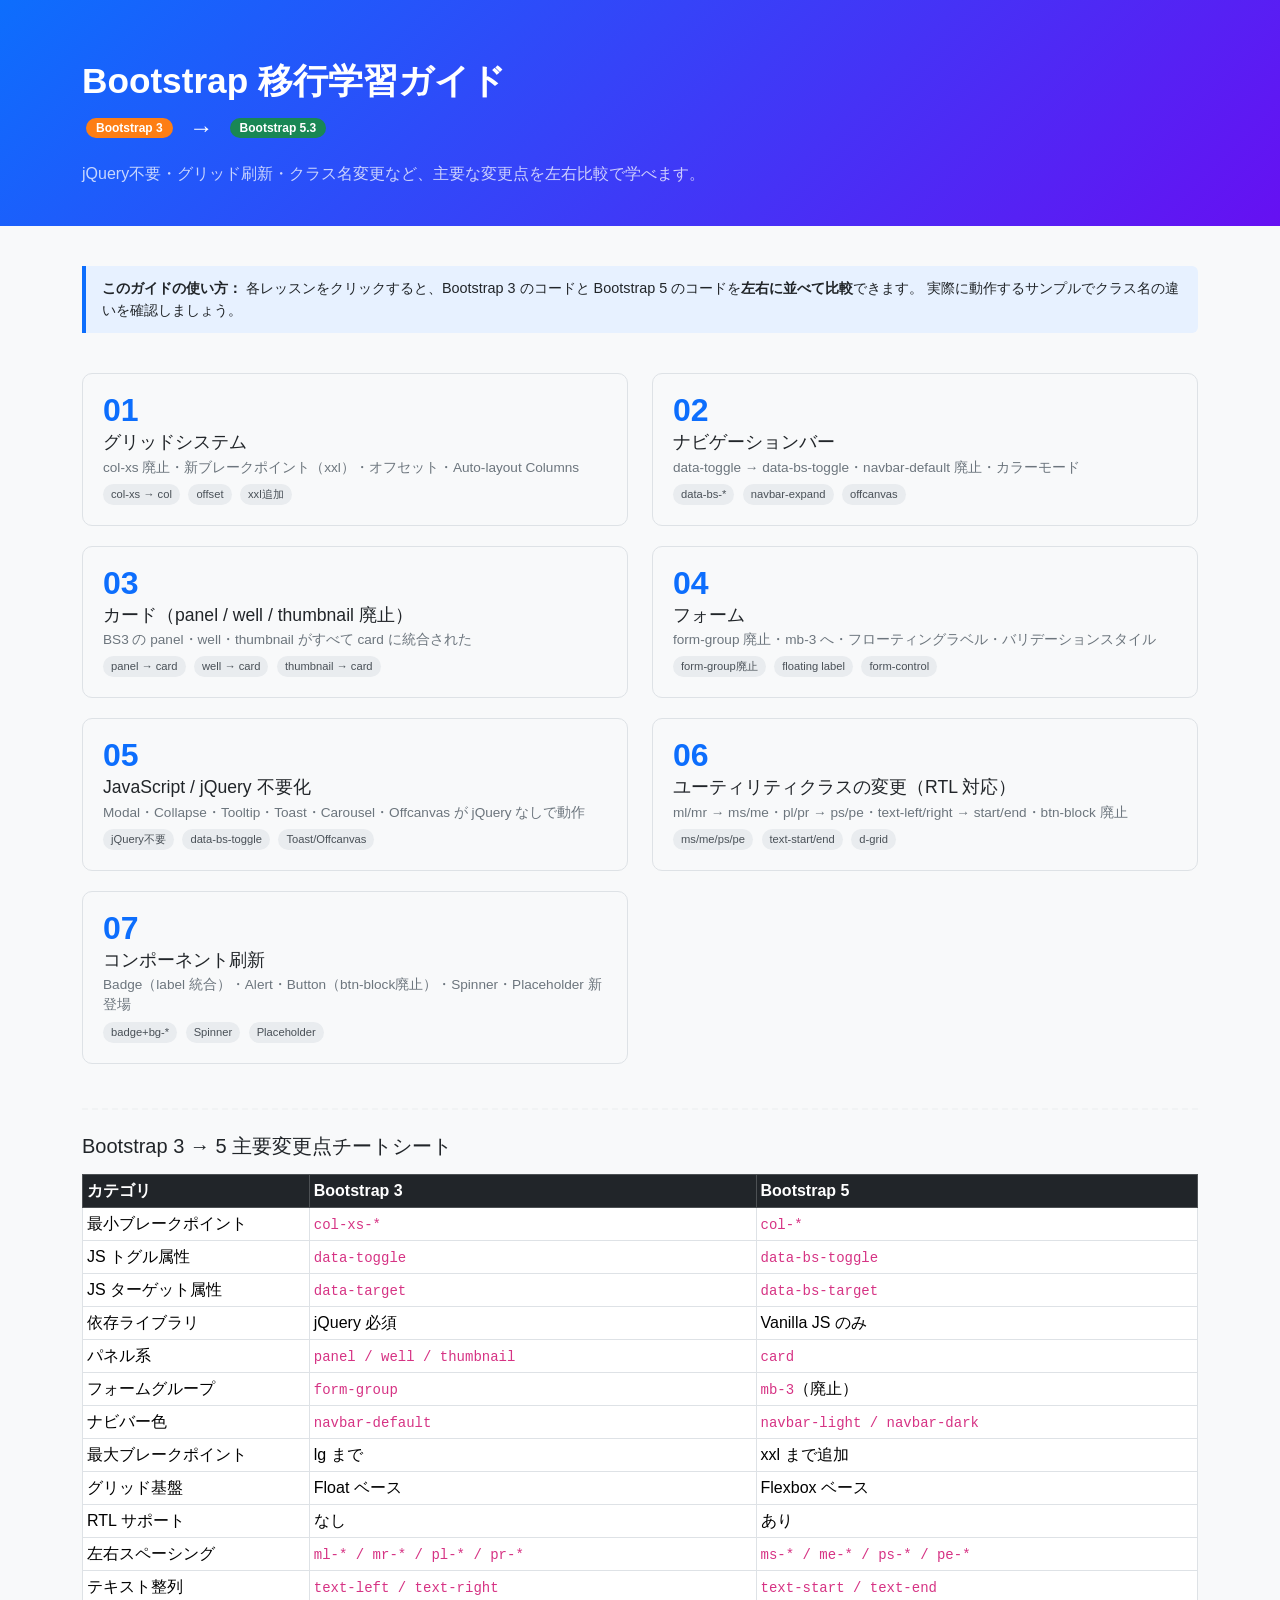
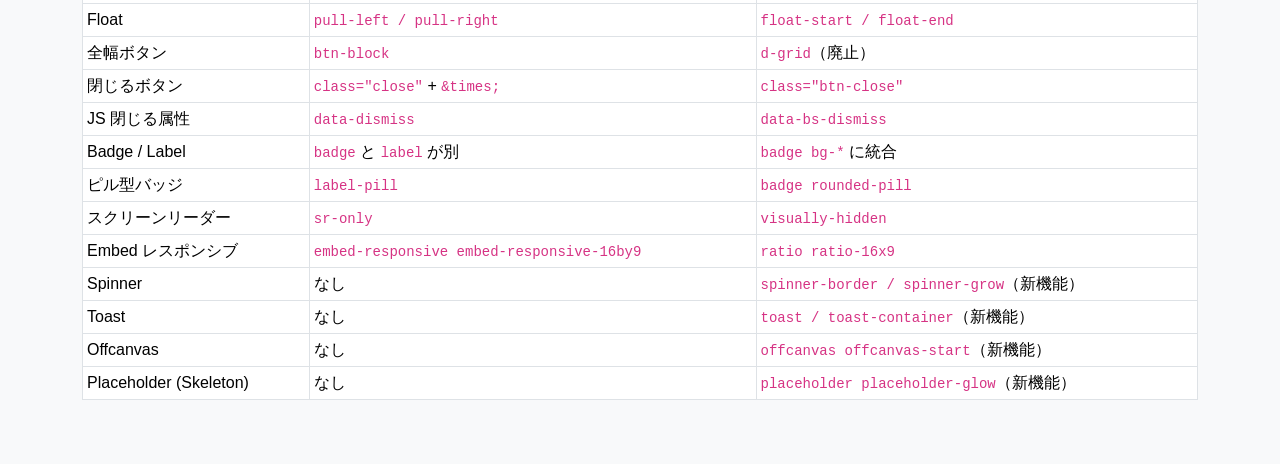
<file: index.html>
<!DOCTYPE html>
<html lang="ja">
<head>
  <meta charset="UTF-8">
  <meta name="viewport" content="width=device-width, initial-scale=1.0">
  <title>Bootstrap 3 → 5 移行学習ガイド</title>
  <link rel="stylesheet" href="https://cdn.jsdelivr.net/npm/bootstrap@5.3.3/dist/css/bootstrap.min.css">
  <link rel="stylesheet" href="css/custom.css">
  <style>
    body { background: #f8f9fa; }
    .hero {
      background: linear-gradient(135deg, #0d6efd 0%, #6610f2 100%);
      color: #fff;
      padding: 60px 0 40px;
      margin-bottom: 40px;
    }
    .hero h1 { font-size: 2.2rem; font-weight: 800; }
    .hero .badge-version {
      font-size: 0.75rem; padding: 4px 10px;
      border-radius: 20px; margin: 0 4px;
    }
    .bs3-badge { background: #fd7e14; }
    .bs5-badge { background: #198754; }
    .arrow { font-size: 1.5rem; vertical-align: middle; margin: 0 8px; }
  </style>
</head>
<body>

<div class="hero">
  <div class="container">
    <h1>Bootstrap 移行学習ガイド</h1>
    <p class="mb-3">
      <span class="badge-version badge bs3-badge">Bootstrap 3</span>
      <span class="arrow">→</span>
      <span class="badge-version badge bs5-badge">Bootstrap 5.3</span>
    </p>
    <p class="mb-0 opacity-75">
      jQuery不要・グリッド刷新・クラス名変更など、主要な変更点を左右比較で学べます。
    </p>
  </div>
</div>

<div class="container pb-5">

  <div class="row mb-4">
    <div class="col-12">
      <div class="note-box">
        <strong>このガイドの使い方：</strong>
        各レッスンをクリックすると、Bootstrap 3 のコードと Bootstrap 5 のコードを<strong>左右に並べて比較</strong>できます。
        実際に動作するサンプルでクラス名の違いを確認しましょう。
      </div>
    </div>
  </div>

  <div class="row">

    <div class="col-md-6">
      <a href="lesson1/index.html" class="lesson-card">
        <div class="lesson-num">01</div>
        <h3>グリッドシステム</h3>
        <p>col-xs 廃止・新ブレークポイント（xxl）・オフセット・Auto-layout Columns</p>
        <div>
          <span class="tag">col-xs → col</span>
          <span class="tag">offset</span>
          <span class="tag">xxl追加</span>
        </div>
      </a>
    </div>

    <div class="col-md-6">
      <a href="lesson2/index.html" class="lesson-card">
        <div class="lesson-num">02</div>
        <h3>ナビゲーションバー</h3>
        <p>data-toggle → data-bs-toggle・navbar-default 廃止・カラーモード</p>
        <div>
          <span class="tag">data-bs-*</span>
          <span class="tag">navbar-expand</span>
          <span class="tag">offcanvas</span>
        </div>
      </a>
    </div>

    <div class="col-md-6">
      <a href="lesson3/index.html" class="lesson-card">
        <div class="lesson-num">03</div>
        <h3>カード（panel / well / thumbnail 廃止）</h3>
        <p>BS3 の panel・well・thumbnail がすべて card に統合された</p>
        <div>
          <span class="tag">panel → card</span>
          <span class="tag">well → card</span>
          <span class="tag">thumbnail → card</span>
        </div>
      </a>
    </div>

    <div class="col-md-6">
      <a href="lesson4/index.html" class="lesson-card">
        <div class="lesson-num">04</div>
        <h3>フォーム</h3>
        <p>form-group 廃止・mb-3 へ・フローティングラベル・バリデーションスタイル</p>
        <div>
          <span class="tag">form-group廃止</span>
          <span class="tag">floating label</span>
          <span class="tag">form-control</span>
        </div>
      </a>
    </div>

    <div class="col-md-6">
      <a href="lesson5/index.html" class="lesson-card">
        <div class="lesson-num">05</div>
        <h3>JavaScript / jQuery 不要化</h3>
        <p>Modal・Collapse・Tooltip・Toast・Carousel・Offcanvas が jQuery なしで動作</p>
        <div>
          <span class="tag">jQuery不要</span>
          <span class="tag">data-bs-toggle</span>
          <span class="tag">Toast/Offcanvas</span>
        </div>
      </a>
    </div>

    <div class="col-md-6">
      <a href="lesson6/index.html" class="lesson-card">
        <div class="lesson-num">06</div>
        <h3>ユーティリティクラスの変更（RTL 対応）</h3>
        <p>ml/mr → ms/me・pl/pr → ps/pe・text-left/right → start/end・btn-block 廃止</p>
        <div>
          <span class="tag">ms/me/ps/pe</span>
          <span class="tag">text-start/end</span>
          <span class="tag">d-grid</span>
        </div>
      </a>
    </div>

    <div class="col-md-6">
      <a href="lesson7/index.html" class="lesson-card">
        <div class="lesson-num">07</div>
        <h3>コンポーネント刷新</h3>
        <p>Badge（label 統合）・Alert・Button（btn-block廃止）・Spinner・Placeholder 新登場</p>
        <div>
          <span class="tag">badge+bg-*</span>
          <span class="tag">Spinner</span>
          <span class="tag">Placeholder</span>
        </div>
      </a>
    </div>

  </div>

  <hr class="divider">

  <div class="row">
    <div class="col-12">
      <h5 class="mb-3">Bootstrap 3 → 5 主要変更点チートシート</h5>
      <div class="table-responsive">
        <table class="table table-bordered table-sm">
          <thead class="table-dark">
            <tr>
              <th>カテゴリ</th>
              <th>Bootstrap 3</th>
              <th>Bootstrap 5</th>
            </tr>
          </thead>
          <tbody>
            <tr>
              <td>最小ブレークポイント</td>
              <td><code>col-xs-*</code></td>
              <td><code>col-*</code></td>
            </tr>
            <tr>
              <td>JS トグル属性</td>
              <td><code>data-toggle</code></td>
              <td><code>data-bs-toggle</code></td>
            </tr>
            <tr>
              <td>JS ターゲット属性</td>
              <td><code>data-target</code></td>
              <td><code>data-bs-target</code></td>
            </tr>
            <tr>
              <td>依存ライブラリ</td>
              <td>jQuery 必須</td>
              <td>Vanilla JS のみ</td>
            </tr>
            <tr>
              <td>パネル系</td>
              <td><code>panel / well / thumbnail</code></td>
              <td><code>card</code></td>
            </tr>
            <tr>
              <td>フォームグループ</td>
              <td><code>form-group</code></td>
              <td><code>mb-3</code>（廃止）</td>
            </tr>
            <tr>
              <td>ナビバー色</td>
              <td><code>navbar-default</code></td>
              <td><code>navbar-light / navbar-dark</code></td>
            </tr>
            <tr>
              <td>最大ブレークポイント</td>
              <td>lg まで</td>
              <td>xxl まで追加</td>
            </tr>
            <tr>
              <td>グリッド基盤</td>
              <td>Float ベース</td>
              <td>Flexbox ベース</td>
            </tr>
            <tr>
              <td>RTL サポート</td>
              <td>なし</td>
              <td>あり</td>
            </tr>
            <tr>
              <td>左右スペーシング</td>
              <td><code>ml-* / mr-* / pl-* / pr-*</code></td>
              <td><code>ms-* / me-* / ps-* / pe-*</code></td>
            </tr>
            <tr>
              <td>テキスト整列</td>
              <td><code>text-left / text-right</code></td>
              <td><code>text-start / text-end</code></td>
            </tr>
            <tr>
              <td>Float</td>
              <td><code>pull-left / pull-right</code></td>
              <td><code>float-start / float-end</code></td>
            </tr>
            <tr>
              <td>全幅ボタン</td>
              <td><code>btn-block</code></td>
              <td><code>d-grid</code>（廃止）</td>
            </tr>
            <tr>
              <td>閉じるボタン</td>
              <td><code>class="close"</code> + <code>&amp;times;</code></td>
              <td><code>class="btn-close"</code></td>
            </tr>
            <tr>
              <td>JS 閉じる属性</td>
              <td><code>data-dismiss</code></td>
              <td><code>data-bs-dismiss</code></td>
            </tr>
            <tr>
              <td>Badge / Label</td>
              <td><code>badge</code> と <code>label</code> が別</td>
              <td><code>badge bg-*</code> に統合</td>
            </tr>
            <tr>
              <td>ピル型バッジ</td>
              <td><code>label-pill</code></td>
              <td><code>badge rounded-pill</code></td>
            </tr>
            <tr>
              <td>スクリーンリーダー</td>
              <td><code>sr-only</code></td>
              <td><code>visually-hidden</code></td>
            </tr>
            <tr>
              <td>Embed レスポンシブ</td>
              <td><code>embed-responsive embed-responsive-16by9</code></td>
              <td><code>ratio ratio-16x9</code></td>
            </tr>
            <tr>
              <td>Spinner</td>
              <td>なし</td>
              <td><code>spinner-border / spinner-grow</code>（新機能）</td>
            </tr>
            <tr>
              <td>Toast</td>
              <td>なし</td>
              <td><code>toast / toast-container</code>（新機能）</td>
            </tr>
            <tr>
              <td>Offcanvas</td>
              <td>なし</td>
              <td><code>offcanvas offcanvas-start</code>（新機能）</td>
            </tr>
            <tr>
              <td>Placeholder (Skeleton)</td>
              <td>なし</td>
              <td><code>placeholder placeholder-glow</code>（新機能）</td>
            </tr>
          </tbody>
        </table>
      </div>
    </div>
  </div>

</div>

<script src="https://cdn.jsdelivr.net/npm/bootstrap@5.3.3/dist/js/bootstrap.bundle.min.js"></script>
</body>
</html>
</file>
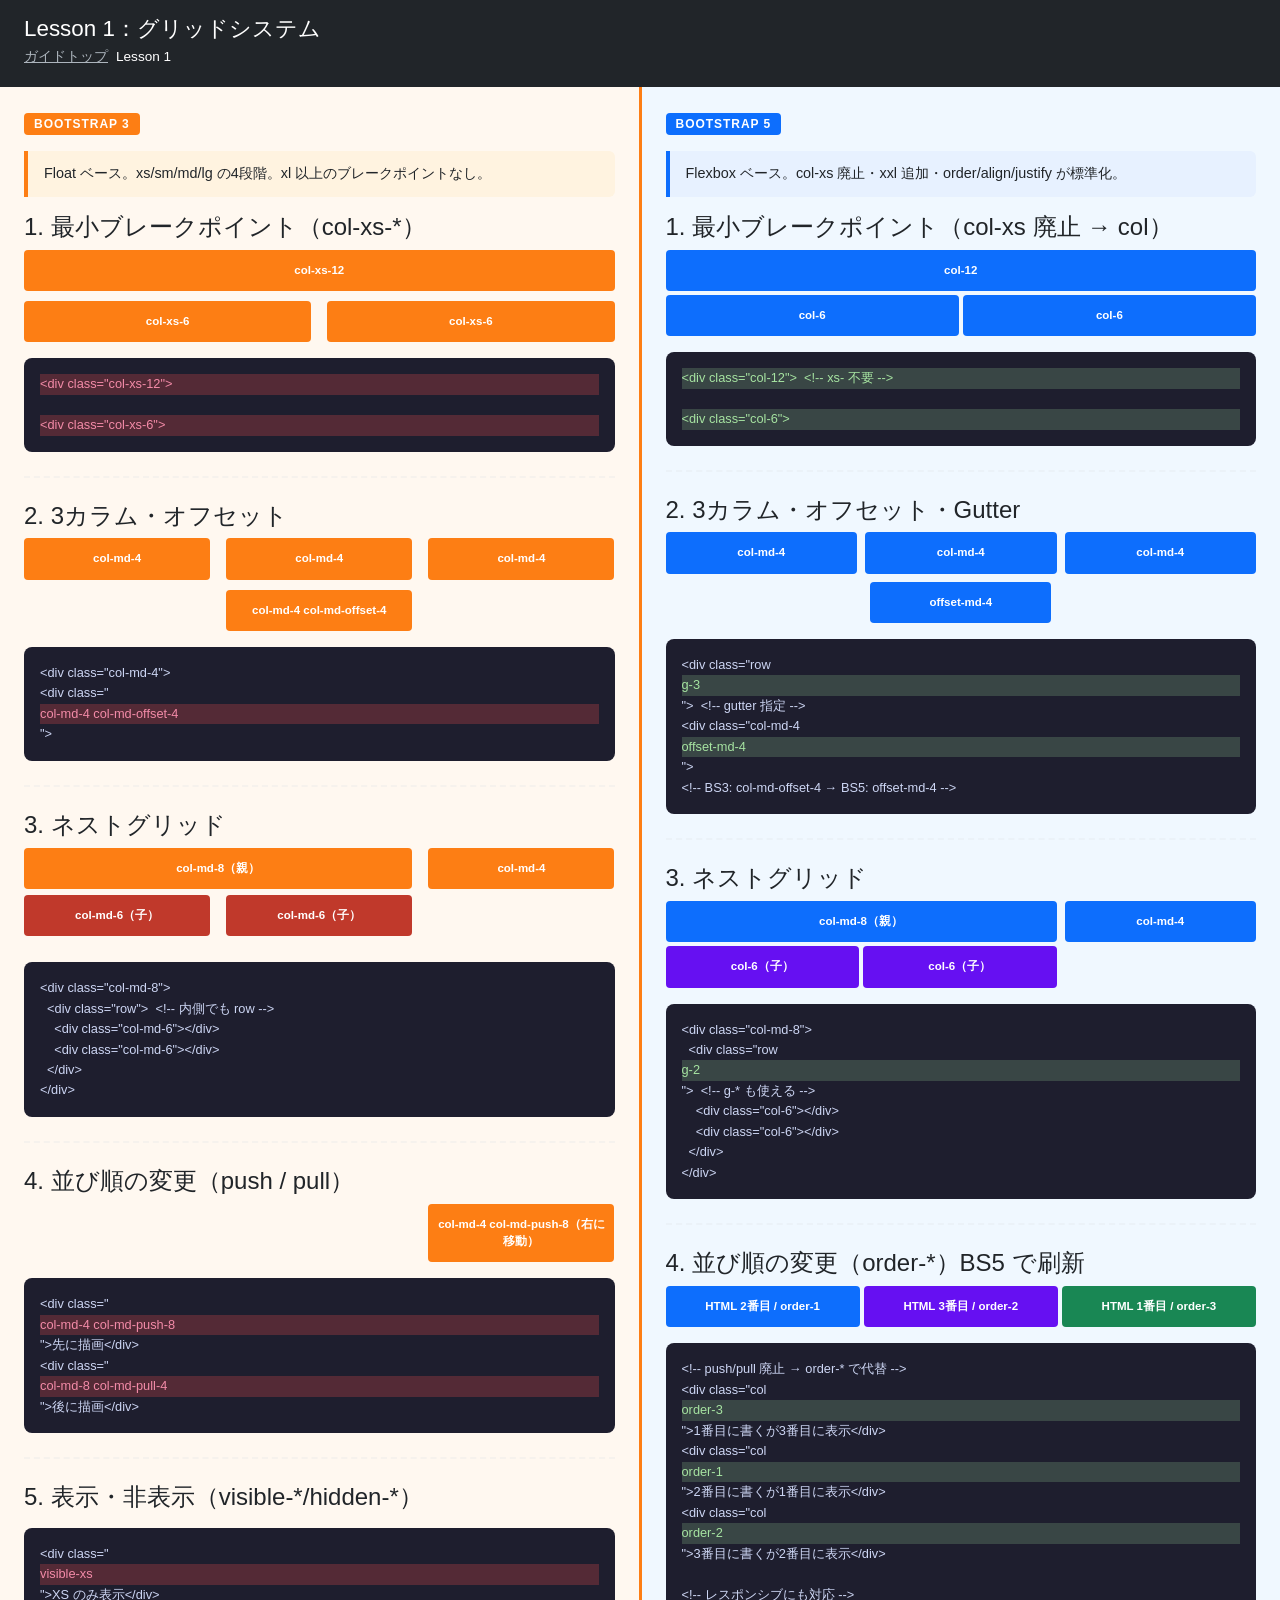
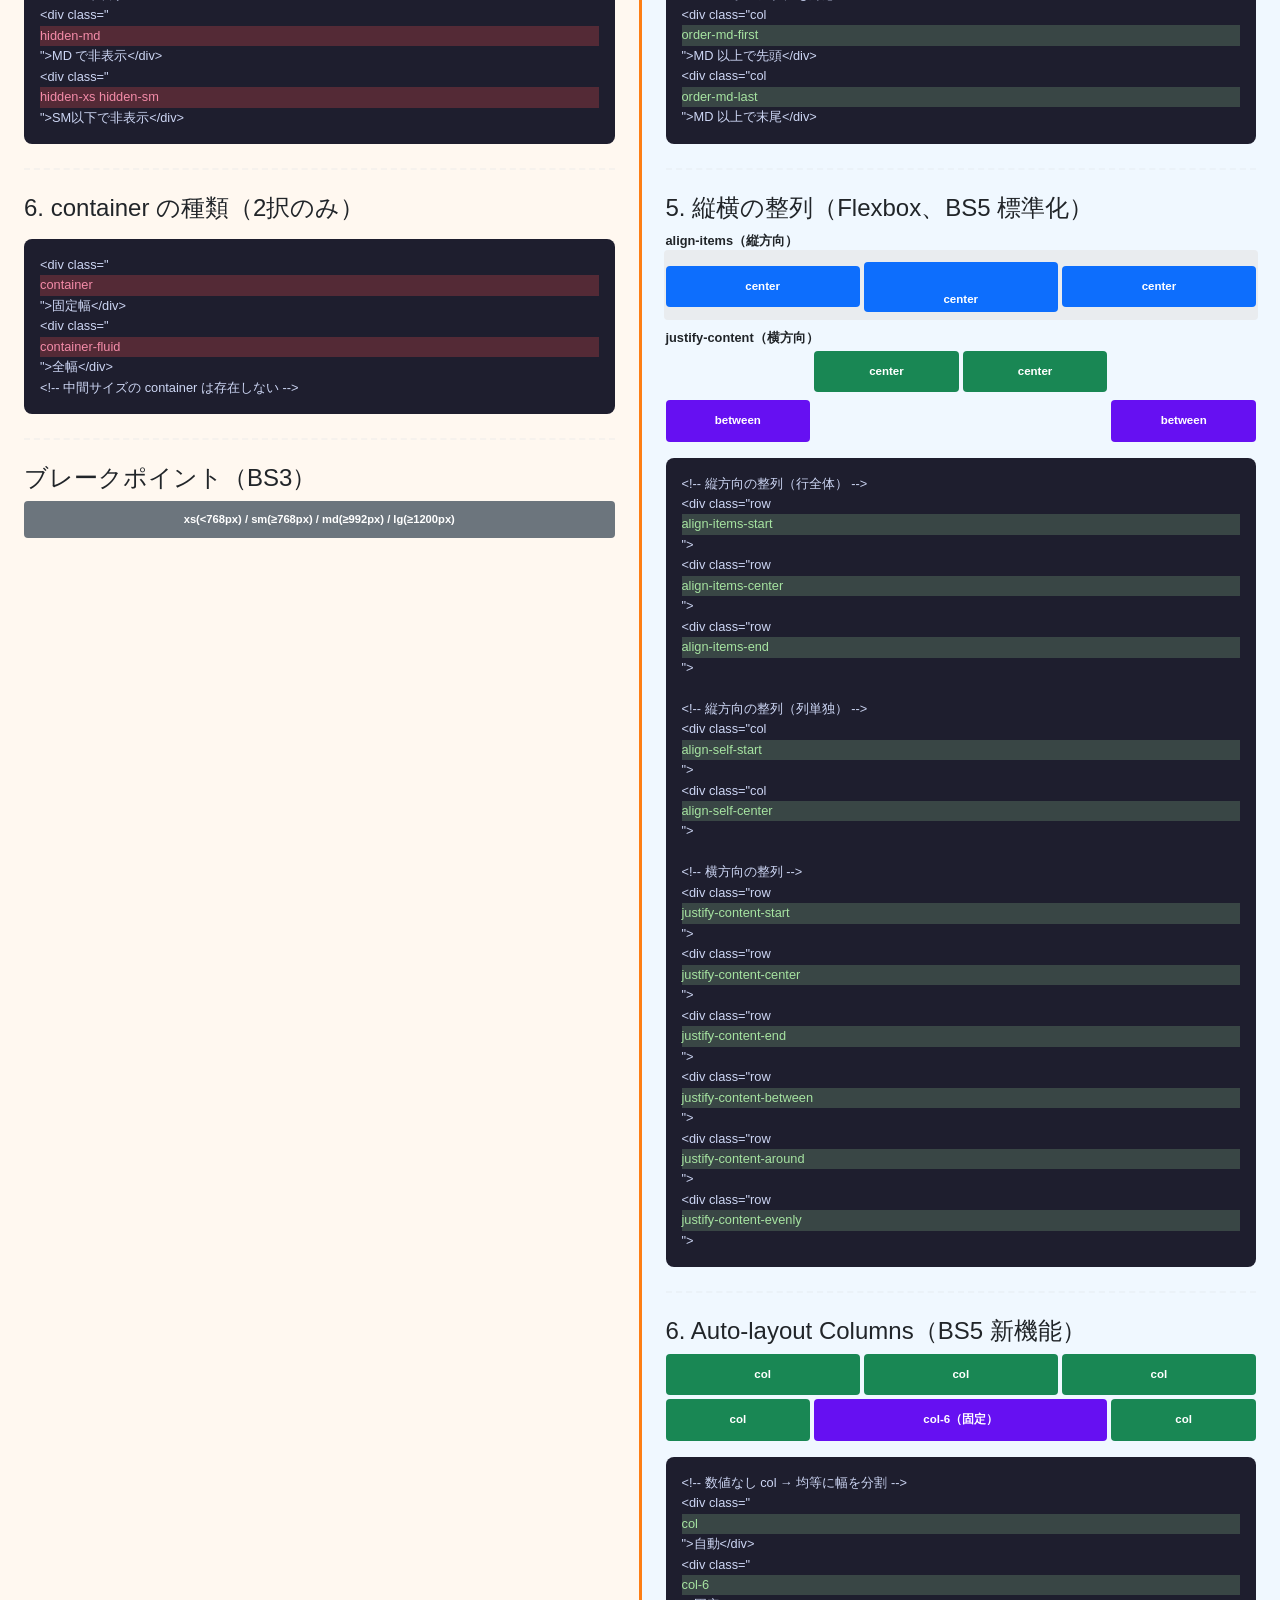
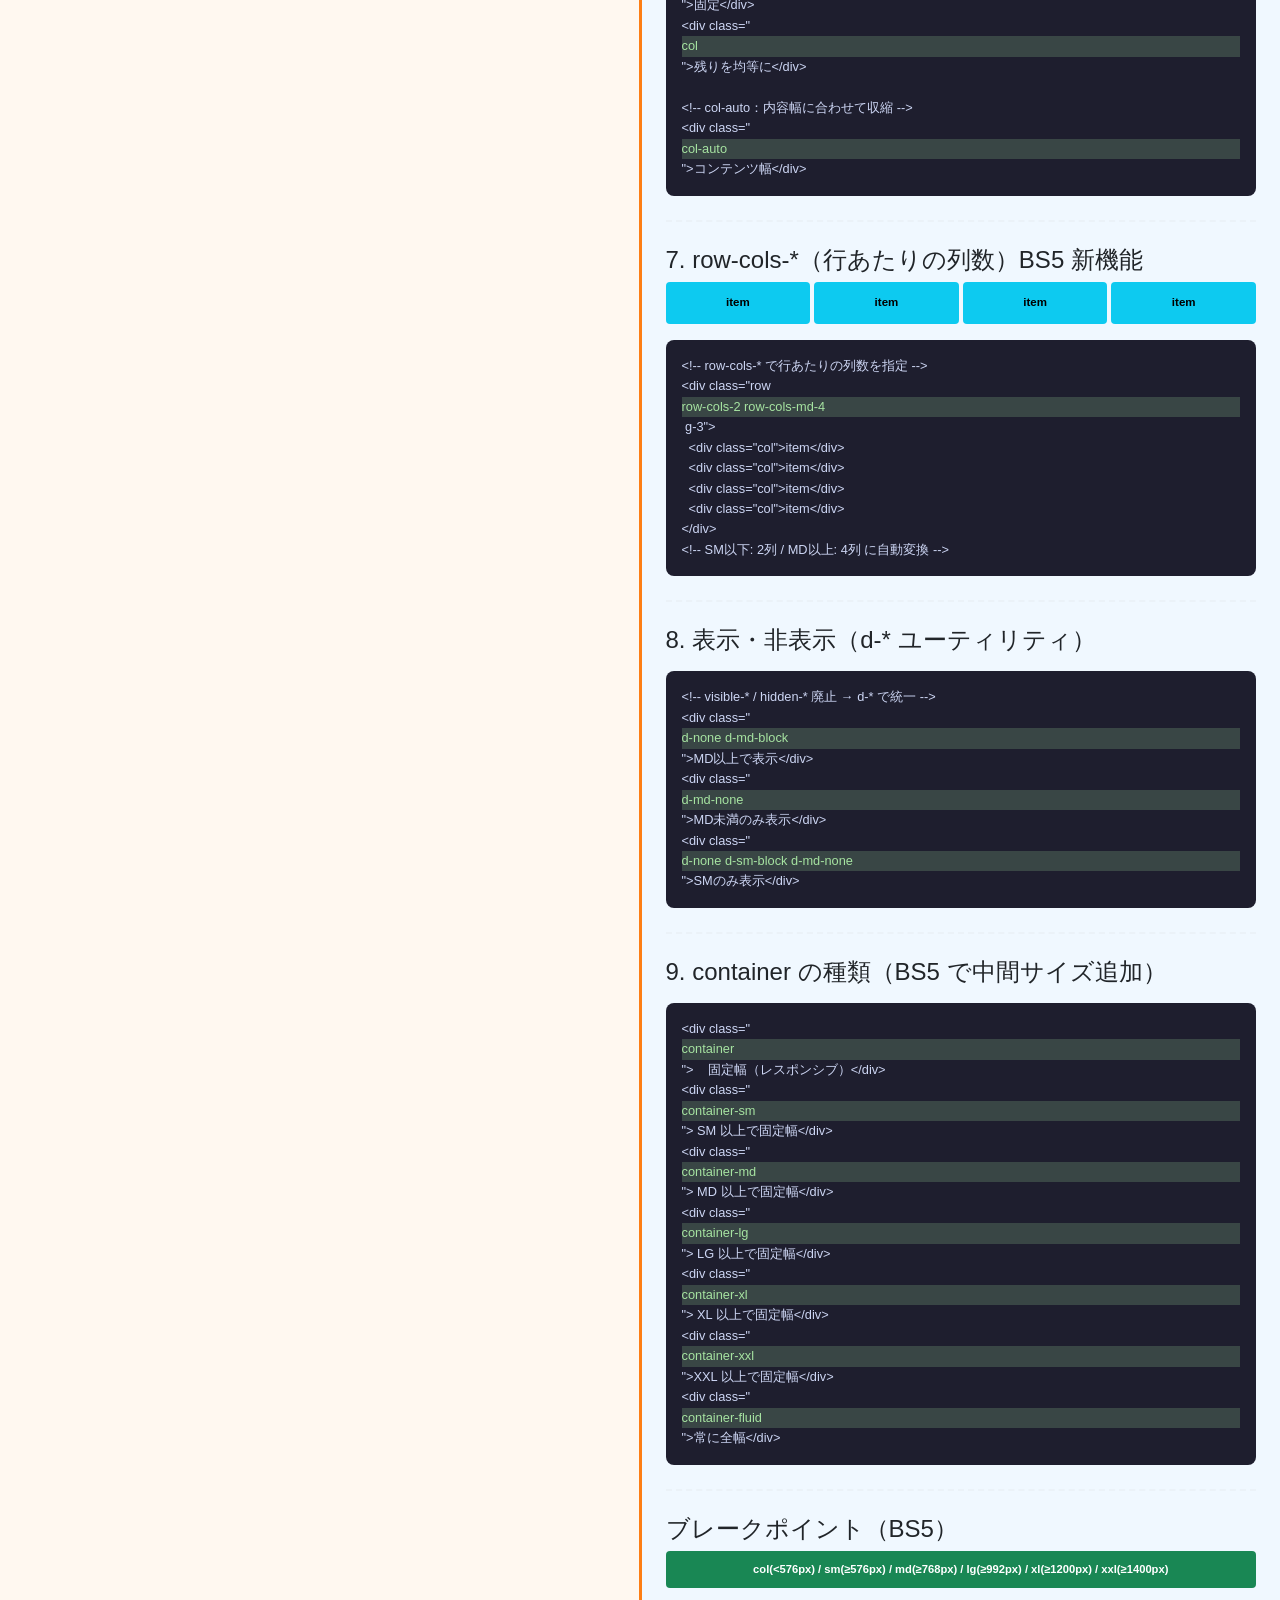
<file: lesson1/index.html>
<!DOCTYPE html>
<html lang="ja">
<head>
  <meta charset="UTF-8">
  <meta name="viewport" content="width=device-width, initial-scale=1.0">
  <title>Lesson 1: グリッドシステム | Bootstrap 移行ガイド</title>
  <link rel="stylesheet" href="../css/custom.css">
  <link rel="stylesheet" href="https://cdn.jsdelivr.net/npm/bootstrap@5.3.3/dist/css/bootstrap.min.css">
  <style>
    body { margin: 0; font-family: 'Segoe UI', sans-serif; }

    /* BS3 グリッドシミュレート */
    .bs3 .row-demo { display:flex; flex-wrap:wrap; margin:0 -8px 10px; }
    .bs3 [class*="col-"] { padding:0 8px; box-sizing:border-box; }
    .bs3 .col-xs-12 { width:100%; } .bs3 .col-xs-6 { width:50%; }
    .bs3 .col-xs-4 { width:33.333%; } .bs3 .col-xs-3 { width:25%; }
    .bs3 .col-md-1 { width:8.333%; }  .bs3 .col-md-2 { width:16.666%; }
    .bs3 .col-md-3 { width:25%; }     .bs3 .col-md-4 { width:33.333%; }
    .bs3 .col-md-6 { width:50%; }     .bs3 .col-md-8 { width:66.666%; }
    .bs3 .col-md-9 { width:75%; }     .bs3 .col-md-12 { width:100%; }

    .cell { background:#fd7e14; color:#fff; text-align:center; padding:12px 4px; border-radius:4px; font-size:0.72rem; font-weight:600; }
    .cell.blue   { background:#0d6efd; }
    .cell.green  { background:#198754; }
    .cell.purple { background:#6610f2; }
    .cell.teal   { background:#0dcaf0; color:#000; }
    .cell.gray   { background:#6c757d; }
  </style>
</head>
<body>

<div class="compare-header">
  <h1>Lesson 1：グリッドシステム</h1>
  <ol class="breadcrumb" style="background:transparent;padding:4px 0;margin:0;font-size:.85rem;">
    <li><a href="../index.html" style="color:#adb5bd;">ガイドトップ</a></li>
    <li style="color:#fff;padding-left:8px;">Lesson 1</li>
  </ol>
</div>

<div style="display:flex; min-height:calc(100vh - 64px);">

<!-- ===== LEFT: Bootstrap 3 ===== -->
<div class="pane pane-bs3 bs3" style="flex:1;overflow-y:auto;">
  <span class="pane-label">Bootstrap 3</span>
  <div class="note-box warn">Float ベース。xs/sm/md/lg の4段階。xl 以上のブレークポイントなし。</div>

  <h4>1. 最小ブレークポイント（col-xs-*）</h4>
  <div class="row-demo"><div class="col-xs-12"><div class="cell">col-xs-12</div></div></div>
  <div class="row-demo">
    <div class="col-xs-6"><div class="cell">col-xs-6</div></div>
    <div class="col-xs-6"><div class="cell">col-xs-6</div></div>
  </div>
  <div class="code-block"><span class="hl-del">&lt;div class="col-xs-12"&gt;</span>
<span class="hl-del">&lt;div class="col-xs-6"&gt;</span></div>

  <hr class="divider">

  <h4>2. 3カラム・オフセット</h4>
  <div class="row-demo">
    <div class="col-md-4"><div class="cell">col-md-4</div></div>
    <div class="col-md-4"><div class="cell">col-md-4</div></div>
    <div class="col-md-4"><div class="cell">col-md-4</div></div>
  </div>
  <div class="row-demo">
    <div class="col-md-4" style="margin-left:33.333%"><div class="cell">col-md-4 col-md-offset-4</div></div>
  </div>
  <div class="code-block">&lt;div class="col-md-4"&gt;
&lt;div class="<span class="hl-del">col-md-4 col-md-offset-4</span>"&gt;</div>

  <hr class="divider">

  <h4>3. ネストグリッド</h4>
  <div class="row-demo">
    <div class="col-md-8">
      <div class="cell" style="margin-bottom:6px;">col-md-8（親）</div>
      <div class="row-demo">
        <div class="col-md-6"><div class="cell" style="background:#c0392b;">col-md-6（子）</div></div>
        <div class="col-md-6"><div class="cell" style="background:#c0392b;">col-md-6（子）</div></div>
      </div>
    </div>
    <div class="col-md-4"><div class="cell">col-md-4</div></div>
  </div>
  <div class="code-block">&lt;div class="col-md-8"&gt;
  &lt;div class="row"&gt;  &lt;!-- 内側でも row --&gt;
    &lt;div class="col-md-6"&gt;&lt;/div&gt;
    &lt;div class="col-md-6"&gt;&lt;/div&gt;
  &lt;/div&gt;
&lt;/div&gt;</div>

  <hr class="divider">

  <h4>4. 並び順の変更（push / pull）</h4>
  <div class="row-demo">
    <div class="col-md-4" style="margin-left:66.666%"><div class="cell">col-md-4 col-md-push-8（右に移動）</div></div>
  </div>
  <div class="code-block">&lt;div class="<span class="hl-del">col-md-4 col-md-push-8</span>"&gt;先に描画&lt;/div&gt;
&lt;div class="<span class="hl-del">col-md-8 col-md-pull-4</span>"&gt;後に描画&lt;/div&gt;</div>

  <hr class="divider">

  <h4>5. 表示・非表示（visible-*/hidden-*）</h4>
  <div class="code-block">&lt;div class="<span class="hl-del">visible-xs</span>"&gt;XS のみ表示&lt;/div&gt;
&lt;div class="<span class="hl-del">hidden-md</span>"&gt;MD で非表示&lt;/div&gt;
&lt;div class="<span class="hl-del">hidden-xs hidden-sm</span>"&gt;SM以下で非表示&lt;/div&gt;</div>

  <hr class="divider">

  <h4>6. container の種類（2択のみ）</h4>
  <div class="code-block">&lt;div class="<span class="hl-del">container</span>"&gt;固定幅&lt;/div&gt;
&lt;div class="<span class="hl-del">container-fluid</span>"&gt;全幅&lt;/div&gt;
&lt;!-- 中間サイズの container は存在しない --&gt;</div>

  <hr class="divider">

  <h4>ブレークポイント（BS3）</h4>
  <div class="row-demo"><div class="col-xs-12">
    <div class="cell gray" style="font-size:.7rem;padding:10px;">
      xs(&lt;768px) / sm(≥768px) / md(≥992px) / lg(≥1200px)
    </div>
  </div></div>
</div>

<!-- ===== RIGHT: Bootstrap 5 ===== -->
<div class="pane pane-bs5" style="flex:1;overflow-y:auto;">
  <span class="pane-label">Bootstrap 5</span>
  <div class="note-box">Flexbox ベース。col-xs 廃止・xxl 追加・order/align/justify が標準化。</div>

  <h4>1. 最小ブレークポイント（col-xs 廃止 → col）</h4>
  <div class="container-fluid px-0 mb-2">
    <div class="row g-1 mb-1">
      <div class="col-12"><div class="cell blue">col-12</div></div>
    </div>
    <div class="row g-1">
      <div class="col-6"><div class="cell blue">col-6</div></div>
      <div class="col-6"><div class="cell blue">col-6</div></div>
    </div>
  </div>
  <div class="code-block"><span class="hl-add">&lt;div class="col-12"&gt;  &lt;!-- xs- 不要 --&gt;</span>
<span class="hl-add">&lt;div class="col-6"&gt;</span></div>

  <hr class="divider">

  <h4>2. 3カラム・オフセット・Gutter</h4>
  <div class="container-fluid px-0 mb-2">
    <div class="row g-2 mb-2">
      <div class="col-md-4"><div class="cell blue">col-md-4</div></div>
      <div class="col-md-4"><div class="cell blue">col-md-4</div></div>
      <div class="col-md-4"><div class="cell blue">col-md-4</div></div>
    </div>
    <div class="row">
      <div class="col-md-4 offset-md-4"><div class="cell blue">offset-md-4</div></div>
    </div>
  </div>
  <div class="code-block">&lt;div class="row <span class="hl-add">g-3</span>"&gt;  &lt;!-- gutter 指定 --&gt;
&lt;div class="col-md-4 <span class="hl-add">offset-md-4</span>"&gt;
&lt;!-- BS3: col-md-offset-4 → BS5: offset-md-4 --&gt;</div>

  <hr class="divider">

  <h4>3. ネストグリッド</h4>
  <div class="container-fluid px-0 mb-2">
    <div class="row g-2">
      <div class="col-md-8">
        <div class="cell blue mb-1">col-md-8（親）</div>
        <div class="row g-1">
          <div class="col-6"><div class="cell purple">col-6（子）</div></div>
          <div class="col-6"><div class="cell purple">col-6（子）</div></div>
        </div>
      </div>
      <div class="col-md-4"><div class="cell blue">col-md-4</div></div>
    </div>
  </div>
  <div class="code-block">&lt;div class="col-md-8"&gt;
  &lt;div class="row <span class="hl-add">g-2</span>"&gt;  &lt;!-- g-* も使える --&gt;
    &lt;div class="col-6"&gt;&lt;/div&gt;
    &lt;div class="col-6"&gt;&lt;/div&gt;
  &lt;/div&gt;
&lt;/div&gt;</div>

  <hr class="divider">

  <h4>4. 並び順の変更（order-*）BS5 で刷新</h4>
  <div class="container-fluid px-0 mb-2">
    <div class="row g-1">
      <div class="col order-3"><div class="cell green">HTML 1番目 / order-3</div></div>
      <div class="col order-1"><div class="cell blue">HTML 2番目 / order-1</div></div>
      <div class="col order-2"><div class="cell purple">HTML 3番目 / order-2</div></div>
    </div>
  </div>
  <div class="code-block">&lt;!-- push/pull 廃止 → order-* で代替 --&gt;
&lt;div class="col <span class="hl-add">order-3</span>"&gt;1番目に書くが3番目に表示&lt;/div&gt;
&lt;div class="col <span class="hl-add">order-1</span>"&gt;2番目に書くが1番目に表示&lt;/div&gt;
&lt;div class="col <span class="hl-add">order-2</span>"&gt;3番目に書くが2番目に表示&lt;/div&gt;

&lt;!-- レスポンシブにも対応 --&gt;
&lt;div class="col <span class="hl-add">order-md-first</span>"&gt;MD 以上で先頭&lt;/div&gt;
&lt;div class="col <span class="hl-add">order-md-last</span>"&gt;MD 以上で末尾&lt;/div&gt;</div>

  <hr class="divider">

  <h4>5. 縦横の整列（Flexbox、BS5 標準化）</h4>
  <div class="container-fluid px-0 mb-2">
    <p style="font-size:.8rem;margin-bottom:4px;"><strong>align-items（縦方向）</strong></p>
    <div class="row align-items-center g-1 mb-2" style="height:70px;background:#e9ecef;border-radius:4px;">
      <div class="col"><div class="cell blue">center</div></div>
      <div class="col"><div class="cell blue" style="height:50px;line-height:50px;">center</div></div>
      <div class="col"><div class="cell blue">center</div></div>
    </div>
    <p style="font-size:.8rem;margin-bottom:4px;"><strong>justify-content（横方向）</strong></p>
    <div class="row justify-content-center g-1 mb-2">
      <div class="col-3"><div class="cell green">center</div></div>
      <div class="col-3"><div class="cell green">center</div></div>
    </div>
    <div class="row justify-content-between g-1">
      <div class="col-3"><div class="cell purple">between</div></div>
      <div class="col-3"><div class="cell purple">between</div></div>
    </div>
  </div>
  <div class="code-block">&lt;!-- 縦方向の整列（行全体） --&gt;
&lt;div class="row <span class="hl-add">align-items-start</span>"&gt;
&lt;div class="row <span class="hl-add">align-items-center</span>"&gt;
&lt;div class="row <span class="hl-add">align-items-end</span>"&gt;

&lt;!-- 縦方向の整列（列単独） --&gt;
&lt;div class="col <span class="hl-add">align-self-start</span>"&gt;
&lt;div class="col <span class="hl-add">align-self-center</span>"&gt;

&lt;!-- 横方向の整列 --&gt;
&lt;div class="row <span class="hl-add">justify-content-start</span>"&gt;
&lt;div class="row <span class="hl-add">justify-content-center</span>"&gt;
&lt;div class="row <span class="hl-add">justify-content-end</span>"&gt;
&lt;div class="row <span class="hl-add">justify-content-between</span>"&gt;
&lt;div class="row <span class="hl-add">justify-content-around</span>"&gt;
&lt;div class="row <span class="hl-add">justify-content-evenly</span>"&gt;</div>

  <hr class="divider">

  <h4>6. Auto-layout Columns（BS5 新機能）</h4>
  <div class="container-fluid px-0 mb-2">
    <div class="row g-1 mb-1">
      <div class="col"><div class="cell green">col</div></div>
      <div class="col"><div class="cell green">col</div></div>
      <div class="col"><div class="cell green">col</div></div>
    </div>
    <div class="row g-1">
      <div class="col"><div class="cell green">col</div></div>
      <div class="col-6"><div class="cell purple">col-6（固定）</div></div>
      <div class="col"><div class="cell green">col</div></div>
    </div>
  </div>
  <div class="code-block">&lt;!-- 数値なし col → 均等に幅を分割 --&gt;
&lt;div class="<span class="hl-add">col</span>"&gt;自動&lt;/div&gt;
&lt;div class="<span class="hl-add">col-6</span>"&gt;固定&lt;/div&gt;
&lt;div class="<span class="hl-add">col</span>"&gt;残りを均等に&lt;/div&gt;

&lt;!-- col-auto：内容幅に合わせて収縮 --&gt;
&lt;div class="<span class="hl-add">col-auto</span>"&gt;コンテンツ幅&lt;/div&gt;</div>

  <hr class="divider">

  <h4>7. row-cols-*（行あたりの列数）BS5 新機能</h4>
  <div class="container-fluid px-0 mb-2">
    <div class="row row-cols-2 row-cols-md-4 g-1">
      <div class="col"><div class="cell teal">item</div></div>
      <div class="col"><div class="cell teal">item</div></div>
      <div class="col"><div class="cell teal">item</div></div>
      <div class="col"><div class="cell teal">item</div></div>
    </div>
  </div>
  <div class="code-block">&lt;!-- row-cols-* で行あたりの列数を指定 --&gt;
&lt;div class="row <span class="hl-add">row-cols-2 row-cols-md-4</span> g-3"&gt;
  &lt;div class="col"&gt;item&lt;/div&gt;
  &lt;div class="col"&gt;item&lt;/div&gt;
  &lt;div class="col"&gt;item&lt;/div&gt;
  &lt;div class="col"&gt;item&lt;/div&gt;
&lt;/div&gt;
&lt;!-- SM以下: 2列 / MD以上: 4列 に自動変換 --&gt;</div>

  <hr class="divider">

  <h4>8. 表示・非表示（d-* ユーティリティ）</h4>
  <div class="code-block">&lt;!-- visible-* / hidden-* 廃止 → d-* で統一 --&gt;
&lt;div class="<span class="hl-add">d-none d-md-block</span>"&gt;MD以上で表示&lt;/div&gt;
&lt;div class="<span class="hl-add">d-md-none</span>"&gt;MD未満のみ表示&lt;/div&gt;
&lt;div class="<span class="hl-add">d-none d-sm-block d-md-none</span>"&gt;SMのみ表示&lt;/div&gt;</div>

  <hr class="divider">

  <h4>9. container の種類（BS5 で中間サイズ追加）</h4>
  <div class="code-block">&lt;div class="<span class="hl-add">container</span>"&gt;    固定幅（レスポンシブ）&lt;/div&gt;
&lt;div class="<span class="hl-add">container-sm</span>"&gt; SM 以上で固定幅&lt;/div&gt;
&lt;div class="<span class="hl-add">container-md</span>"&gt; MD 以上で固定幅&lt;/div&gt;
&lt;div class="<span class="hl-add">container-lg</span>"&gt; LG 以上で固定幅&lt;/div&gt;
&lt;div class="<span class="hl-add">container-xl</span>"&gt; XL 以上で固定幅&lt;/div&gt;
&lt;div class="<span class="hl-add">container-xxl</span>"&gt;XXL 以上で固定幅&lt;/div&gt;
&lt;div class="<span class="hl-add">container-fluid</span>"&gt;常に全幅&lt;/div&gt;</div>

  <hr class="divider">

  <h4>ブレークポイント（BS5）</h4>
  <div class="container-fluid px-0">
    <div class="row g-1">
      <div class="col-12"><div class="cell green" style="font-size:.7rem;padding:10px;">
        col(&lt;576px) / sm(≥576px) / md(≥768px) / lg(≥992px) / xl(≥1200px) / <strong>xxl(≥1400px)</strong>
      </div></div>
    </div>
  </div>
</div>

</div><!-- /flex -->
<script src="https://cdn.jsdelivr.net/npm/bootstrap@5.3.3/dist/js/bootstrap.bundle.min.js"></script>
</body>
</html>
</file>
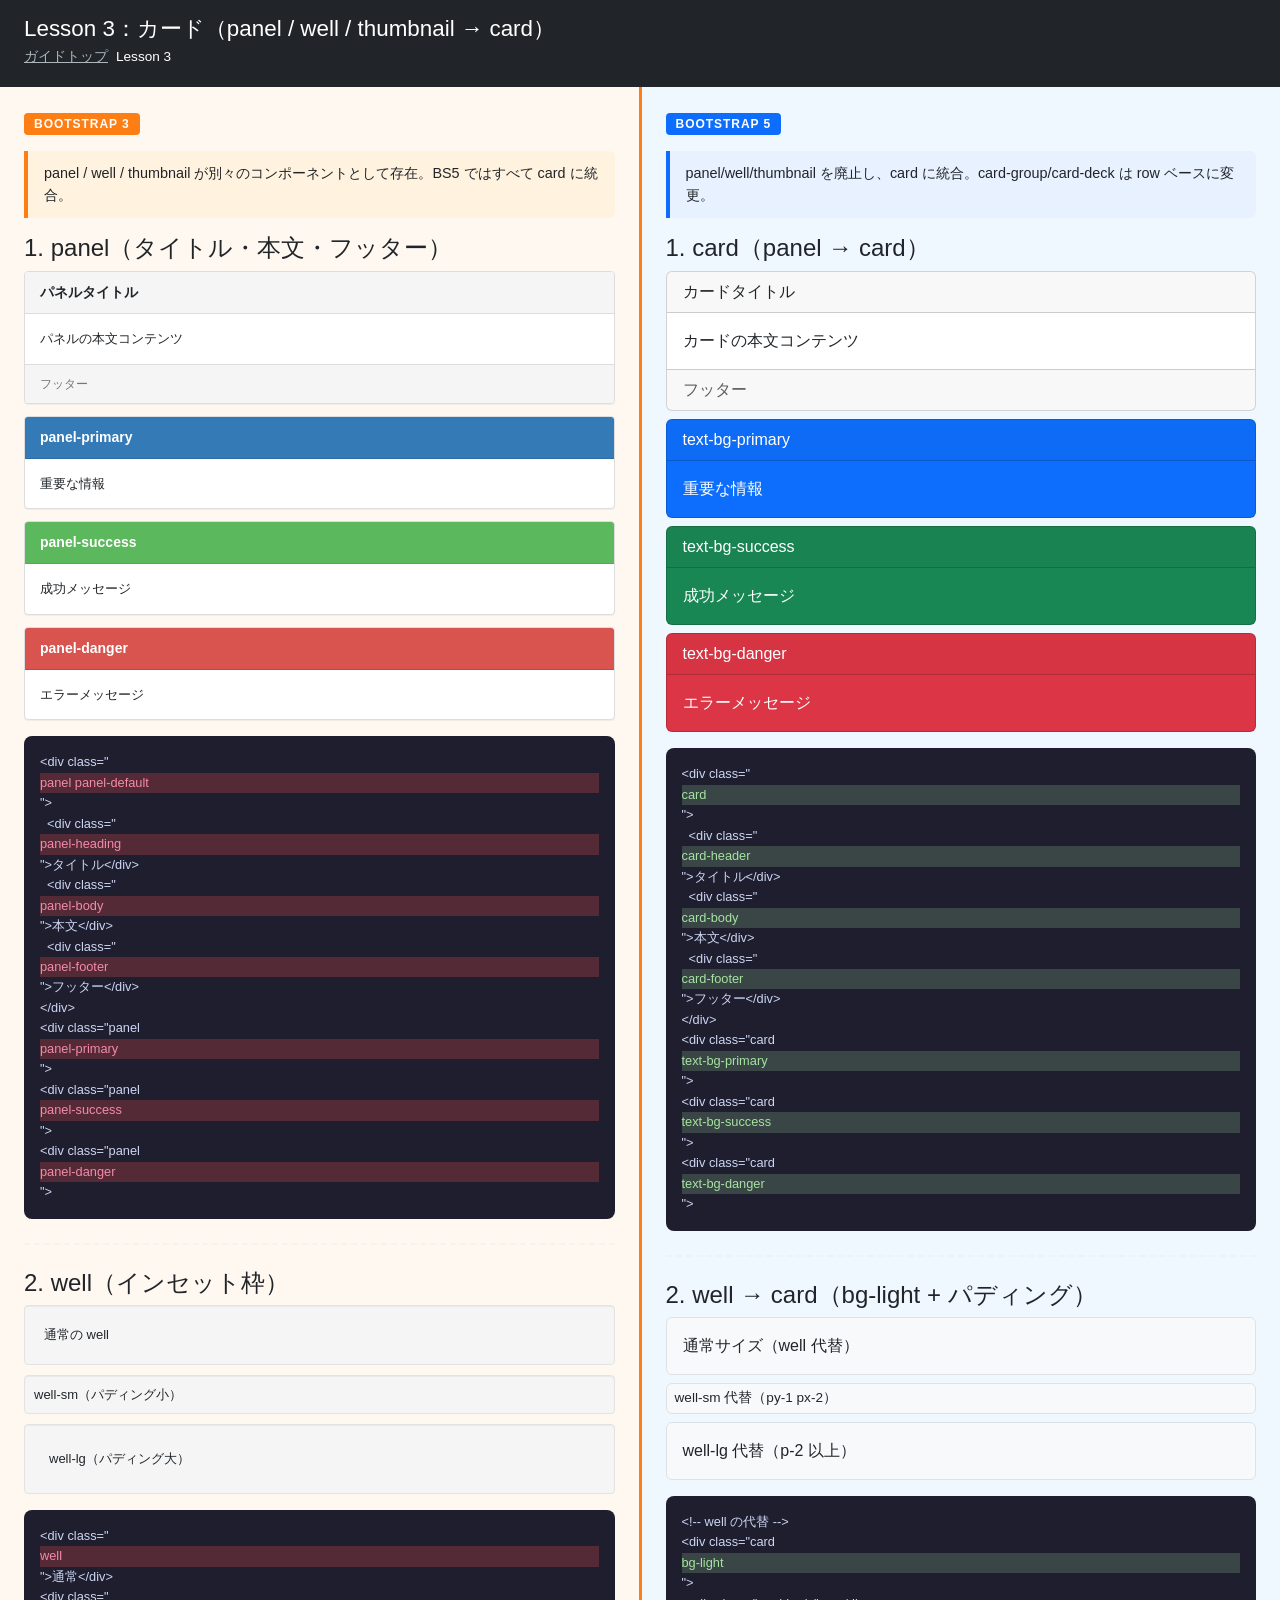
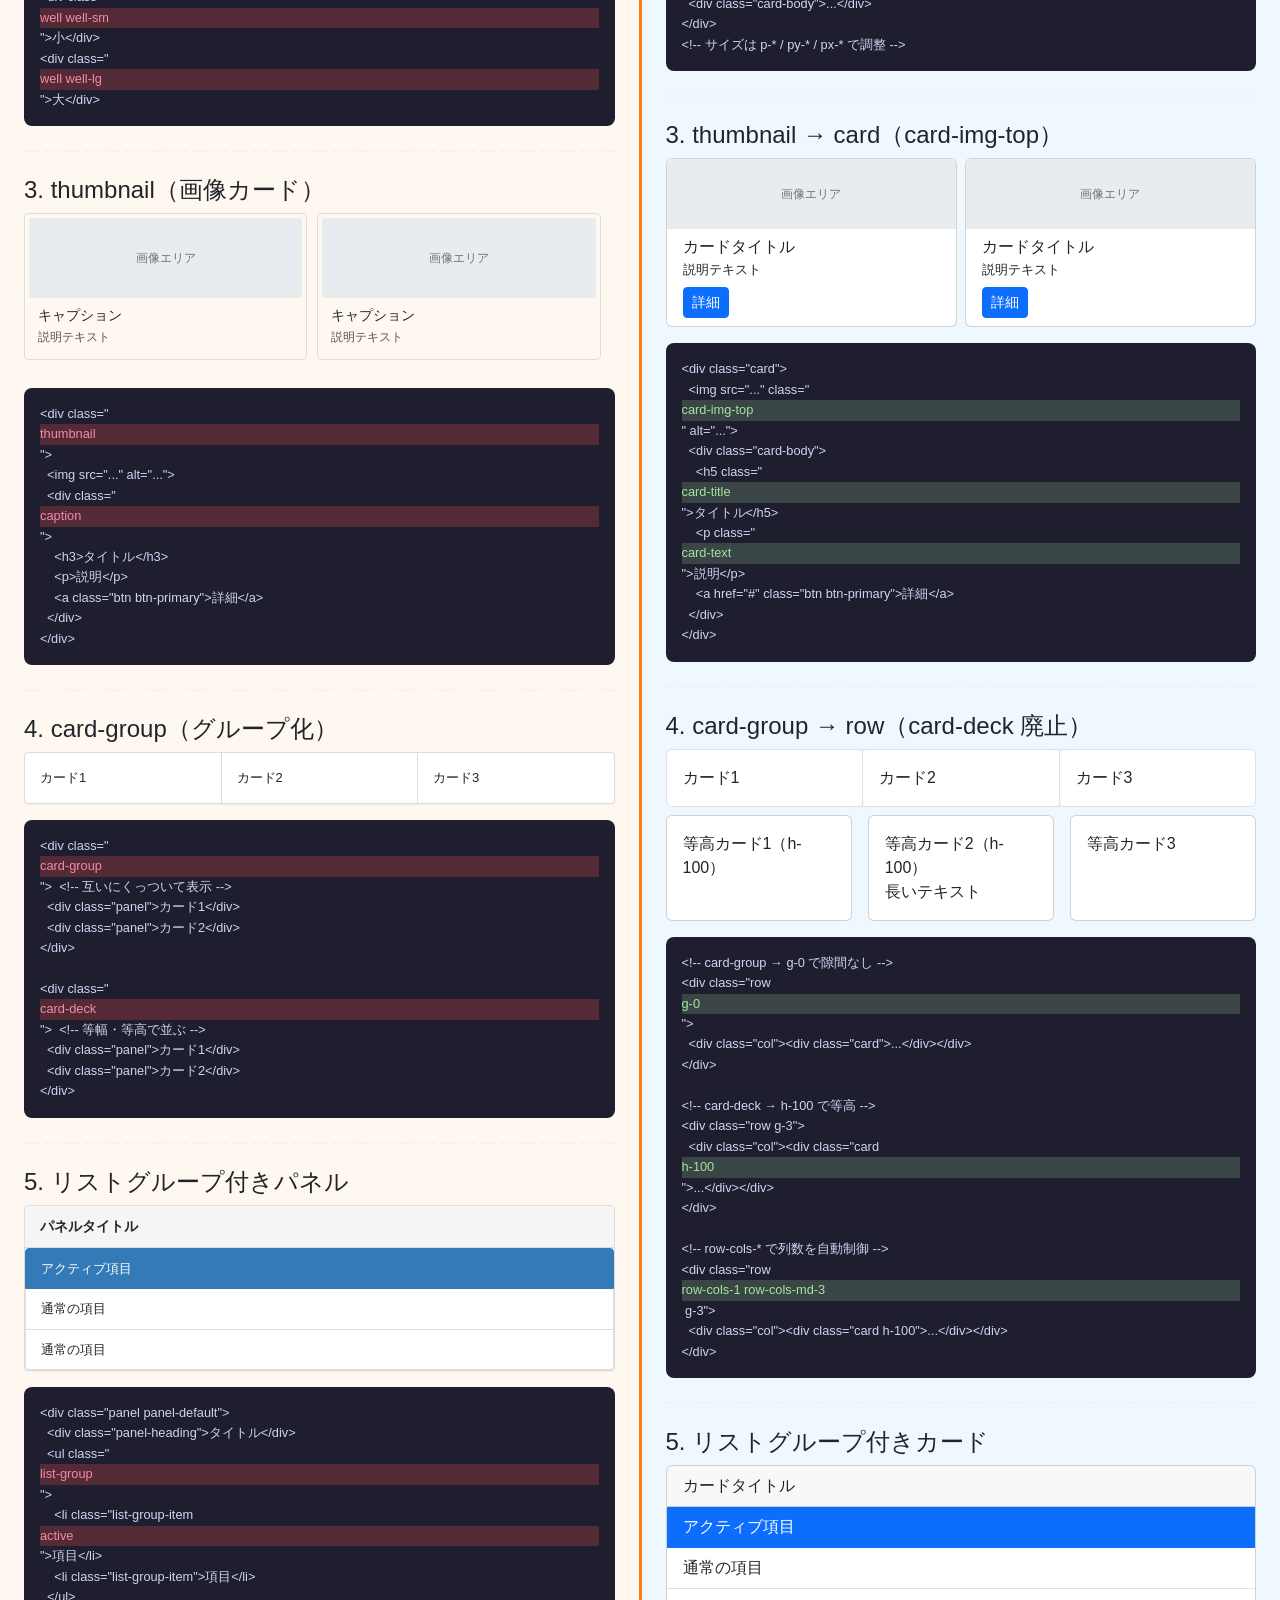
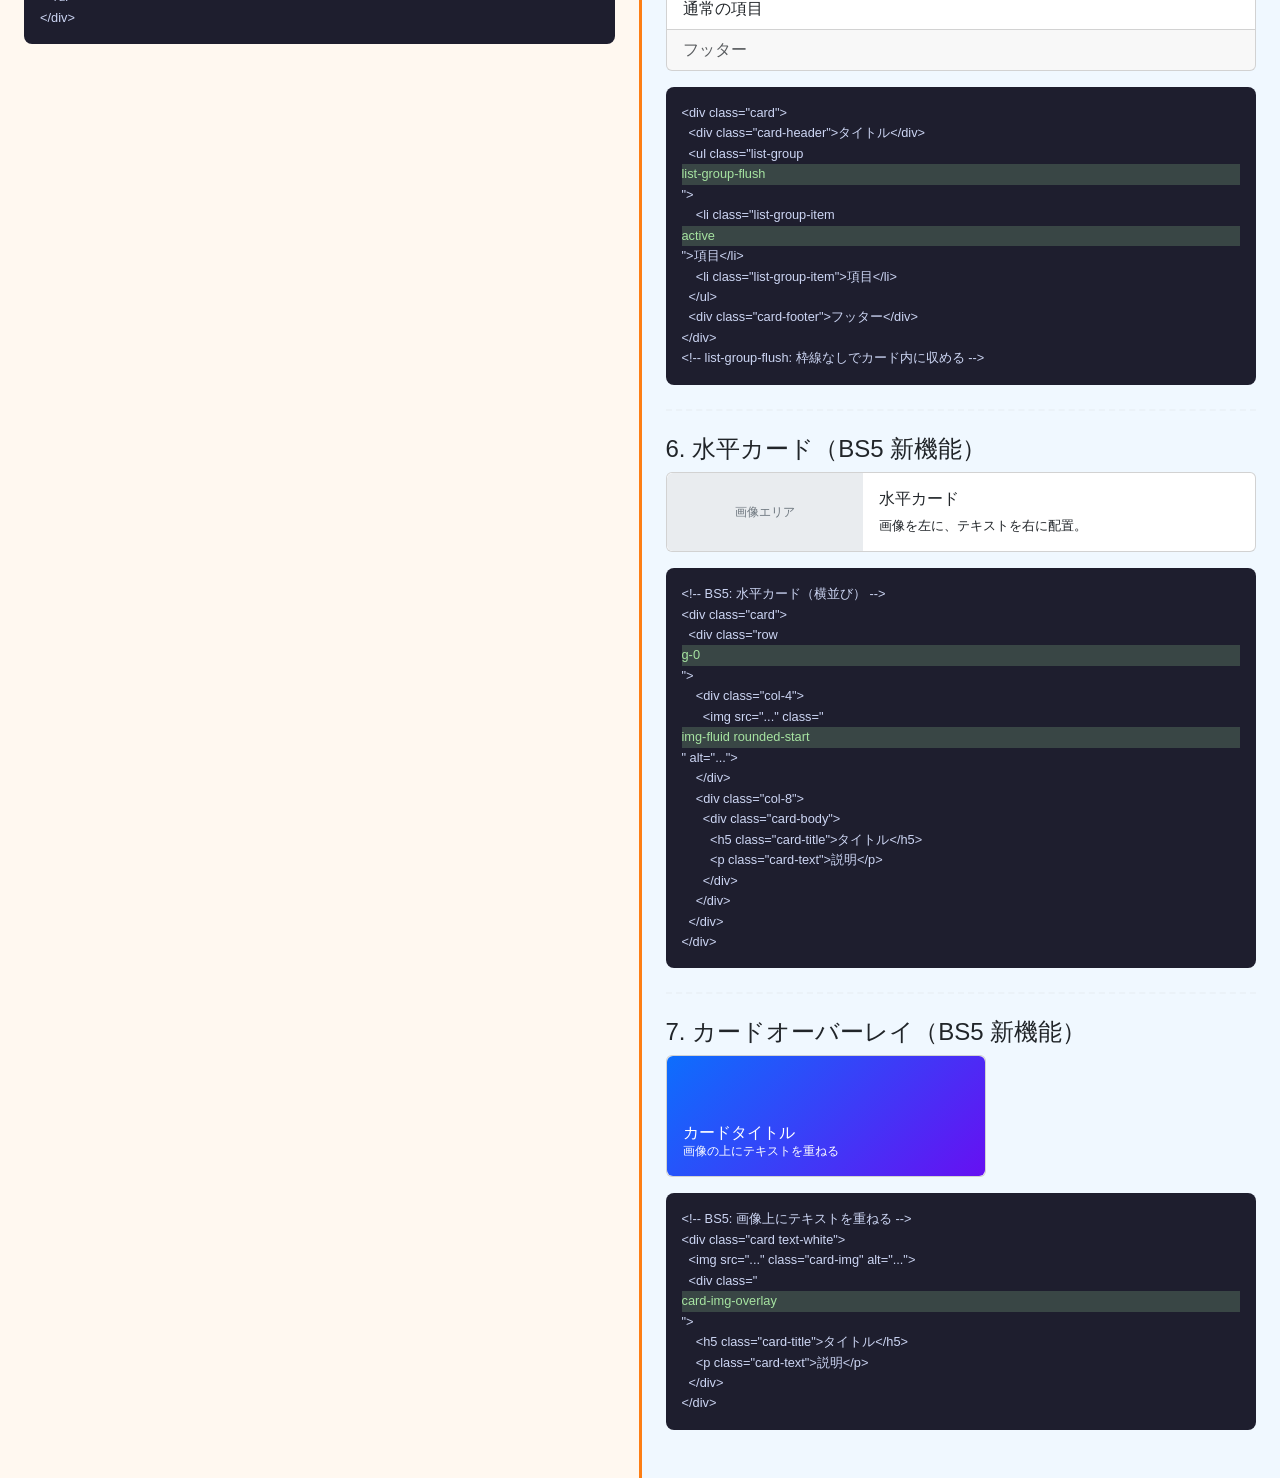
<file: lesson3/index.html>
<!DOCTYPE html>
<html lang="ja">
<head>
  <meta charset="UTF-8">
  <meta name="viewport" content="width=device-width, initial-scale=1.0">
  <title>Lesson 3: カード | Bootstrap 移行ガイド</title>
  <link rel="stylesheet" href="../css/custom.css">
  <link rel="stylesheet" href="https://cdn.jsdelivr.net/npm/bootstrap@5.3.3/dist/css/bootstrap.min.css">
  <style>
    body { margin: 0; font-family: 'Segoe UI', sans-serif; }

    /* BS3 panel */
    .bs3-panel { border:1px solid #ddd; border-radius:4px; margin-bottom:12px; background:#fff; box-shadow:0 1px 1px rgba(0,0,0,.05); }
    .bs3-panel .ph { padding:10px 15px; border-bottom:1px solid #ddd; border-radius:3px 3px 0 0; background:#f5f5f5; font-weight:600; font-size:14px; }
    .bs3-panel .ph.primary { background:#337ab7; border-color:#2e6da4; color:#fff; }
    .bs3-panel .ph.success { background:#5cb85c; border-color:#4cae4c; color:#fff; }
    .bs3-panel .ph.danger  { background:#d9534f; border-color:#d43f3a; color:#fff; }
    .bs3-panel .pb { padding:15px; font-size:13px; }
    .bs3-panel .pf { padding:10px 15px; background:#f5f5f5; border-top:1px solid #ddd; border-radius:0 0 3px 3px; font-size:12px; color:#777; }

    /* BS3 well */
    .bs3-well { background:#f5f5f5; border:1px solid #e3e3e3; border-radius:4px; padding:19px; margin-bottom:10px; box-shadow:inset 0 1px 1px rgba(0,0,0,.05); font-size:13px; }

    /* BS3 thumbnail */
    .bs3-thumb { border:1px solid #ddd; border-radius:4px; padding:4px; margin-bottom:12px; }
    .bs3-thumb .img-area { background:#e9ecef; height:80px; border-radius:2px; display:flex; align-items:center; justify-content:center; color:#6c757d; font-size:12px; }
    .bs3-thumb .caption { padding:9px; }
    .bs3-thumb .caption h5 { margin:0 0 4px; font-size:14px; }
    .bs3-thumb .caption p { margin:0; font-size:12px; color:#555; }

    /* BS3 card-group/deck */
    .bs3-card-group { display:flex; gap:0; margin-bottom:12px; }
    .bs3-card-group .bs3-panel { flex:1; border-radius:0; margin:0; }
    .bs3-card-group .bs3-panel:first-child { border-radius:4px 0 0 4px; }
    .bs3-card-group .bs3-panel:last-child  { border-radius:0 4px 4px 0; }
    .bs3-card-deck { display:flex; gap:12px; margin-bottom:12px; }
    .bs3-card-deck .bs3-panel { flex:1; }

    /* BS3 list-group */
    .bs3-list-group { padding:0; margin:0; list-style:none; }
    .bs3-list-group li { padding:10px 15px; border:1px solid #ddd; border-top:none; font-size:13px; }
    .bs3-list-group li:first-child { border-top:1px solid #ddd; border-radius:4px 4px 0 0; }
    .bs3-list-group li:last-child { border-radius:0 0 4px 4px; }
    .bs3-list-group li.active { background:#337ab7; border-color:#337ab7; color:#fff; }
  </style>
</head>
<body>

<div class="compare-header">
  <h1>Lesson 3：カード（panel / well / thumbnail → card）</h1>
  <ol class="breadcrumb" style="background:transparent;padding:4px 0;margin:0;font-size:.85rem;">
    <li><a href="../index.html" style="color:#adb5bd;">ガイドトップ</a></li>
    <li style="color:#fff;padding-left:8px;">Lesson 3</li>
  </ol>
</div>

<div style="display:flex; min-height:calc(100vh - 64px);">

<!-- ===== LEFT: Bootstrap 3 ===== -->
<div class="pane pane-bs3" style="flex:1;overflow-y:auto;">
  <span class="pane-label">Bootstrap 3</span>
  <div class="note-box warn">panel / well / thumbnail が別々のコンポーネントとして存在。BS5 ではすべて card に統合。</div>

  <h4>1. panel（タイトル・本文・フッター）</h4>
  <div class="bs3-panel">
    <div class="ph">パネルタイトル</div>
    <div class="pb">パネルの本文コンテンツ</div>
    <div class="pf">フッター</div>
  </div>
  <div class="bs3-panel"><div class="ph primary">panel-primary</div><div class="pb">重要な情報</div></div>
  <div class="bs3-panel"><div class="ph success">panel-success</div><div class="pb">成功メッセージ</div></div>
  <div class="bs3-panel"><div class="ph danger">panel-danger</div><div class="pb">エラーメッセージ</div></div>
  <div class="code-block">&lt;div class="<span class="hl-del">panel panel-default</span>"&gt;
  &lt;div class="<span class="hl-del">panel-heading</span>"&gt;タイトル&lt;/div&gt;
  &lt;div class="<span class="hl-del">panel-body</span>"&gt;本文&lt;/div&gt;
  &lt;div class="<span class="hl-del">panel-footer</span>"&gt;フッター&lt;/div&gt;
&lt;/div&gt;
&lt;div class="panel <span class="hl-del">panel-primary</span>"&gt;
&lt;div class="panel <span class="hl-del">panel-success</span>"&gt;
&lt;div class="panel <span class="hl-del">panel-danger</span>"&gt;</div>

  <hr class="divider">

  <h4>2. well（インセット枠）</h4>
  <div class="bs3-well">通常の well</div>
  <div class="bs3-well" style="padding:9px;">well-sm（パディング小）</div>
  <div class="bs3-well" style="padding:24px;">well-lg（パディング大）</div>
  <div class="code-block">&lt;div class="<span class="hl-del">well</span>"&gt;通常&lt;/div&gt;
&lt;div class="<span class="hl-del">well well-sm</span>"&gt;小&lt;/div&gt;
&lt;div class="<span class="hl-del">well well-lg</span>"&gt;大&lt;/div&gt;</div>

  <hr class="divider">

  <h4>3. thumbnail（画像カード）</h4>
  <div style="display:flex;gap:10px;">
    <div class="bs3-thumb" style="width:48%;">
      <div class="img-area">画像エリア</div>
      <div class="caption"><h5>キャプション</h5><p>説明テキスト</p></div>
    </div>
    <div class="bs3-thumb" style="width:48%;">
      <div class="img-area">画像エリア</div>
      <div class="caption"><h5>キャプション</h5><p>説明テキスト</p></div>
    </div>
  </div>
  <div class="code-block">&lt;div class="<span class="hl-del">thumbnail</span>"&gt;
  &lt;img src="..." alt="..."&gt;
  &lt;div class="<span class="hl-del">caption</span>"&gt;
    &lt;h3&gt;タイトル&lt;/h3&gt;
    &lt;p&gt;説明&lt;/p&gt;
    &lt;a class="btn btn-primary"&gt;詳細&lt;/a&gt;
  &lt;/div&gt;
&lt;/div&gt;</div>

  <hr class="divider">

  <h4>4. card-group（グループ化）</h4>
  <div class="bs3-card-group">
    <div class="bs3-panel"><div class="pb">カード1</div></div>
    <div class="bs3-panel" style="border-left:none;"><div class="pb">カード2</div></div>
    <div class="bs3-panel" style="border-left:none;"><div class="pb">カード3</div></div>
  </div>
  <div class="code-block">&lt;div class="<span class="hl-del">card-group</span>"&gt;  &lt;!-- 互いにくっついて表示 --&gt;
  &lt;div class="panel"&gt;カード1&lt;/div&gt;
  &lt;div class="panel"&gt;カード2&lt;/div&gt;
&lt;/div&gt;

&lt;div class="<span class="hl-del">card-deck</span>"&gt;  &lt;!-- 等幅・等高で並ぶ --&gt;
  &lt;div class="panel"&gt;カード1&lt;/div&gt;
  &lt;div class="panel"&gt;カード2&lt;/div&gt;
&lt;/div&gt;</div>

  <hr class="divider">

  <h4>5. リストグループ付きパネル</h4>
  <div class="bs3-panel">
    <div class="ph">パネルタイトル</div>
    <ul class="bs3-list-group" style="margin:0;">
      <li class="active">アクティブ項目</li>
      <li>通常の項目</li>
      <li>通常の項目</li>
    </ul>
  </div>
  <div class="code-block">&lt;div class="panel panel-default"&gt;
  &lt;div class="panel-heading"&gt;タイトル&lt;/div&gt;
  &lt;ul class="<span class="hl-del">list-group</span>"&gt;
    &lt;li class="list-group-item <span class="hl-del">active</span>"&gt;項目&lt;/li&gt;
    &lt;li class="list-group-item"&gt;項目&lt;/li&gt;
  &lt;/ul&gt;
&lt;/div&gt;</div>
</div>

<!-- ===== RIGHT: Bootstrap 5 ===== -->
<div class="pane pane-bs5" style="flex:1;overflow-y:auto;">
  <span class="pane-label">Bootstrap 5</span>
  <div class="note-box">panel/well/thumbnail を廃止し、card に統合。card-group/card-deck は row ベースに変更。</div>

  <h4>1. card（panel → card）</h4>
  <div class="card mb-2">
    <div class="card-header">カードタイトル</div>
    <div class="card-body">カードの本文コンテンツ</div>
    <div class="card-footer text-muted">フッター</div>
  </div>
  <div class="card text-bg-primary mb-2"><div class="card-header">text-bg-primary</div><div class="card-body">重要な情報</div></div>
  <div class="card text-bg-success mb-2"><div class="card-header">text-bg-success</div><div class="card-body">成功メッセージ</div></div>
  <div class="card text-bg-danger mb-2">  <div class="card-header">text-bg-danger</div> <div class="card-body">エラーメッセージ</div></div>
  <div class="code-block">&lt;div class="<span class="hl-add">card</span>"&gt;
  &lt;div class="<span class="hl-add">card-header</span>"&gt;タイトル&lt;/div&gt;
  &lt;div class="<span class="hl-add">card-body</span>"&gt;本文&lt;/div&gt;
  &lt;div class="<span class="hl-add">card-footer</span>"&gt;フッター&lt;/div&gt;
&lt;/div&gt;
&lt;div class="card <span class="hl-add">text-bg-primary</span>"&gt;
&lt;div class="card <span class="hl-add">text-bg-success</span>"&gt;
&lt;div class="card <span class="hl-add">text-bg-danger</span>"&gt;</div>

  <hr class="divider">

  <h4>2. well → card（bg-light + パディング）</h4>
  <div class="card bg-light border mb-2"><div class="card-body">通常サイズ（well 代替）</div></div>
  <div class="card bg-light border mb-2"><div class="card-body py-1 px-2" style="font-size:.85rem;">well-sm 代替（py-1 px-2）</div></div>
  <div class="card bg-light border mb-2 p-2"><div class="card-body p-2">well-lg 代替（p-2 以上）</div></div>
  <div class="code-block">&lt;!-- well の代替 --&gt;
&lt;div class="card <span class="hl-add">bg-light</span>"&gt;
  &lt;div class="card-body"&gt;...&lt;/div&gt;
&lt;/div&gt;
&lt;!-- サイズは p-* / py-* / px-* で調整 --&gt;</div>

  <hr class="divider">

  <h4>3. thumbnail → card（card-img-top）</h4>
  <div class="row g-2 mb-2">
    <div class="col-6">
      <div class="card">
        <div style="background:#e9ecef;height:70px;border-radius:.375rem .375rem 0 0;display:flex;align-items:center;justify-content:center;color:#6c757d;font-size:.75rem;">画像エリア</div>
        <div class="card-body py-2">
          <h6 class="card-title mb-1">カードタイトル</h6>
          <p class="card-text mb-2" style="font-size:.8rem;">説明テキスト</p>
          <a href="#" class="btn btn-primary btn-sm">詳細</a>
        </div>
      </div>
    </div>
    <div class="col-6">
      <div class="card">
        <div style="background:#e9ecef;height:70px;border-radius:.375rem .375rem 0 0;display:flex;align-items:center;justify-content:center;color:#6c757d;font-size:.75rem;">画像エリア</div>
        <div class="card-body py-2">
          <h6 class="card-title mb-1">カードタイトル</h6>
          <p class="card-text mb-2" style="font-size:.8rem;">説明テキスト</p>
          <a href="#" class="btn btn-primary btn-sm">詳細</a>
        </div>
      </div>
    </div>
  </div>
  <div class="code-block">&lt;div class="card"&gt;
  &lt;img src="..." class="<span class="hl-add">card-img-top</span>" alt="..."&gt;
  &lt;div class="card-body"&gt;
    &lt;h5 class="<span class="hl-add">card-title</span>"&gt;タイトル&lt;/h5&gt;
    &lt;p class="<span class="hl-add">card-text</span>"&gt;説明&lt;/p&gt;
    &lt;a href="#" class="btn btn-primary"&gt;詳細&lt;/a&gt;
  &lt;/div&gt;
&lt;/div&gt;</div>

  <hr class="divider">

  <h4>4. card-group → row（card-deck 廃止）</h4>
  <div class="row g-0 mb-2" style="border:1px solid #dee2e6;border-radius:.375rem;overflow:hidden;">
    <div class="col"><div class="card border-0 h-100"><div class="card-body">カード1</div></div></div>
    <div class="col" style="border-left:1px solid #dee2e6;"><div class="card border-0 h-100"><div class="card-body">カード2</div></div></div>
    <div class="col" style="border-left:1px solid #dee2e6;"><div class="card border-0 h-100"><div class="card-body">カード3</div></div></div>
  </div>
  <div class="row g-3 mb-2">
    <div class="col"><div class="card h-100"><div class="card-body">等高カード1（h-100）</div></div></div>
    <div class="col"><div class="card h-100"><div class="card-body">等高カード2（h-100）<br>長いテキスト</div></div></div>
    <div class="col"><div class="card h-100"><div class="card-body">等高カード3</div></div></div>
  </div>
  <div class="code-block">&lt;!-- card-group → g-0 で隙間なし --&gt;
&lt;div class="row <span class="hl-add">g-0</span>"&gt;
  &lt;div class="col"&gt;&lt;div class="card"&gt;...&lt;/div&gt;&lt;/div&gt;
&lt;/div&gt;

&lt;!-- card-deck → h-100 で等高 --&gt;
&lt;div class="row g-3"&gt;
  &lt;div class="col"&gt;&lt;div class="card <span class="hl-add">h-100</span>"&gt;...&lt;/div&gt;&lt;/div&gt;
&lt;/div&gt;

&lt;!-- row-cols-* で列数を自動制御 --&gt;
&lt;div class="row <span class="hl-add">row-cols-1 row-cols-md-3</span> g-3"&gt;
  &lt;div class="col"&gt;&lt;div class="card h-100"&gt;...&lt;/div&gt;&lt;/div&gt;
&lt;/div&gt;</div>

  <hr class="divider">

  <h4>5. リストグループ付きカード</h4>
  <div class="card mb-2">
    <div class="card-header">カードタイトル</div>
    <ul class="list-group list-group-flush">
      <li class="list-group-item active">アクティブ項目</li>
      <li class="list-group-item">通常の項目</li>
      <li class="list-group-item">通常の項目</li>
    </ul>
    <div class="card-footer text-muted">フッター</div>
  </div>
  <div class="code-block">&lt;div class="card"&gt;
  &lt;div class="card-header"&gt;タイトル&lt;/div&gt;
  &lt;ul class="list-group <span class="hl-add">list-group-flush</span>"&gt;
    &lt;li class="list-group-item <span class="hl-add">active</span>"&gt;項目&lt;/li&gt;
    &lt;li class="list-group-item"&gt;項目&lt;/li&gt;
  &lt;/ul&gt;
  &lt;div class="card-footer"&gt;フッター&lt;/div&gt;
&lt;/div&gt;
&lt;!-- list-group-flush: 枠線なしでカード内に収める --&gt;</div>

  <hr class="divider">

  <h4>6. 水平カード（BS5 新機能）</h4>
  <div class="card mb-2">
    <div class="row g-0">
      <div class="col-4" style="background:#e9ecef;border-radius:.375rem 0 0 .375rem;display:flex;align-items:center;justify-content:center;color:#6c757d;font-size:.75rem;">画像エリア</div>
      <div class="col-8">
        <div class="card-body">
          <h6 class="card-title">水平カード</h6>
          <p class="card-text" style="font-size:.8rem;">画像を左に、テキストを右に配置。</p>
        </div>
      </div>
    </div>
  </div>
  <div class="code-block">&lt;!-- BS5: 水平カード（横並び） --&gt;
&lt;div class="card"&gt;
  &lt;div class="row <span class="hl-add">g-0</span>"&gt;
    &lt;div class="col-4"&gt;
      &lt;img src="..." class="<span class="hl-add">img-fluid rounded-start</span>" alt="..."&gt;
    &lt;/div&gt;
    &lt;div class="col-8"&gt;
      &lt;div class="card-body"&gt;
        &lt;h5 class="card-title"&gt;タイトル&lt;/h5&gt;
        &lt;p class="card-text"&gt;説明&lt;/p&gt;
      &lt;/div&gt;
    &lt;/div&gt;
  &lt;/div&gt;
&lt;/div&gt;</div>

  <hr class="divider">

  <h4>7. カードオーバーレイ（BS5 新機能）</h4>
  <div class="card text-white mb-2" style="max-width:320px;">
    <div style="background:linear-gradient(135deg,#0d6efd,#6610f2);height:120px;border-radius:.375rem;"></div>
    <div class="card-img-overlay d-flex flex-column justify-content-end">
      <h6 class="card-title mb-0">カードタイトル</h6>
      <p class="card-text" style="font-size:.75rem;margin-bottom:0;">画像の上にテキストを重ねる</p>
    </div>
  </div>
  <div class="code-block">&lt;!-- BS5: 画像上にテキストを重ねる --&gt;
&lt;div class="card text-white"&gt;
  &lt;img src="..." class="card-img" alt="..."&gt;
  &lt;div class="<span class="hl-add">card-img-overlay</span>"&gt;
    &lt;h5 class="card-title"&gt;タイトル&lt;/h5&gt;
    &lt;p class="card-text"&gt;説明&lt;/p&gt;
  &lt;/div&gt;
&lt;/div&gt;</div>
</div>

</div>
<script src="https://cdn.jsdelivr.net/npm/bootstrap@5.3.3/dist/js/bootstrap.bundle.min.js"></script>
</body>
</html>
</file>
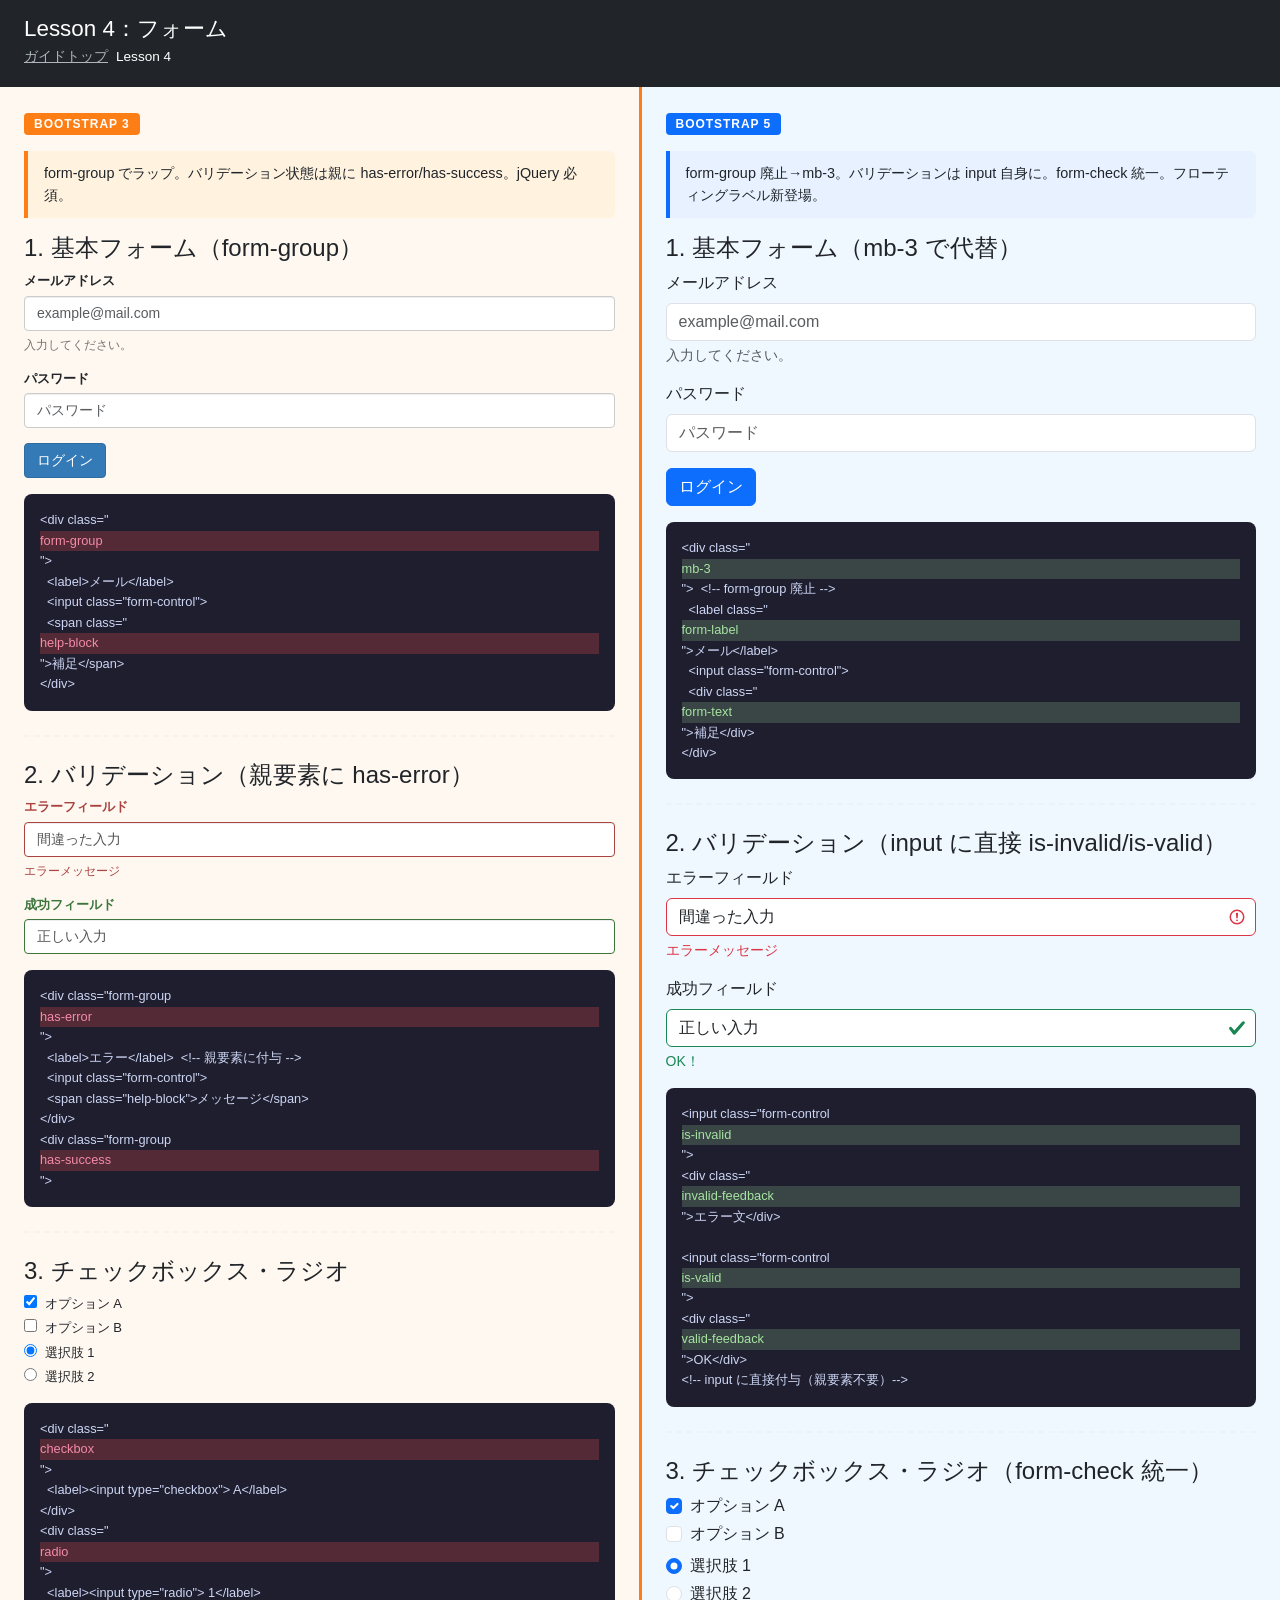
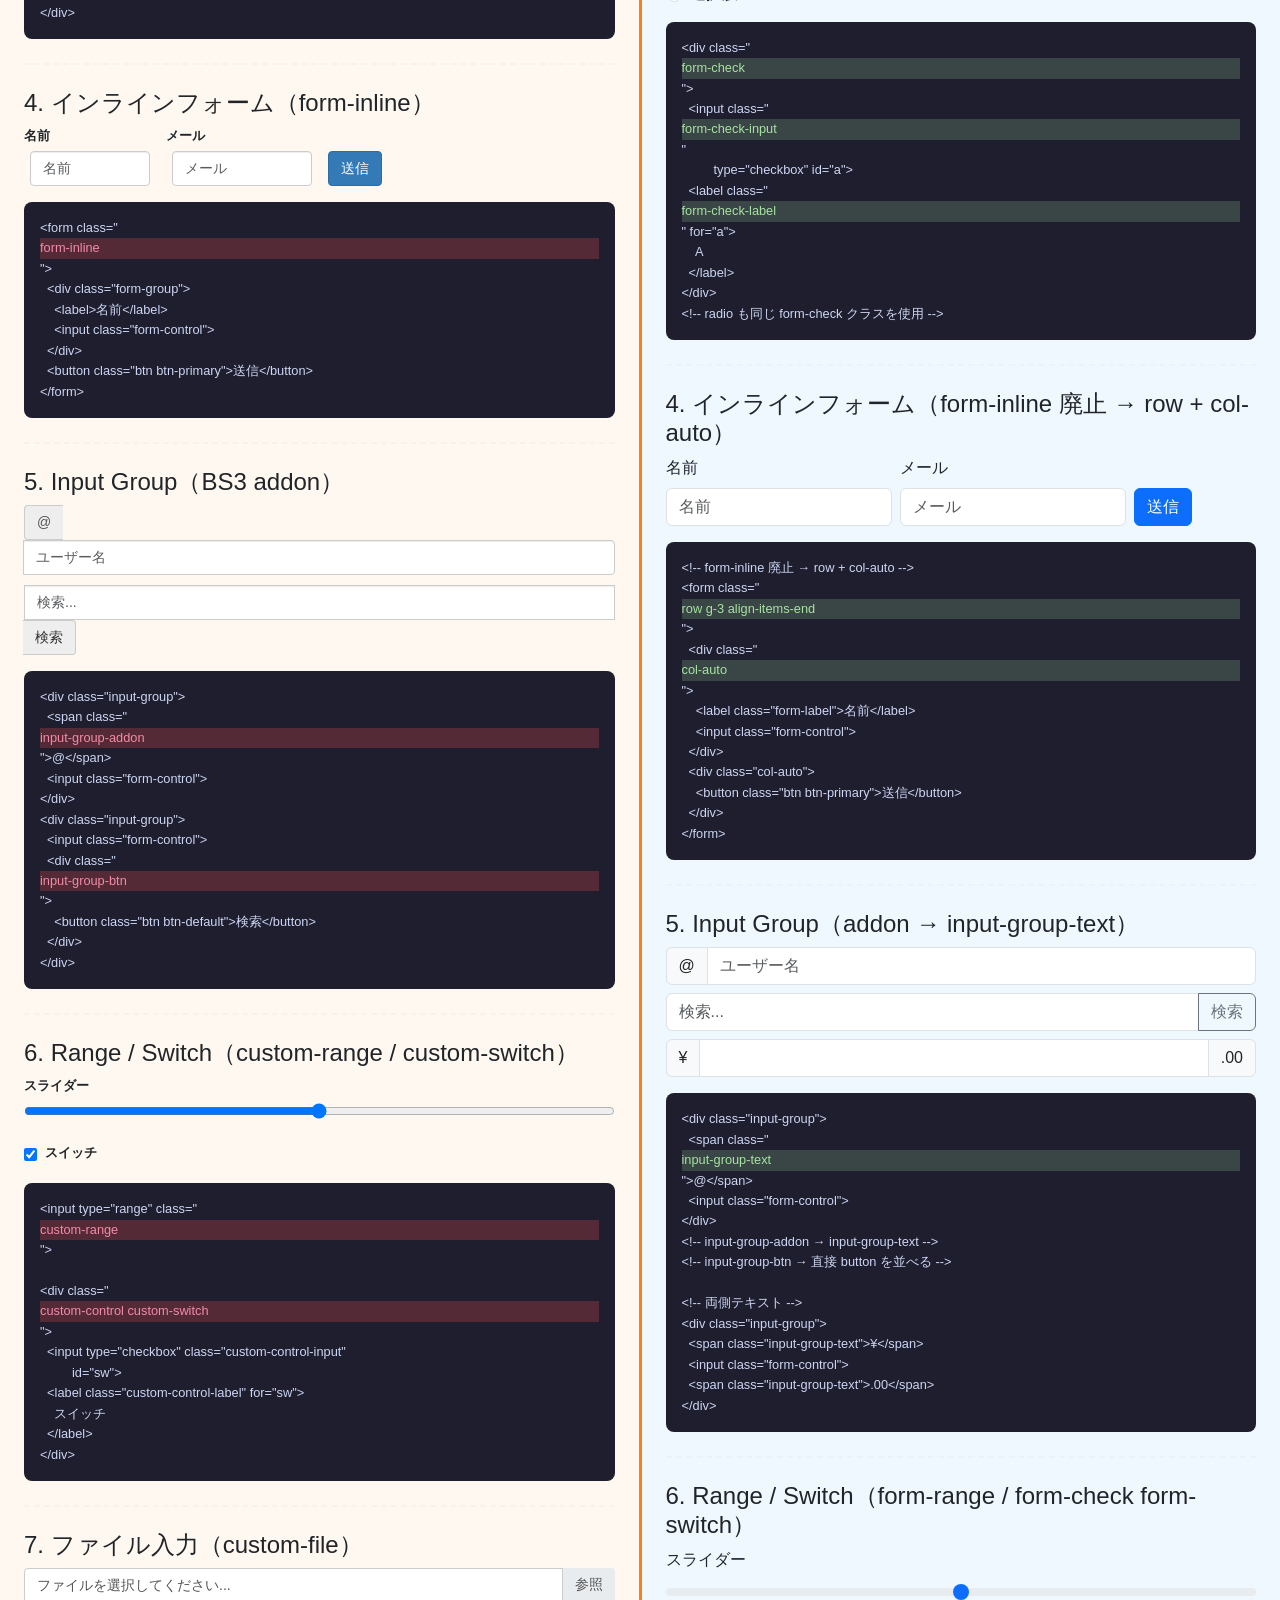
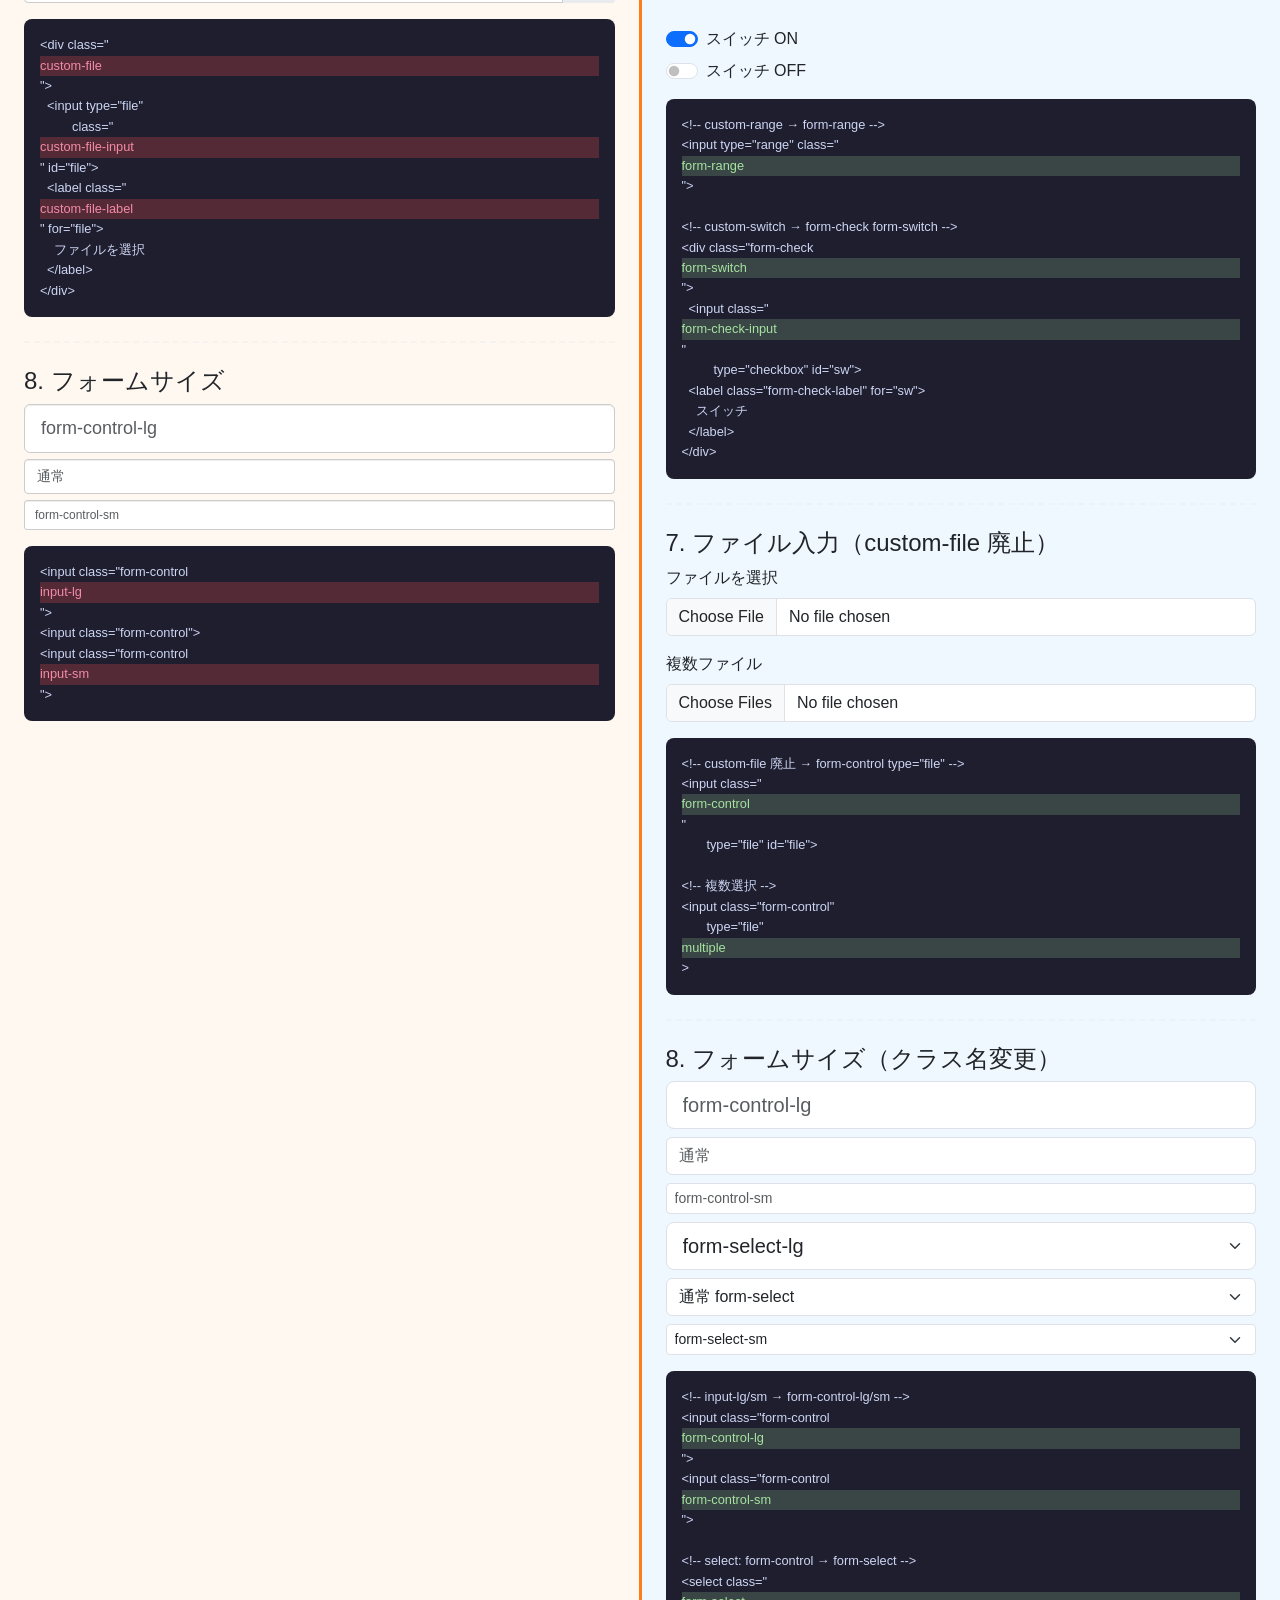
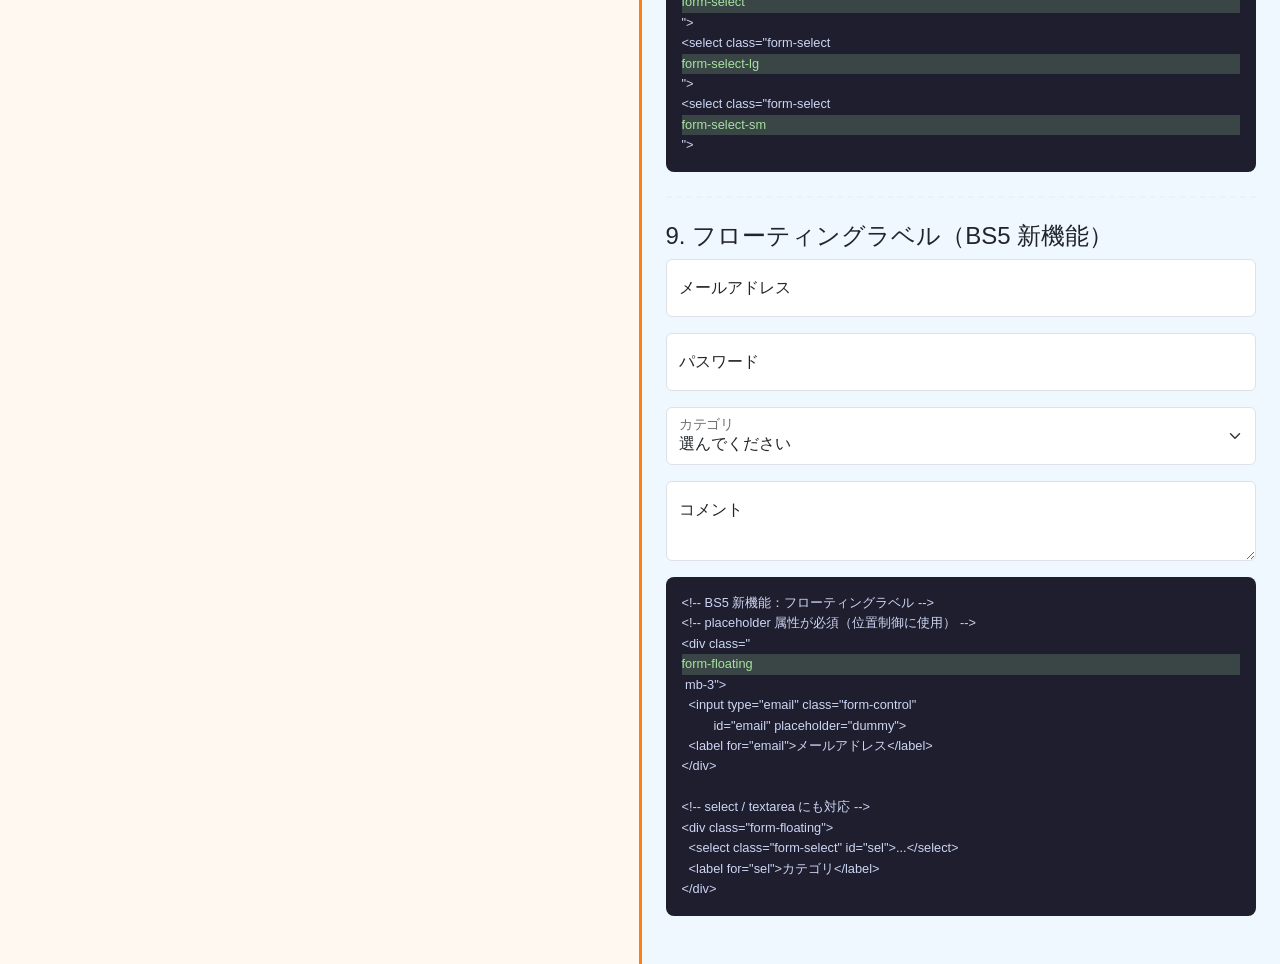
<file: lesson4/index.html>
<!DOCTYPE html>
<html lang="ja">
<head>
  <meta charset="UTF-8">
  <meta name="viewport" content="width=device-width, initial-scale=1.0">
  <title>Lesson 4: フォーム | Bootstrap 移行ガイド</title>
  <link rel="stylesheet" href="../css/custom.css">
  <link rel="stylesheet" href="https://cdn.jsdelivr.net/npm/bootstrap@5.3.3/dist/css/bootstrap.min.css">
  <style>
    body { margin: 0; font-family: 'Segoe UI', sans-serif; }

    /* BS3 フォームシミュレート */
    .bs3 .form-group { margin-bottom:15px; }
    .bs3 label { font-weight:700; margin-bottom:5px; display:block; font-size:13px; }
    .bs3 .form-control {
      display:block; width:100%; padding:6px 12px; font-size:14px;
      color:#555; background:#fff; border:1px solid #ccc; border-radius:4px;
      box-shadow:inset 0 1px 1px rgba(0,0,0,.075); box-sizing:border-box;
    }
    .bs3 .form-control:focus { border-color:#66afe9; outline:0; }
    .bs3 .help-block { display:block; margin-top:5px; color:#737373; font-size:12px; }
    .bs3 .has-error .form-control { border-color:#a94442; }
    .bs3 .has-error label, .bs3 .has-error .help-block { color:#a94442; }
    .bs3 .has-success .form-control { border-color:#3c763d; }
    .bs3 .has-success label { color:#3c763d; }
    .bs3 .checkbox label, .bs3 .radio label { font-weight:400; padding-left:20px; display:block; }
    .bs3 .checkbox input, .bs3 .radio input { margin-left:-20px; margin-right:4px; }
    .bs3 .btn { padding:6px 12px; font-size:14px; border-radius:4px; border:1px solid; cursor:pointer; }
    .bs3 .btn-primary { background:#337ab7; border-color:#2e6da4; color:#fff; }
    .bs3 .btn-default { background:#fff; border-color:#ccc; color:#333; }
    .bs3 .form-inline { display:flex; align-items:flex-end; gap:8px; flex-wrap:wrap; }
    .bs3 .form-inline .form-group { margin-bottom:0; }
    .bs3 .input-group { display:flex; }
    .bs3 .input-group-addon { padding:6px 12px; background:#eee; border:1px solid #ccc; border-right:none; border-radius:4px 0 0 4px; font-size:14px; color:#555; }
    .bs3 .input-group .form-control { border-radius:0 4px 4px 0; }
    .bs3 .input-group .input-group-btn button { padding:6px 12px; border:1px solid #ccc; background:#eee; border-left:none; border-radius:0 4px 4px 0; cursor:pointer; font-size:14px; }
    .bs3 .form-control-lg { padding:10px 16px; font-size:18px; border-radius:6px; }
    .bs3 .form-control-sm { padding:5px 10px; font-size:12px; border-radius:3px; }
    .bs3 select.form-control { padding:6px 12px; }
    /* custom-file */
    .bs3 .custom-file { position:relative; }
    .bs3 .custom-file-label { border:1px solid #ccc; border-radius:4px; padding:6px 12px; font-size:14px; color:#555; background:#fff; cursor:pointer; display:block; }
    .bs3 .custom-file-label::after { content:"参照"; position:absolute; right:0; top:0; bottom:0; padding:6px 12px; background:#e9ecef; border-left:1px solid #ccc; border-radius:0 4px 4px 0; }
    /* custom-range */
    .bs3 .custom-range { width:100%; height:calc(1rem + 4px); background:transparent; }
    /* custom-control */
    .bs3 .custom-control { display:flex; align-items:center; gap:8px; margin-bottom:8px; }
    .bs3 .custom-control-label { font-weight:400; font-size:14px; cursor:pointer; }
    .bs3 .custom-switch { display:flex; align-items:center; gap:8px; margin-bottom:8px; font-size:14px; }
  </style>
</head>
<body>

<div class="compare-header">
  <h1>Lesson 4：フォーム</h1>
  <ol class="breadcrumb" style="background:transparent;padding:4px 0;margin:0;font-size:.85rem;">
    <li><a href="../index.html" style="color:#adb5bd;">ガイドトップ</a></li>
    <li style="color:#fff;padding-left:8px;">Lesson 4</li>
  </ol>
</div>

<div style="display:flex; min-height:calc(100vh - 64px);">

<!-- ===== LEFT: Bootstrap 3 ===== -->
<div class="pane pane-bs3 bs3" style="flex:1;overflow-y:auto;">
  <span class="pane-label">Bootstrap 3</span>
  <div class="note-box warn">form-group でラップ。バリデーション状態は親に has-error/has-success。jQuery 必須。</div>

  <h4>1. 基本フォーム（form-group）</h4>
  <div class="form-group">
    <label for="e3">メールアドレス</label>
    <input type="email" class="form-control" id="e3" placeholder="example@mail.com">
    <span class="help-block">入力してください。</span>
  </div>
  <div class="form-group">
    <label>パスワード</label>
    <input type="password" class="form-control" placeholder="パスワード">
  </div>
  <button class="btn btn-primary">ログイン</button>
  <div class="code-block">&lt;div class="<span class="hl-del">form-group</span>"&gt;
  &lt;label&gt;メール&lt;/label&gt;
  &lt;input class="form-control"&gt;
  &lt;span class="<span class="hl-del">help-block</span>"&gt;補足&lt;/span&gt;
&lt;/div&gt;</div>

  <hr class="divider">

  <h4>2. バリデーション（親要素に has-error）</h4>
  <div class="form-group has-error">
    <label>エラーフィールド</label>
    <input class="form-control" value="間違った入力">
    <span class="help-block">エラーメッセージ</span>
  </div>
  <div class="form-group has-success">
    <label>成功フィールド</label>
    <input class="form-control" value="正しい入力">
  </div>
  <div class="code-block">&lt;div class="form-group <span class="hl-del">has-error</span>"&gt;
  &lt;label&gt;エラー&lt;/label&gt;  &lt;!-- 親要素に付与 --&gt;
  &lt;input class="form-control"&gt;
  &lt;span class="help-block"&gt;メッセージ&lt;/span&gt;
&lt;/div&gt;
&lt;div class="form-group <span class="hl-del">has-success</span>"&gt;</div>

  <hr class="divider">

  <h4>3. チェックボックス・ラジオ</h4>
  <div class="checkbox"><label><input type="checkbox" checked> オプション A</label></div>
  <div class="checkbox"><label><input type="checkbox"> オプション B</label></div>
  <div class="radio"><label><input type="radio" name="r3" checked> 選択肢 1</label></div>
  <div class="radio"><label><input type="radio" name="r3"> 選択肢 2</label></div>
  <div class="code-block">&lt;div class="<span class="hl-del">checkbox</span>"&gt;
  &lt;label&gt;&lt;input type="checkbox"&gt; A&lt;/label&gt;
&lt;/div&gt;
&lt;div class="<span class="hl-del">radio</span>"&gt;
  &lt;label&gt;&lt;input type="radio"&gt; 1&lt;/label&gt;
&lt;/div&gt;</div>

  <hr class="divider">

  <h4>4. インラインフォーム（form-inline）</h4>
  <form class="form-inline">
    <div class="form-group">
      <label>名前</label>
      <input class="form-control" placeholder="名前" style="width:120px;margin-left:6px;">
    </div>
    <div class="form-group" style="margin-left:8px;">
      <label>メール</label>
      <input class="form-control" placeholder="メール" style="width:140px;margin-left:6px;">
    </div>
    <button class="btn btn-primary" style="margin-left:8px;">送信</button>
  </form>
  <div class="code-block">&lt;form class="<span class="hl-del">form-inline</span>"&gt;
  &lt;div class="form-group"&gt;
    &lt;label&gt;名前&lt;/label&gt;
    &lt;input class="form-control"&gt;
  &lt;/div&gt;
  &lt;button class="btn btn-primary"&gt;送信&lt;/button&gt;
&lt;/form&gt;</div>

  <hr class="divider">

  <h4>5. Input Group（BS3 addon）</h4>
  <div class="input-group" style="margin-bottom:10px;">
    <span class="input-group-addon">@</span>
    <input type="text" class="form-control" placeholder="ユーザー名">
  </div>
  <div class="input-group">
    <input type="text" class="form-control" placeholder="検索...">
    <div class="input-group-btn"><button class="btn btn-default">検索</button></div>
  </div>
  <div class="code-block">&lt;div class="input-group"&gt;
  &lt;span class="<span class="hl-del">input-group-addon</span>"&gt;@&lt;/span&gt;
  &lt;input class="form-control"&gt;
&lt;/div&gt;
&lt;div class="input-group"&gt;
  &lt;input class="form-control"&gt;
  &lt;div class="<span class="hl-del">input-group-btn</span>"&gt;
    &lt;button class="btn btn-default"&gt;検索&lt;/button&gt;
  &lt;/div&gt;
&lt;/div&gt;</div>

  <hr class="divider">

  <h4>6. Range / Switch（custom-range / custom-switch）</h4>
  <div class="form-group">
    <label>スライダー</label>
    <input type="range" class="custom-range" min="0" max="100">
  </div>
  <div class="custom-switch">
    <input type="checkbox" id="sw3" checked>
    <label for="sw3">スイッチ</label>
  </div>
  <div class="code-block">&lt;input type="range" class="<span class="hl-del">custom-range</span>"&gt;

&lt;div class="<span class="hl-del">custom-control custom-switch</span>"&gt;
  &lt;input type="checkbox" class="custom-control-input"
         id="sw"&gt;
  &lt;label class="custom-control-label" for="sw"&gt;
    スイッチ
  &lt;/label&gt;
&lt;/div&gt;</div>

  <hr class="divider">

  <h4>7. ファイル入力（custom-file）</h4>
  <div class="custom-file">
    <div class="custom-file-label">ファイルを選択してください...</div>
  </div>
  <div class="code-block">&lt;div class="<span class="hl-del">custom-file</span>"&gt;
  &lt;input type="file"
         class="<span class="hl-del">custom-file-input</span>" id="file"&gt;
  &lt;label class="<span class="hl-del">custom-file-label</span>" for="file"&gt;
    ファイルを選択
  &lt;/label&gt;
&lt;/div&gt;</div>

  <hr class="divider">

  <h4>8. フォームサイズ</h4>
  <input class="form-control form-control-lg" placeholder="form-control-lg" style="margin-bottom:6px;">
  <input class="form-control" placeholder="通常" style="margin-bottom:6px;">
  <input class="form-control form-control-sm" placeholder="form-control-sm">
  <div class="code-block">&lt;input class="form-control <span class="hl-del">input-lg</span>"&gt;
&lt;input class="form-control"&gt;
&lt;input class="form-control <span class="hl-del">input-sm</span>"&gt;</div>
</div>

<!-- ===== RIGHT: Bootstrap 5 ===== -->
<div class="pane pane-bs5" style="flex:1;overflow-y:auto;">
  <span class="pane-label">Bootstrap 5</span>
  <div class="note-box">form-group 廃止→mb-3。バリデーションは input 自身に。form-check 統一。フローティングラベル新登場。</div>

  <h4>1. 基本フォーム（mb-3 で代替）</h4>
  <div class="mb-3">
    <label for="e5" class="form-label">メールアドレス</label>
    <input type="email" class="form-control" id="e5" placeholder="example@mail.com">
    <div class="form-text">入力してください。</div>
  </div>
  <div class="mb-3">
    <label class="form-label">パスワード</label>
    <input type="password" class="form-control" placeholder="パスワード">
  </div>
  <button class="btn btn-primary">ログイン</button>
  <div class="code-block">&lt;div class="<span class="hl-add">mb-3</span>"&gt;  &lt;!-- form-group 廃止 --&gt;
  &lt;label class="<span class="hl-add">form-label</span>"&gt;メール&lt;/label&gt;
  &lt;input class="form-control"&gt;
  &lt;div class="<span class="hl-add">form-text</span>"&gt;補足&lt;/div&gt;
&lt;/div&gt;</div>

  <hr class="divider">

  <h4>2. バリデーション（input に直接 is-invalid/is-valid）</h4>
  <div class="mb-3">
    <label class="form-label">エラーフィールド</label>
    <input class="form-control is-invalid" value="間違った入力">
    <div class="invalid-feedback">エラーメッセージ</div>
  </div>
  <div class="mb-3">
    <label class="form-label">成功フィールド</label>
    <input class="form-control is-valid" value="正しい入力">
    <div class="valid-feedback">OK！</div>
  </div>
  <div class="code-block">&lt;input class="form-control <span class="hl-add">is-invalid</span>"&gt;
&lt;div class="<span class="hl-add">invalid-feedback</span>"&gt;エラー文&lt;/div&gt;

&lt;input class="form-control <span class="hl-add">is-valid</span>"&gt;
&lt;div class="<span class="hl-add">valid-feedback</span>"&gt;OK&lt;/div&gt;
&lt;!-- input に直接付与（親要素不要）--&gt;</div>

  <hr class="divider">

  <h4>3. チェックボックス・ラジオ（form-check 統一）</h4>
  <div class="form-check mb-1"><input class="form-check-input" type="checkbox" id="ckA" checked><label class="form-check-label" for="ckA">オプション A</label></div>
  <div class="form-check mb-2"><input class="form-check-input" type="checkbox" id="ckB"><label class="form-check-label" for="ckB">オプション B</label></div>
  <div class="form-check mb-1"><input class="form-check-input" type="radio" name="r5" id="r51" checked><label class="form-check-label" for="r51">選択肢 1</label></div>
  <div class="form-check mb-2"><input class="form-check-input" type="radio" name="r5" id="r52"><label class="form-check-label" for="r52">選択肢 2</label></div>
  <div class="code-block">&lt;div class="<span class="hl-add">form-check</span>"&gt;
  &lt;input class="<span class="hl-add">form-check-input</span>"
         type="checkbox" id="a"&gt;
  &lt;label class="<span class="hl-add">form-check-label</span>" for="a"&gt;
    A
  &lt;/label&gt;
&lt;/div&gt;
&lt;!-- radio も同じ form-check クラスを使用 --&gt;</div>

  <hr class="divider">

  <h4>4. インラインフォーム（form-inline 廃止 → row + col-auto）</h4>
  <form class="row g-2 align-items-end mb-2">
    <div class="col-auto">
      <label class="form-label">名前</label>
      <input class="form-control" placeholder="名前">
    </div>
    <div class="col-auto">
      <label class="form-label">メール</label>
      <input class="form-control" placeholder="メール">
    </div>
    <div class="col-auto">
      <button class="btn btn-primary">送信</button>
    </div>
  </form>
  <div class="code-block">&lt;!-- form-inline 廃止 → row + col-auto --&gt;
&lt;form class="<span class="hl-add">row g-3 align-items-end</span>"&gt;
  &lt;div class="<span class="hl-add">col-auto</span>"&gt;
    &lt;label class="form-label"&gt;名前&lt;/label&gt;
    &lt;input class="form-control"&gt;
  &lt;/div&gt;
  &lt;div class="col-auto"&gt;
    &lt;button class="btn btn-primary"&gt;送信&lt;/button&gt;
  &lt;/div&gt;
&lt;/form&gt;</div>

  <hr class="divider">

  <h4>5. Input Group（addon → input-group-text）</h4>
  <div class="input-group mb-2">
    <span class="input-group-text">@</span>
    <input type="text" class="form-control" placeholder="ユーザー名">
  </div>
  <div class="input-group mb-2">
    <input type="text" class="form-control" placeholder="検索...">
    <button class="btn btn-outline-secondary">検索</button>
  </div>
  <div class="input-group mb-2">
    <span class="input-group-text">¥</span>
    <input type="number" class="form-control">
    <span class="input-group-text">.00</span>
  </div>
  <div class="code-block">&lt;div class="input-group"&gt;
  &lt;span class="<span class="hl-add">input-group-text</span>"&gt;@&lt;/span&gt;
  &lt;input class="form-control"&gt;
&lt;/div&gt;
&lt;!-- input-group-addon → input-group-text --&gt;
&lt;!-- input-group-btn → 直接 button を並べる --&gt;

&lt;!-- 両側テキスト --&gt;
&lt;div class="input-group"&gt;
  &lt;span class="input-group-text"&gt;¥&lt;/span&gt;
  &lt;input class="form-control"&gt;
  &lt;span class="input-group-text"&gt;.00&lt;/span&gt;
&lt;/div&gt;</div>

  <hr class="divider">

  <h4>6. Range / Switch（form-range / form-check form-switch）</h4>
  <div class="mb-3">
    <label class="form-label">スライダー</label>
    <input type="range" class="form-range">
  </div>
  <div class="form-check form-switch mb-2">
    <input class="form-check-input" type="checkbox" id="sw5" checked>
    <label class="form-check-label" for="sw5">スイッチ ON</label>
  </div>
  <div class="form-check form-switch">
    <input class="form-check-input" type="checkbox" id="sw6">
    <label class="form-check-label" for="sw6">スイッチ OFF</label>
  </div>
  <div class="code-block">&lt;!-- custom-range → form-range --&gt;
&lt;input type="range" class="<span class="hl-add">form-range</span>"&gt;

&lt;!-- custom-switch → form-check form-switch --&gt;
&lt;div class="form-check <span class="hl-add">form-switch</span>"&gt;
  &lt;input class="<span class="hl-add">form-check-input</span>"
         type="checkbox" id="sw"&gt;
  &lt;label class="form-check-label" for="sw"&gt;
    スイッチ
  &lt;/label&gt;
&lt;/div&gt;</div>

  <hr class="divider">

  <h4>7. ファイル入力（custom-file 廃止）</h4>
  <div class="mb-3">
    <label for="file5" class="form-label">ファイルを選択</label>
    <input class="form-control" type="file" id="file5">
  </div>
  <div class="mb-3">
    <label class="form-label">複数ファイル</label>
    <input class="form-control" type="file" multiple>
  </div>
  <div class="code-block">&lt;!-- custom-file 廃止 → form-control type="file" --&gt;
&lt;input class="<span class="hl-add">form-control</span>"
       type="file" id="file"&gt;

&lt;!-- 複数選択 --&gt;
&lt;input class="form-control"
       type="file" <span class="hl-add">multiple</span>&gt;</div>

  <hr class="divider">

  <h4>8. フォームサイズ（クラス名変更）</h4>
  <input class="form-control form-control-lg mb-2" placeholder="form-control-lg">
  <input class="form-control mb-2" placeholder="通常">
  <input class="form-control form-control-sm mb-2" placeholder="form-control-sm">
  <select class="form-select form-select-lg mb-2"><option>form-select-lg</option></select>
  <select class="form-select mb-2"><option>通常 form-select</option></select>
  <select class="form-select form-select-sm"><option>form-select-sm</option></select>
  <div class="code-block">&lt;!-- input-lg/sm → form-control-lg/sm --&gt;
&lt;input class="form-control <span class="hl-add">form-control-lg</span>"&gt;
&lt;input class="form-control <span class="hl-add">form-control-sm</span>"&gt;

&lt;!-- select: form-control → form-select --&gt;
&lt;select class="<span class="hl-add">form-select</span>"&gt;
&lt;select class="form-select <span class="hl-add">form-select-lg</span>"&gt;
&lt;select class="form-select <span class="hl-add">form-select-sm</span>"&gt;</div>

  <hr class="divider">

  <h4>9. フローティングラベル（BS5 新機能）</h4>
  <div class="form-floating mb-3">
    <input type="email" class="form-control" id="flEmail" placeholder="dummy">
    <label for="flEmail">メールアドレス</label>
  </div>
  <div class="form-floating mb-3">
    <input type="password" class="form-control" id="flPass" placeholder="dummy">
    <label for="flPass">パスワード</label>
  </div>
  <div class="form-floating mb-3">
    <select class="form-select" id="flSel">
      <option selected>選んでください</option>
      <option>選択肢 1</option>
      <option>選択肢 2</option>
    </select>
    <label for="flSel">カテゴリ</label>
  </div>
  <div class="form-floating">
    <textarea class="form-control" id="flText" placeholder="dummy" style="height:80px;"></textarea>
    <label for="flText">コメント</label>
  </div>
  <div class="code-block">&lt;!-- BS5 新機能：フローティングラベル --&gt;
&lt;!-- placeholder 属性が必須（位置制御に使用） --&gt;
&lt;div class="<span class="hl-add">form-floating</span> mb-3"&gt;
  &lt;input type="email" class="form-control"
         id="email" placeholder="dummy"&gt;
  &lt;label for="email"&gt;メールアドレス&lt;/label&gt;
&lt;/div&gt;

&lt;!-- select / textarea にも対応 --&gt;
&lt;div class="form-floating"&gt;
  &lt;select class="form-select" id="sel"&gt;...&lt;/select&gt;
  &lt;label for="sel"&gt;カテゴリ&lt;/label&gt;
&lt;/div&gt;</div>
</div>

</div>
<script src="https://cdn.jsdelivr.net/npm/bootstrap@5.3.3/dist/js/bootstrap.bundle.min.js"></script>
</body>
</html>
</file>
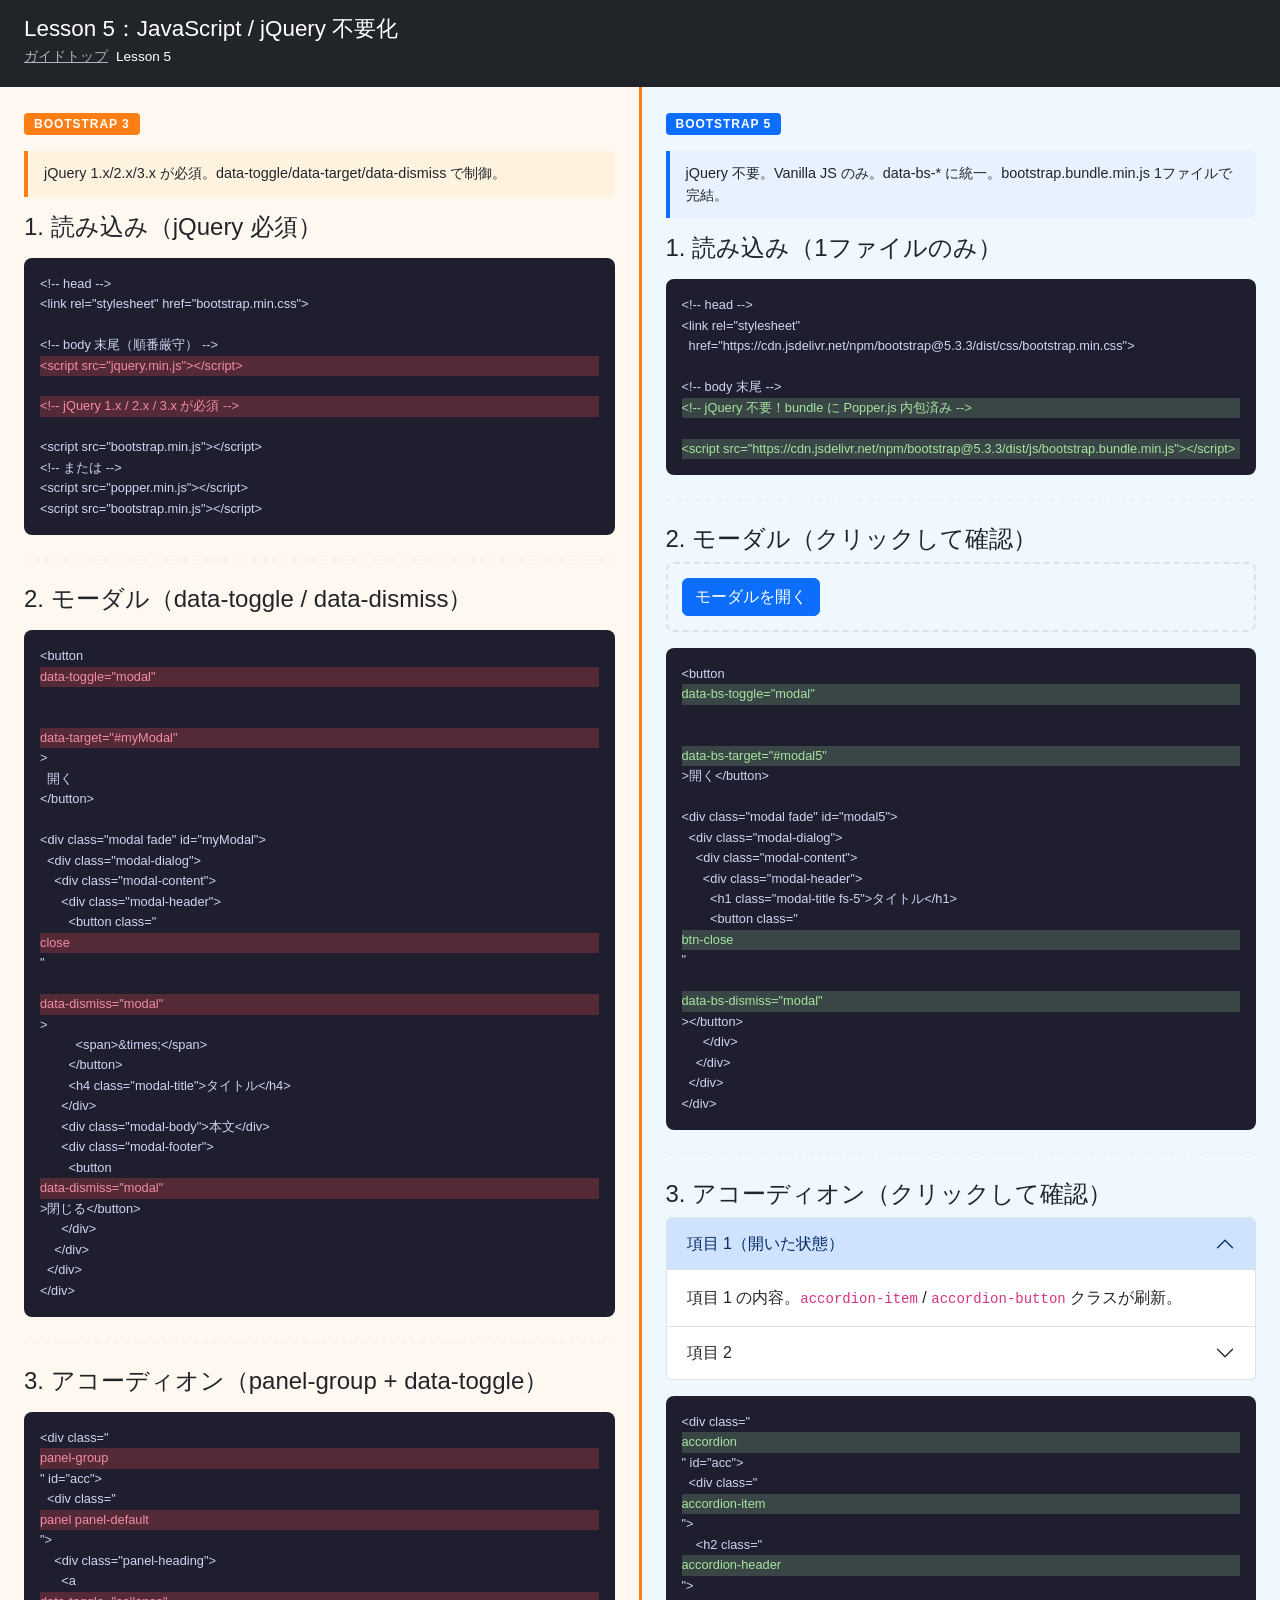
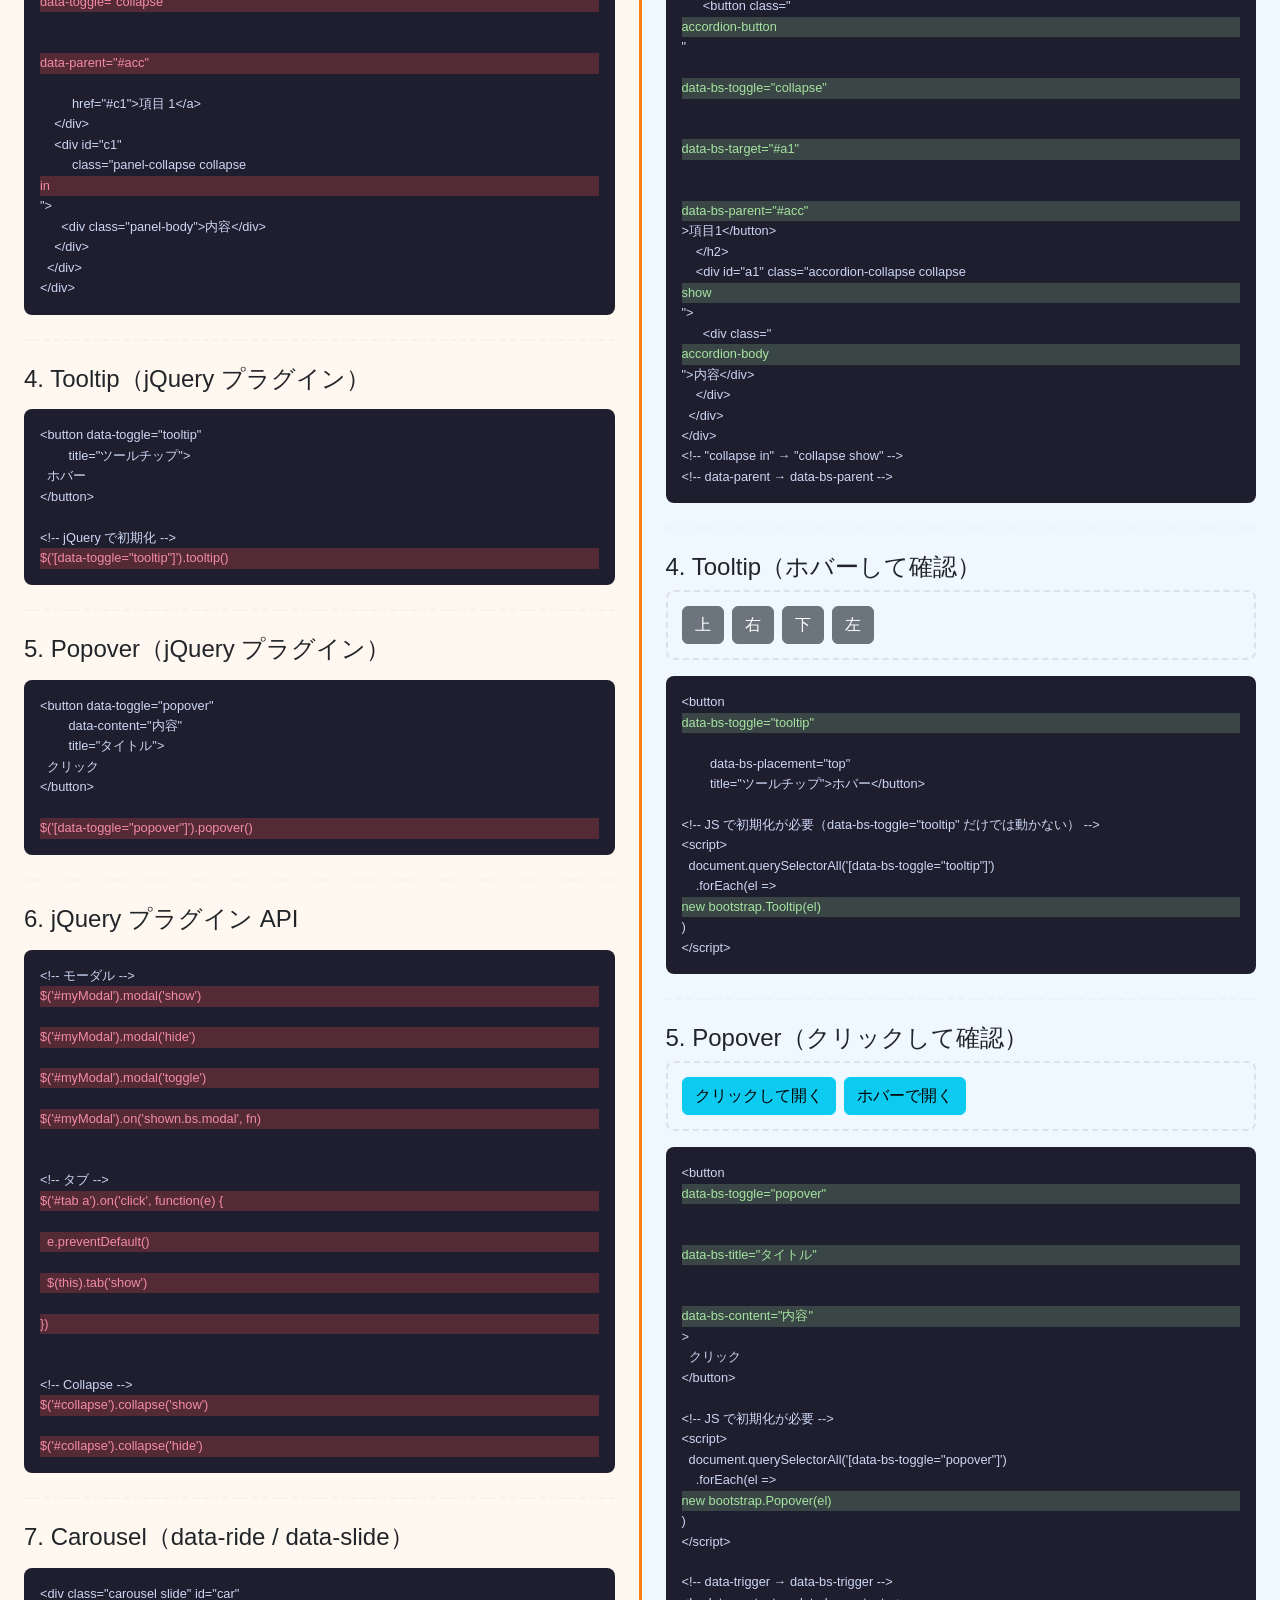
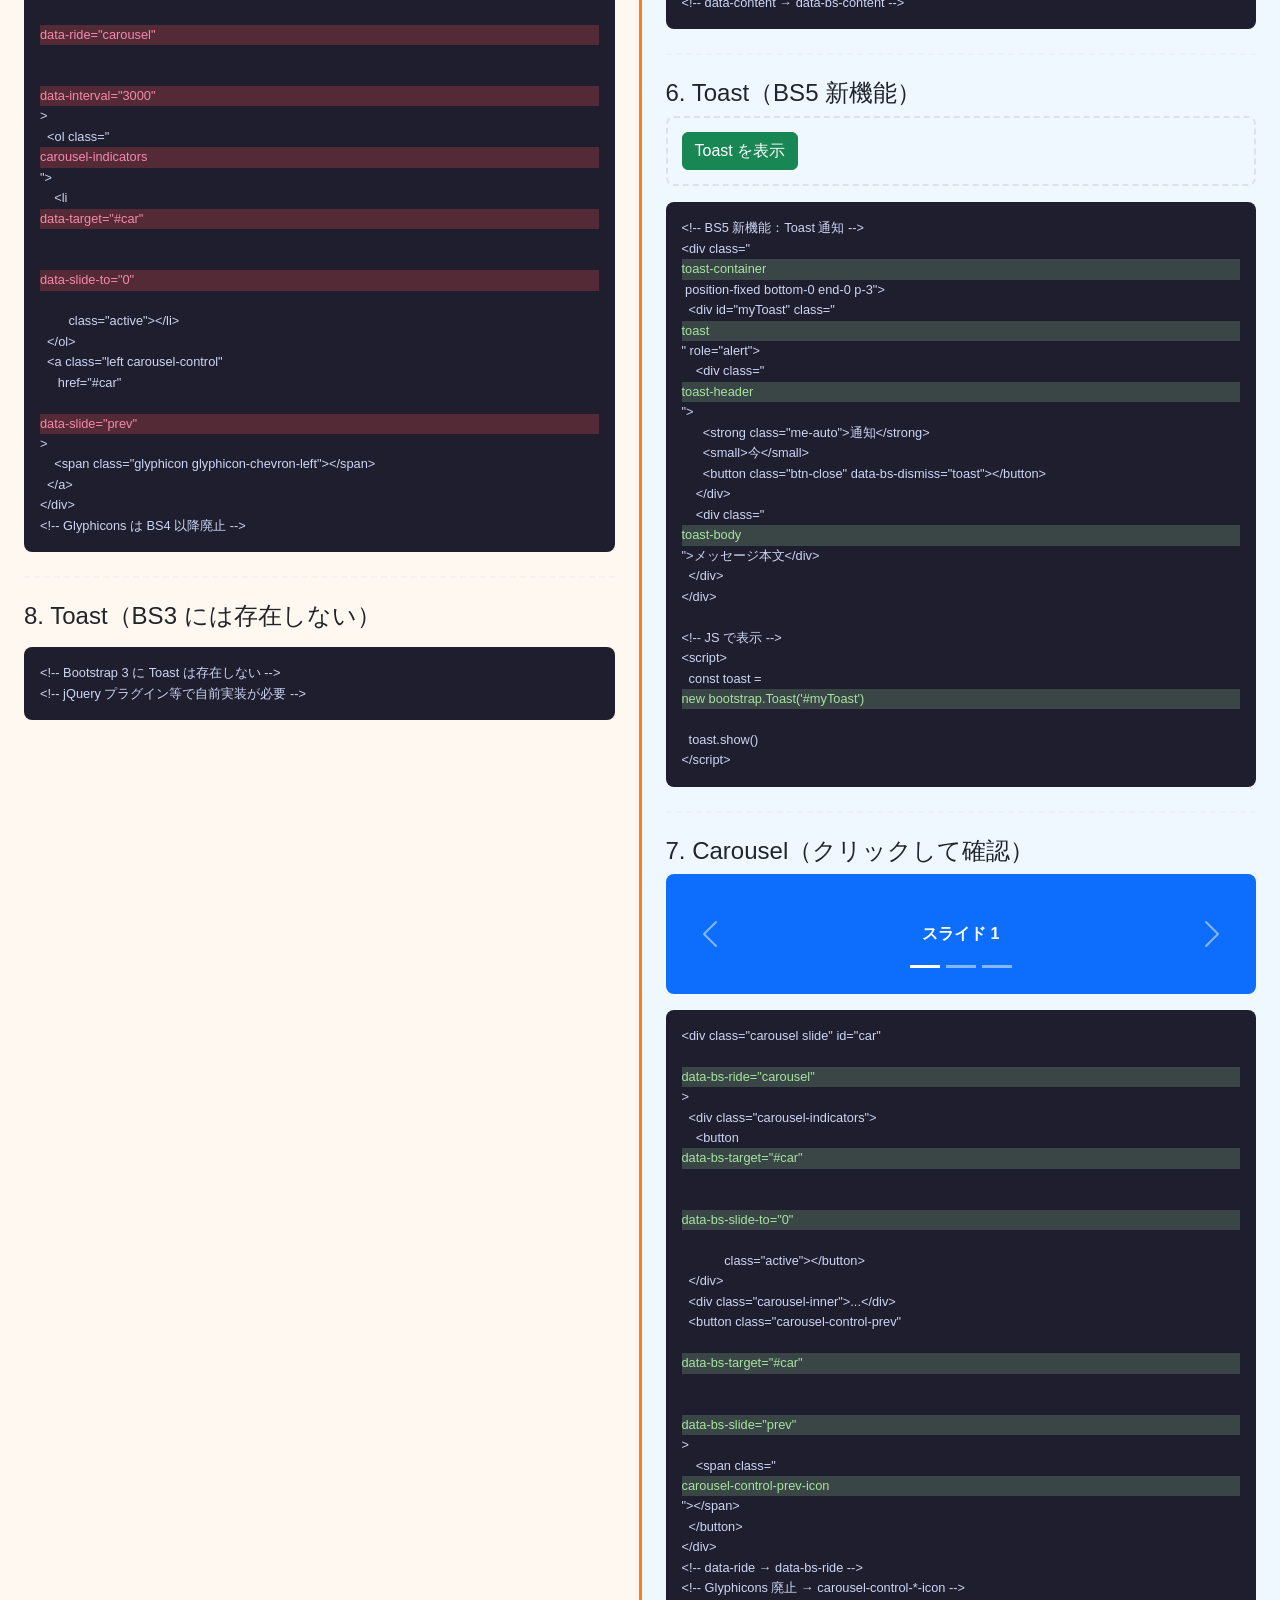
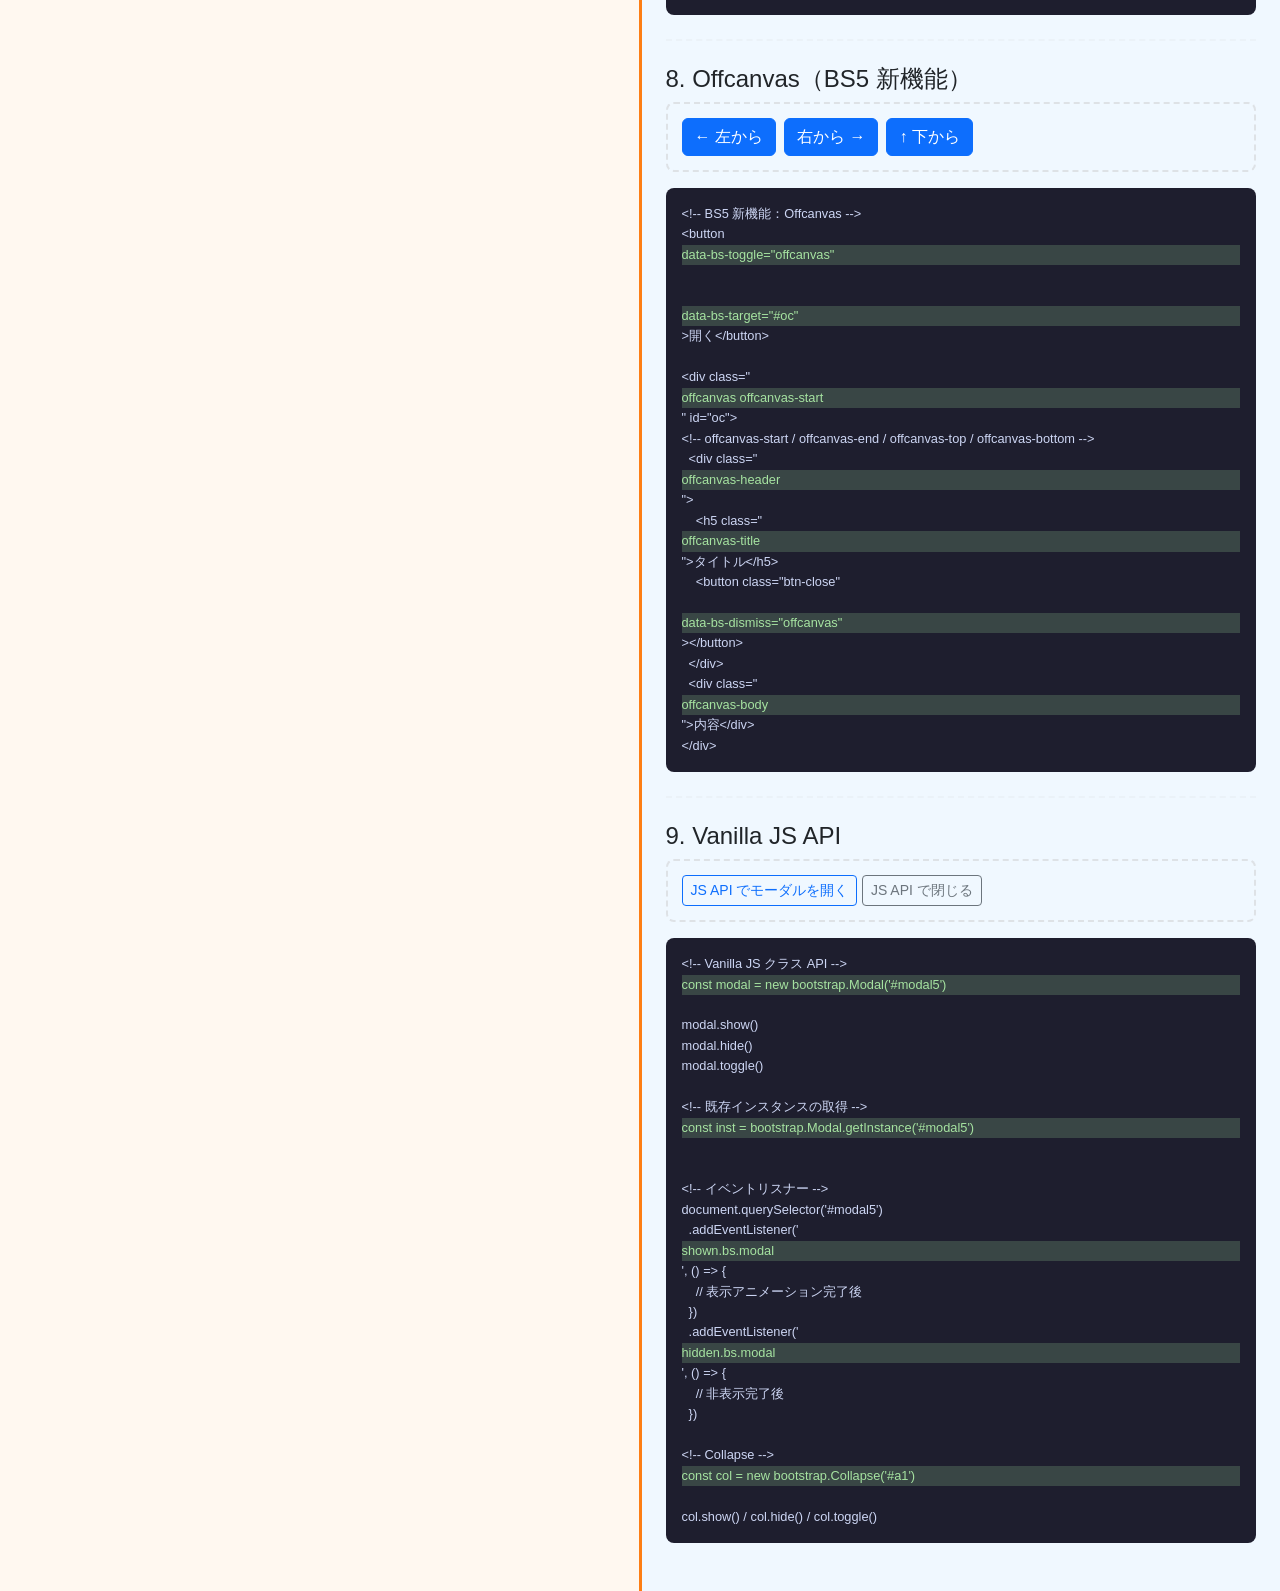
<file: lesson5/index.html>
<!DOCTYPE html>
<html lang="ja">
<head>
  <meta charset="UTF-8">
  <meta name="viewport" content="width=device-width, initial-scale=1.0">
  <title>Lesson 5: JavaScript / jQuery 不要化 | Bootstrap 移行ガイド</title>
  <link rel="stylesheet" href="../css/custom.css">
  <link rel="stylesheet" href="https://cdn.jsdelivr.net/npm/bootstrap@5.3.3/dist/css/bootstrap.min.css">
  <style>
    body { margin: 0; font-family: 'Segoe UI', sans-serif; }
    .demo-box { border:2px dashed #dee2e6; border-radius:8px; padding:14px; margin-bottom:14px; }
  </style>
</head>
<body>

<div class="compare-header">
  <h1>Lesson 5：JavaScript / jQuery 不要化</h1>
  <ol class="breadcrumb" style="background:transparent;padding:4px 0;margin:0;font-size:.85rem;">
    <li><a href="../index.html" style="color:#adb5bd;">ガイドトップ</a></li>
    <li style="color:#fff;padding-left:8px;">Lesson 5</li>
  </ol>
</div>

<div style="display:flex; min-height:calc(100vh - 64px);">

<!-- ===== LEFT: Bootstrap 3 ===== -->
<div class="pane pane-bs3" style="flex:1;overflow-y:auto;">
  <span class="pane-label">Bootstrap 3</span>
  <div class="note-box warn">jQuery 1.x/2.x/3.x が必須。data-toggle/data-target/data-dismiss で制御。</div>

  <h4>1. 読み込み（jQuery 必須）</h4>
  <div class="code-block">&lt;!-- head --&gt;
&lt;link rel="stylesheet" href="bootstrap.min.css"&gt;

&lt;!-- body 末尾（順番厳守） --&gt;
<span class="hl-del">&lt;script src="jquery.min.js"&gt;&lt;/script&gt;</span>
<span class="hl-del">&lt;!-- jQuery 1.x / 2.x / 3.x が必須 --&gt;</span>
&lt;script src="bootstrap.min.js"&gt;&lt;/script&gt;
&lt;!-- または --&gt;
&lt;script src="popper.min.js"&gt;&lt;/script&gt;
&lt;script src="bootstrap.min.js"&gt;&lt;/script&gt;</div>

  <hr class="divider">

  <h4>2. モーダル（data-toggle / data-dismiss）</h4>
  <div class="code-block">&lt;button <span class="hl-del">data-toggle="modal"</span>
        <span class="hl-del">data-target="#myModal"</span>&gt;
  開く
&lt;/button&gt;

&lt;div class="modal fade" id="myModal"&gt;
  &lt;div class="modal-dialog"&gt;
    &lt;div class="modal-content"&gt;
      &lt;div class="modal-header"&gt;
        &lt;button class="<span class="hl-del">close</span>"
                <span class="hl-del">data-dismiss="modal"</span>&gt;
          &lt;span&gt;&amp;times;&lt;/span&gt;
        &lt;/button&gt;
        &lt;h4 class="modal-title"&gt;タイトル&lt;/h4&gt;
      &lt;/div&gt;
      &lt;div class="modal-body"&gt;本文&lt;/div&gt;
      &lt;div class="modal-footer"&gt;
        &lt;button <span class="hl-del">data-dismiss="modal"</span>&gt;閉じる&lt;/button&gt;
      &lt;/div&gt;
    &lt;/div&gt;
  &lt;/div&gt;
&lt;/div&gt;</div>

  <hr class="divider">

  <h4>3. アコーディオン（panel-group + data-toggle）</h4>
  <div class="code-block">&lt;div class="<span class="hl-del">panel-group</span>" id="acc"&gt;
  &lt;div class="<span class="hl-del">panel panel-default</span>"&gt;
    &lt;div class="panel-heading"&gt;
      &lt;a <span class="hl-del">data-toggle="collapse"</span>
         <span class="hl-del">data-parent="#acc"</span>
         href="#c1"&gt;項目 1&lt;/a&gt;
    &lt;/div&gt;
    &lt;div id="c1"
         class="panel-collapse collapse <span class="hl-del">in</span>"&gt;
      &lt;div class="panel-body"&gt;内容&lt;/div&gt;
    &lt;/div&gt;
  &lt;/div&gt;
&lt;/div&gt;</div>

  <hr class="divider">

  <h4>4. Tooltip（jQuery プラグイン）</h4>
  <div class="code-block">&lt;button data-toggle="tooltip"
        title="ツールチップ"&gt;
  ホバー
&lt;/button&gt;

&lt;!-- jQuery で初期化 --&gt;
<span class="hl-del">$('[data-toggle="tooltip"]').tooltip()</span></div>

  <hr class="divider">

  <h4>5. Popover（jQuery プラグイン）</h4>
  <div class="code-block">&lt;button data-toggle="popover"
        data-content="内容"
        title="タイトル"&gt;
  クリック
&lt;/button&gt;

<span class="hl-del">$('[data-toggle="popover"]').popover()</span></div>

  <hr class="divider">

  <h4>6. jQuery プラグイン API</h4>
  <div class="code-block">&lt;!-- モーダル --&gt;
<span class="hl-del">$('#myModal').modal('show')</span>
<span class="hl-del">$('#myModal').modal('hide')</span>
<span class="hl-del">$('#myModal').modal('toggle')</span>
<span class="hl-del">$('#myModal').on('shown.bs.modal', fn)</span>

&lt;!-- タブ --&gt;
<span class="hl-del">$('#tab a').on('click', function(e) {</span>
<span class="hl-del">  e.preventDefault()</span>
<span class="hl-del">  $(this).tab('show')</span>
<span class="hl-del">})</span>

&lt;!-- Collapse --&gt;
<span class="hl-del">$('#collapse').collapse('show')</span>
<span class="hl-del">$('#collapse').collapse('hide')</span></div>

  <hr class="divider">

  <h4>7. Carousel（data-ride / data-slide）</h4>
  <div class="code-block">&lt;div class="carousel slide" id="car"
     <span class="hl-del">data-ride="carousel"</span>
     <span class="hl-del">data-interval="3000"</span>&gt;
  &lt;ol class="<span class="hl-del">carousel-indicators</span>"&gt;
    &lt;li <span class="hl-del">data-target="#car"</span>
        <span class="hl-del">data-slide-to="0"</span>
        class="active"&gt;&lt;/li&gt;
  &lt;/ol&gt;
  &lt;a class="left carousel-control"
     href="#car"
     <span class="hl-del">data-slide="prev"</span>&gt;
    &lt;span class="glyphicon glyphicon-chevron-left"&gt;&lt;/span&gt;
  &lt;/a&gt;
&lt;/div&gt;
&lt;!-- Glyphicons は BS4 以降廃止 --&gt;</div>

  <hr class="divider">

  <h4>8. Toast（BS3 には存在しない）</h4>
  <div class="code-block">&lt;!-- Bootstrap 3 に Toast は存在しない --&gt;
&lt;!-- jQuery プラグイン等で自前実装が必要 --&gt;</div>
</div>

<!-- ===== RIGHT: Bootstrap 5 ===== -->
<div class="pane pane-bs5" style="flex:1;overflow-y:auto;">
  <span class="pane-label">Bootstrap 5</span>
  <div class="note-box">jQuery 不要。Vanilla JS のみ。data-bs-* に統一。bootstrap.bundle.min.js 1ファイルで完結。</div>

  <h4>1. 読み込み（1ファイルのみ）</h4>
  <div class="code-block">&lt;!-- head --&gt;
&lt;link rel="stylesheet"
  href="https://cdn.jsdelivr.net/npm/bootstrap@5.3.3/dist/css/bootstrap.min.css"&gt;

&lt;!-- body 末尾 --&gt;
<span class="hl-add">&lt;!-- jQuery 不要！bundle に Popper.js 内包済み --&gt;</span>
<span class="hl-add">&lt;script src="https://cdn.jsdelivr.net/npm/bootstrap@5.3.3/dist/js/bootstrap.bundle.min.js"&gt;&lt;/script&gt;</span></div>

  <hr class="divider">

  <h4>2. モーダル（クリックして確認）</h4>
  <div class="demo-box">
    <button class="btn btn-primary" data-bs-toggle="modal" data-bs-target="#modal5">モーダルを開く</button>
  </div>
  <div class="modal fade" id="modal5" tabindex="-1">
    <div class="modal-dialog">
      <div class="modal-content">
        <div class="modal-header">
          <h1 class="modal-title fs-5">Bootstrap 5 モーダル</h1>
          <button type="button" class="btn-close" data-bs-dismiss="modal"></button>
        </div>
        <div class="modal-body">jQuery なしで動作しています。<code>data-bs-toggle / data-bs-dismiss</code> で制御。</div>
        <div class="modal-footer">
          <button class="btn btn-secondary" data-bs-dismiss="modal">閉じる</button>
          <button class="btn btn-primary">保存</button>
        </div>
      </div>
    </div>
  </div>
  <div class="code-block">&lt;button <span class="hl-add">data-bs-toggle="modal"</span>
        <span class="hl-add">data-bs-target="#modal5"</span>&gt;開く&lt;/button&gt;

&lt;div class="modal fade" id="modal5"&gt;
  &lt;div class="modal-dialog"&gt;
    &lt;div class="modal-content"&gt;
      &lt;div class="modal-header"&gt;
        &lt;h1 class="modal-title fs-5"&gt;タイトル&lt;/h1&gt;
        &lt;button class="<span class="hl-add">btn-close</span>"
                <span class="hl-add">data-bs-dismiss="modal"</span>&gt;&lt;/button&gt;
      &lt;/div&gt;
    &lt;/div&gt;
  &lt;/div&gt;
&lt;/div&gt;</div>

  <hr class="divider">

  <h4>3. アコーディオン（クリックして確認）</h4>
  <div class="accordion mb-3" id="acc5">
    <div class="accordion-item">
      <h2 class="accordion-header">
        <button class="accordion-button" type="button" data-bs-toggle="collapse" data-bs-target="#a1" data-bs-parent="#acc5">項目 1（開いた状態）</button>
      </h2>
      <div id="a1" class="accordion-collapse collapse show" data-bs-parent="#acc5">
        <div class="accordion-body">項目 1 の内容。<code>accordion-item</code> / <code>accordion-button</code> クラスが刷新。</div>
      </div>
    </div>
    <div class="accordion-item">
      <h2 class="accordion-header">
        <button class="accordion-button collapsed" type="button" data-bs-toggle="collapse" data-bs-target="#a2" data-bs-parent="#acc5">項目 2</button>
      </h2>
      <div id="a2" class="accordion-collapse collapse" data-bs-parent="#acc5">
        <div class="accordion-body">項目 2 の内容。</div>
      </div>
    </div>
  </div>
  <div class="code-block">&lt;div class="<span class="hl-add">accordion</span>" id="acc"&gt;
  &lt;div class="<span class="hl-add">accordion-item</span>"&gt;
    &lt;h2 class="<span class="hl-add">accordion-header</span>"&gt;
      &lt;button class="<span class="hl-add">accordion-button</span>"
        <span class="hl-add">data-bs-toggle="collapse"</span>
        <span class="hl-add">data-bs-target="#a1"</span>
        <span class="hl-add">data-bs-parent="#acc"</span>&gt;項目1&lt;/button&gt;
    &lt;/h2&gt;
    &lt;div id="a1" class="accordion-collapse collapse <span class="hl-add">show</span>"&gt;
      &lt;div class="<span class="hl-add">accordion-body</span>"&gt;内容&lt;/div&gt;
    &lt;/div&gt;
  &lt;/div&gt;
&lt;/div&gt;
&lt;!-- "collapse in" → "collapse show" --&gt;
&lt;!-- data-parent → data-bs-parent --&gt;</div>

  <hr class="divider">

  <h4>4. Tooltip（ホバーして確認）</h4>
  <div class="demo-box d-flex gap-2 flex-wrap">
    <button class="btn btn-secondary" data-bs-toggle="tooltip" data-bs-placement="top" title="上に表示">上</button>
    <button class="btn btn-secondary" data-bs-toggle="tooltip" data-bs-placement="right" title="右に表示">右</button>
    <button class="btn btn-secondary" data-bs-toggle="tooltip" data-bs-placement="bottom" title="下に表示">下</button>
    <button class="btn btn-secondary" data-bs-toggle="tooltip" data-bs-placement="left" title="左に表示">左</button>
  </div>
  <div class="code-block">&lt;button <span class="hl-add">data-bs-toggle="tooltip"</span>
        data-bs-placement="top"
        title="ツールチップ"&gt;ホバー&lt;/button&gt;

&lt;!-- JS で初期化が必要（data-bs-toggle="tooltip" だけでは動かない） --&gt;
&lt;script&gt;
  document.querySelectorAll('[data-bs-toggle="tooltip"]')
    .forEach(el =&gt; <span class="hl-add">new bootstrap.Tooltip(el)</span>)
&lt;/script&gt;</div>

  <hr class="divider">

  <h4>5. Popover（クリックして確認）</h4>
  <div class="demo-box d-flex gap-2 flex-wrap">
    <button class="btn btn-info" data-bs-toggle="popover" data-bs-title="ポップオーバー" data-bs-content="詳細な説明テキストをここに書きます。">クリックして開く</button>
    <button class="btn btn-info" data-bs-toggle="popover" data-bs-trigger="hover" data-bs-title="ホバー型" data-bs-content="ホバーで表示されます。">ホバーで開く</button>
  </div>
  <div class="code-block">&lt;button <span class="hl-add">data-bs-toggle="popover"</span>
        <span class="hl-add">data-bs-title="タイトル"</span>
        <span class="hl-add">data-bs-content="内容"</span>&gt;
  クリック
&lt;/button&gt;

&lt;!-- JS で初期化が必要 --&gt;
&lt;script&gt;
  document.querySelectorAll('[data-bs-toggle="popover"]')
    .forEach(el =&gt; <span class="hl-add">new bootstrap.Popover(el)</span>)
&lt;/script&gt;

&lt;!-- data-trigger → data-bs-trigger --&gt;
&lt;!-- data-content → data-bs-content --&gt;</div>

  <hr class="divider">

  <h4>6. Toast（BS5 新機能）</h4>
  <div class="demo-box">
    <button class="btn btn-success" id="showToast">Toast を表示</button>
  </div>
  <div class="toast-container position-fixed bottom-0 end-0 p-3">
    <div id="toast5" class="toast" role="alert">
      <div class="toast-header">
        <strong class="me-auto">通知</strong>
        <small>今</small>
        <button type="button" class="btn-close" data-bs-dismiss="toast"></button>
      </div>
      <div class="toast-body">Bootstrap 5 の Toast 通知です。jQuery 不要で動作します。</div>
    </div>
  </div>
  <div class="code-block">&lt;!-- BS5 新機能：Toast 通知 --&gt;
&lt;div class="<span class="hl-add">toast-container</span> position-fixed bottom-0 end-0 p-3"&gt;
  &lt;div id="myToast" class="<span class="hl-add">toast</span>" role="alert"&gt;
    &lt;div class="<span class="hl-add">toast-header</span>"&gt;
      &lt;strong class="me-auto"&gt;通知&lt;/strong&gt;
      &lt;small&gt;今&lt;/small&gt;
      &lt;button class="btn-close" data-bs-dismiss="toast"&gt;&lt;/button&gt;
    &lt;/div&gt;
    &lt;div class="<span class="hl-add">toast-body</span>"&gt;メッセージ本文&lt;/div&gt;
  &lt;/div&gt;
&lt;/div&gt;

&lt;!-- JS で表示 --&gt;
&lt;script&gt;
  const toast = <span class="hl-add">new bootstrap.Toast('#myToast')</span>
  toast.show()
&lt;/script&gt;</div>

  <hr class="divider">

  <h4>7. Carousel（クリックして確認）</h4>
  <div class="carousel slide mb-3" id="car5" data-bs-ride="carousel">
    <div class="carousel-indicators">
      <button type="button" data-bs-target="#car5" data-bs-slide-to="0" class="active"></button>
      <button type="button" data-bs-target="#car5" data-bs-slide-to="1"></button>
      <button type="button" data-bs-target="#car5" data-bs-slide-to="2"></button>
    </div>
    <div class="carousel-inner">
      <div class="carousel-item active"><div style="background:#0d6efd;height:120px;border-radius:8px;display:flex;align-items:center;justify-content:center;color:#fff;font-weight:600;">スライド 1</div></div>
      <div class="carousel-item"><div style="background:#6610f2;height:120px;border-radius:8px;display:flex;align-items:center;justify-content:center;color:#fff;font-weight:600;">スライド 2</div></div>
      <div class="carousel-item"><div style="background:#198754;height:120px;border-radius:8px;display:flex;align-items:center;justify-content:center;color:#fff;font-weight:600;">スライド 3</div></div>
    </div>
    <button class="carousel-control-prev" type="button" data-bs-target="#car5" data-bs-slide="prev">
      <span class="carousel-control-prev-icon"></span>
    </button>
    <button class="carousel-control-next" type="button" data-bs-target="#car5" data-bs-slide="next">
      <span class="carousel-control-next-icon"></span>
    </button>
  </div>
  <div class="code-block">&lt;div class="carousel slide" id="car"
     <span class="hl-add">data-bs-ride="carousel"</span>&gt;
  &lt;div class="carousel-indicators"&gt;
    &lt;button <span class="hl-add">data-bs-target="#car"</span>
            <span class="hl-add">data-bs-slide-to="0"</span>
            class="active"&gt;&lt;/button&gt;
  &lt;/div&gt;
  &lt;div class="carousel-inner"&gt;...&lt;/div&gt;
  &lt;button class="carousel-control-prev"
          <span class="hl-add">data-bs-target="#car"</span>
          <span class="hl-add">data-bs-slide="prev"</span>&gt;
    &lt;span class="<span class="hl-add">carousel-control-prev-icon</span>"&gt;&lt;/span&gt;
  &lt;/button&gt;
&lt;/div&gt;
&lt;!-- data-ride → data-bs-ride --&gt;
&lt;!-- Glyphicons 廃止 → carousel-control-*-icon --&gt;</div>

  <hr class="divider">

  <h4>8. Offcanvas（BS5 新機能）</h4>
  <div class="demo-box d-flex gap-2 flex-wrap">
    <button class="btn btn-primary" data-bs-toggle="offcanvas" data-bs-target="#oc-start">← 左から</button>
    <button class="btn btn-primary" data-bs-toggle="offcanvas" data-bs-target="#oc-end">右から →</button>
    <button class="btn btn-primary" data-bs-toggle="offcanvas" data-bs-target="#oc-bottom">↑ 下から</button>
  </div>
  <div class="offcanvas offcanvas-start" tabindex="-1" id="oc-start">
    <div class="offcanvas-header"><h5 class="offcanvas-title">左から</h5><button class="btn-close" data-bs-dismiss="offcanvas"></button></div>
    <div class="offcanvas-body">offcanvas-start：左からスライドイン</div>
  </div>
  <div class="offcanvas offcanvas-end" tabindex="-1" id="oc-end">
    <div class="offcanvas-header"><h5 class="offcanvas-title">右から</h5><button class="btn-close" data-bs-dismiss="offcanvas"></button></div>
    <div class="offcanvas-body">offcanvas-end：右からスライドイン</div>
  </div>
  <div class="offcanvas offcanvas-bottom" tabindex="-1" id="oc-bottom" style="height:200px;">
    <div class="offcanvas-header"><h5 class="offcanvas-title">下から</h5><button class="btn-close" data-bs-dismiss="offcanvas"></button></div>
    <div class="offcanvas-body">offcanvas-bottom：下からスライドイン</div>
  </div>
  <div class="code-block">&lt;!-- BS5 新機能：Offcanvas --&gt;
&lt;button <span class="hl-add">data-bs-toggle="offcanvas"</span>
        <span class="hl-add">data-bs-target="#oc"</span>&gt;開く&lt;/button&gt;

&lt;div class="<span class="hl-add">offcanvas offcanvas-start</span>" id="oc"&gt;
&lt;!-- offcanvas-start / offcanvas-end / offcanvas-top / offcanvas-bottom --&gt;
  &lt;div class="<span class="hl-add">offcanvas-header</span>"&gt;
    &lt;h5 class="<span class="hl-add">offcanvas-title</span>"&gt;タイトル&lt;/h5&gt;
    &lt;button class="btn-close"
            <span class="hl-add">data-bs-dismiss="offcanvas"</span>&gt;&lt;/button&gt;
  &lt;/div&gt;
  &lt;div class="<span class="hl-add">offcanvas-body</span>"&gt;内容&lt;/div&gt;
&lt;/div&gt;</div>

  <hr class="divider">

  <h4>9. Vanilla JS API</h4>
  <div class="demo-box">
    <button class="btn btn-outline-primary btn-sm" id="jsShow">JS API でモーダルを開く</button>
    <button class="btn btn-outline-secondary btn-sm" id="jsHide">JS API で閉じる</button>
  </div>
  <div class="code-block">&lt;!-- Vanilla JS クラス API --&gt;
<span class="hl-add">const modal = new bootstrap.Modal('#modal5')</span>
modal.show()
modal.hide()
modal.toggle()

&lt;!-- 既存インスタンスの取得 --&gt;
<span class="hl-add">const inst = bootstrap.Modal.getInstance('#modal5')</span>

&lt;!-- イベントリスナー --&gt;
document.querySelector('#modal5')
  .addEventListener('<span class="hl-add">shown.bs.modal</span>', () =&gt; {
    // 表示アニメーション完了後
  })
  .addEventListener('<span class="hl-add">hidden.bs.modal</span>', () =&gt; {
    // 非表示完了後
  })

&lt;!-- Collapse --&gt;
<span class="hl-add">const col = new bootstrap.Collapse('#a1')</span>
col.show() / col.hide() / col.toggle()</div>
</div>

</div>

<script src="https://cdn.jsdelivr.net/npm/bootstrap@5.3.3/dist/js/bootstrap.bundle.min.js"></script>
<script>
  // Tooltip
  document.querySelectorAll('[data-bs-toggle="tooltip"]')
    .forEach(el => new bootstrap.Tooltip(el))

  // Popover
  document.querySelectorAll('[data-bs-toggle="popover"]')
    .forEach(el => new bootstrap.Popover(el))

  // Toast
  document.getElementById('showToast').addEventListener('click', () => {
    new bootstrap.Toast(document.getElementById('toast5')).show()
  })

  // JS API デモ
  document.getElementById('jsShow').addEventListener('click', () => {
    new bootstrap.Modal(document.getElementById('modal5')).show()
  })
  document.getElementById('jsHide').addEventListener('click', () => {
    const inst = bootstrap.Modal.getInstance(document.getElementById('modal5'))
    if (inst) inst.hide()
  })
</script>
</body>
</html>
</file>
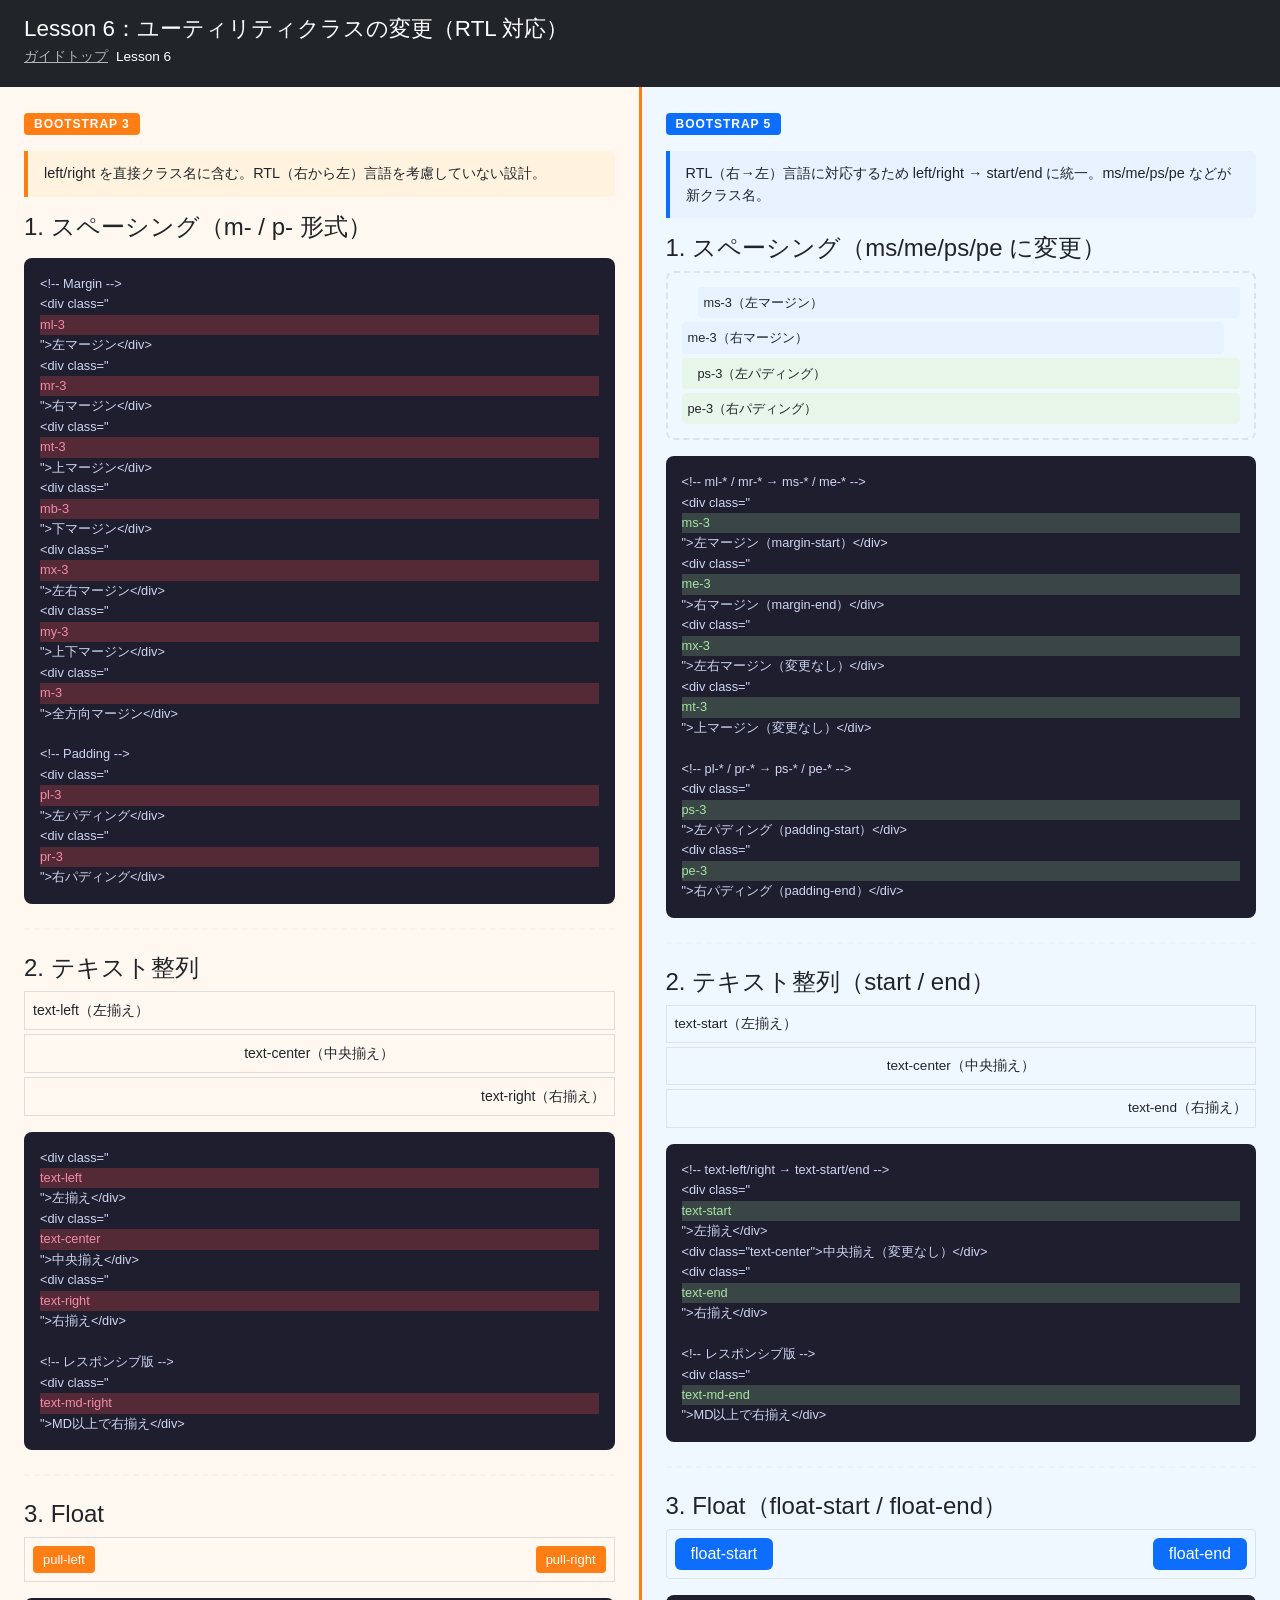
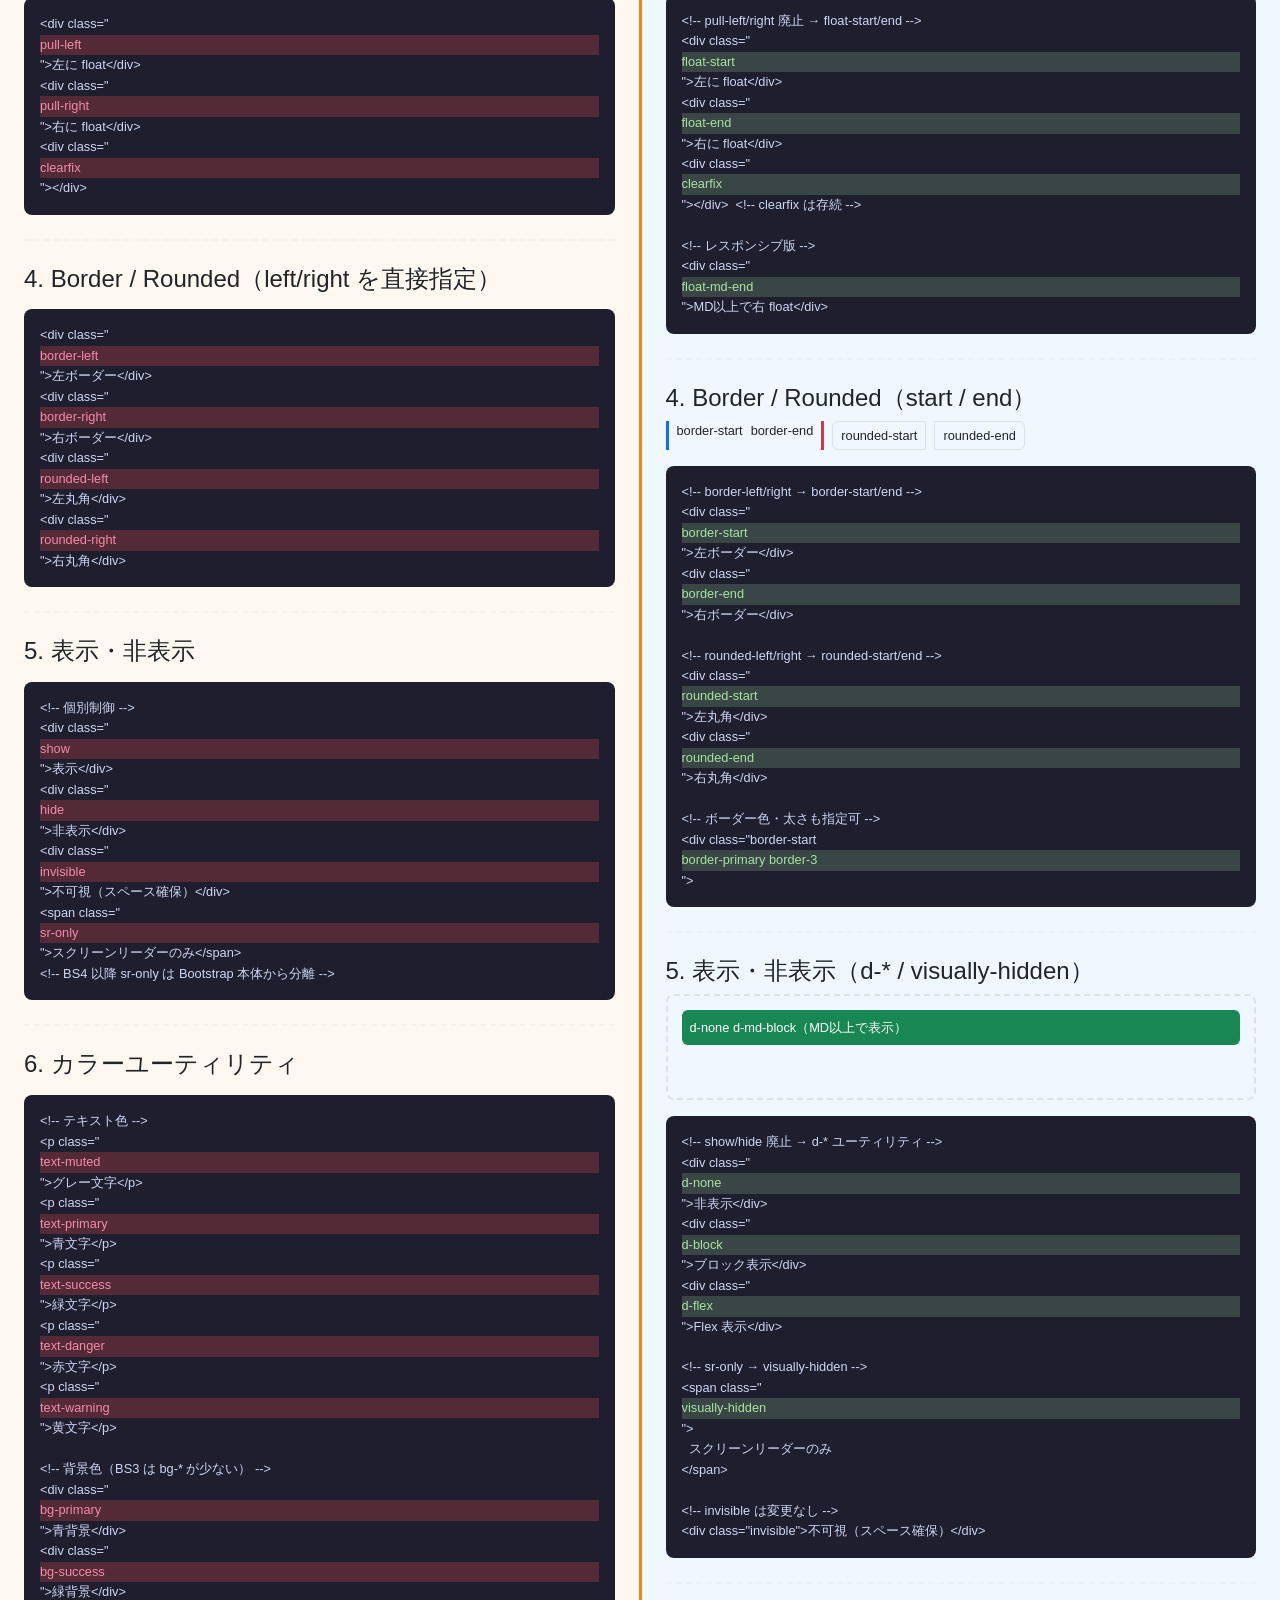
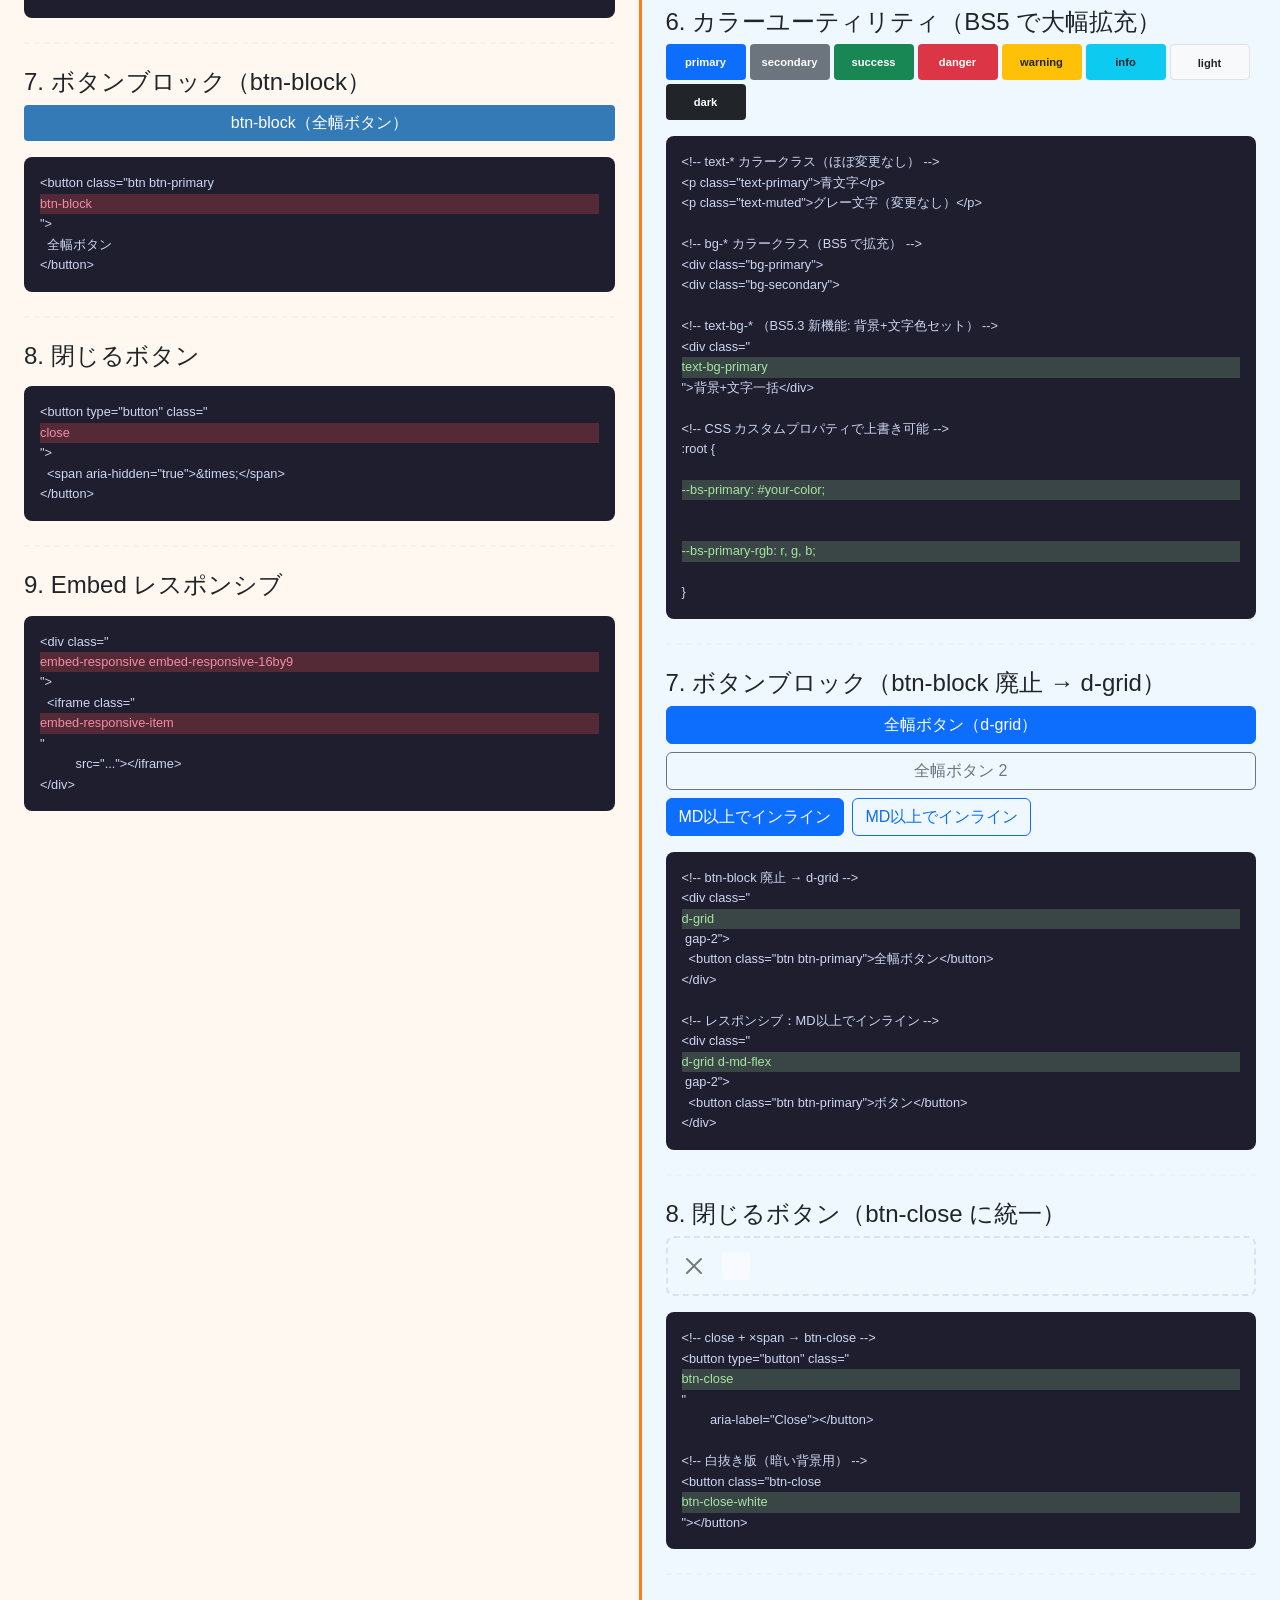
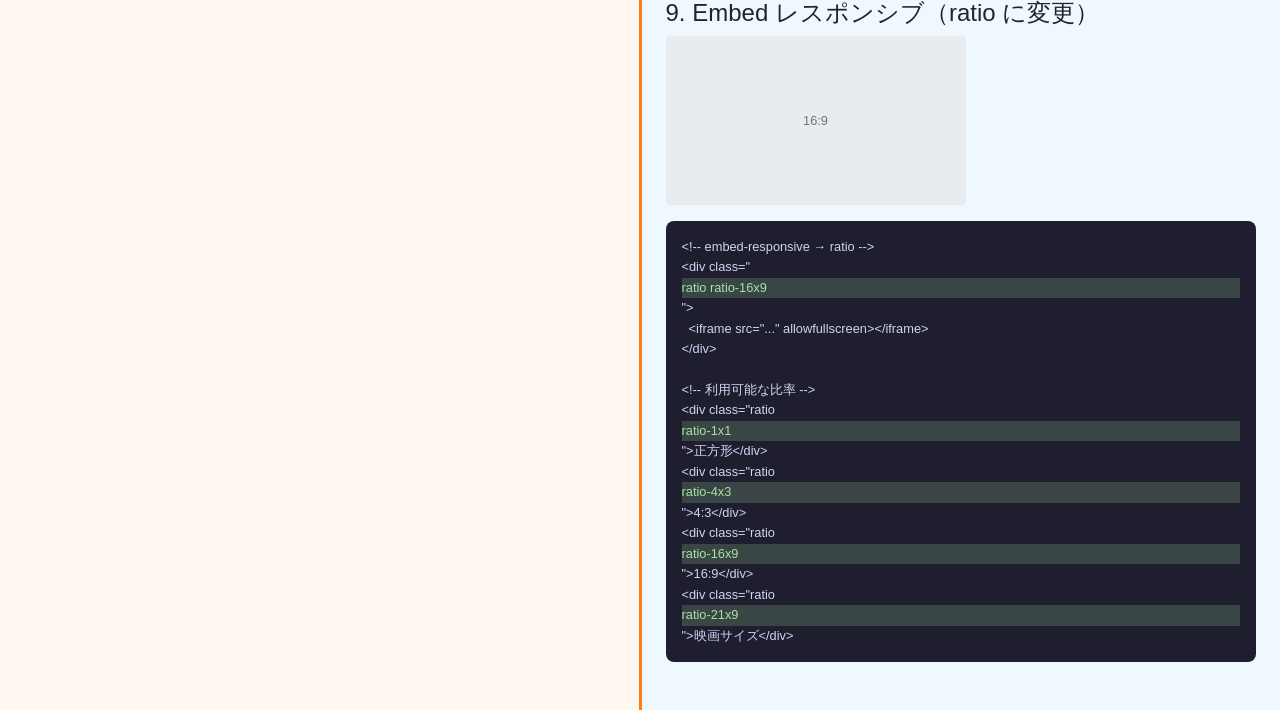
<file: lesson6/index.html>
<!DOCTYPE html>
<html lang="ja">
<head>
  <meta charset="UTF-8">
  <meta name="viewport" content="width=device-width, initial-scale=1.0">
  <title>Lesson 6: ユーティリティクラスの変更 | Bootstrap 移行ガイド</title>
  <link rel="stylesheet" href="../css/custom.css">
  <link rel="stylesheet" href="https://cdn.jsdelivr.net/npm/bootstrap@5.3.3/dist/css/bootstrap.min.css">
  <style>
    body { margin: 0; font-family: 'Segoe UI', sans-serif; }
    .demo-box { border:2px dashed #dee2e6; border-radius:8px; padding:14px; margin-bottom:14px; }
    .swatch { display:inline-block; width:80px; height:36px; border-radius:4px; line-height:36px; text-align:center; font-size:.7rem; font-weight:700; }

    /* BS3 ユーティリティシミュレート */
    .bs3-pull-left  { float:left !important; }
    .bs3-pull-right { float:right !important; }
    .bs3-text-left  { text-align:left !important; }
    .bs3-text-right { text-align:right !important; }
    .bs3-text-center { text-align:center !important; }
    .bs3-sr-only { position:absolute; width:1px; height:1px; padding:0; margin:-1px; overflow:hidden; clip:rect(0,0,0,0); border:0; }
    .bs3-show { display:block !important; }
    .bs3-hide { display:none !important; }
  </style>
</head>
<body>

<div class="compare-header">
  <h1>Lesson 6：ユーティリティクラスの変更（RTL 対応）</h1>
  <ol class="breadcrumb" style="background:transparent;padding:4px 0;margin:0;font-size:.85rem;">
    <li><a href="../index.html" style="color:#adb5bd;">ガイドトップ</a></li>
    <li style="color:#fff;padding-left:8px;">Lesson 6</li>
  </ol>
</div>

<div style="display:flex; min-height:calc(100vh - 64px);">

<!-- ===== LEFT: Bootstrap 3 ===== -->
<div class="pane pane-bs3" style="flex:1;overflow-y:auto;">
  <span class="pane-label">Bootstrap 3</span>
  <div class="note-box warn">left/right を直接クラス名に含む。RTL（右から左）言語を考慮していない設計。</div>

  <h4>1. スペーシング（m- / p- 形式）</h4>
  <div class="code-block">&lt;!-- Margin --&gt;
&lt;div class="<span class="hl-del">ml-3</span>"&gt;左マージン&lt;/div&gt;
&lt;div class="<span class="hl-del">mr-3</span>"&gt;右マージン&lt;/div&gt;
&lt;div class="<span class="hl-del">mt-3</span>"&gt;上マージン&lt;/div&gt;
&lt;div class="<span class="hl-del">mb-3</span>"&gt;下マージン&lt;/div&gt;
&lt;div class="<span class="hl-del">mx-3</span>"&gt;左右マージン&lt;/div&gt;
&lt;div class="<span class="hl-del">my-3</span>"&gt;上下マージン&lt;/div&gt;
&lt;div class="<span class="hl-del">m-3</span>"&gt;全方向マージン&lt;/div&gt;

&lt;!-- Padding --&gt;
&lt;div class="<span class="hl-del">pl-3</span>"&gt;左パディング&lt;/div&gt;
&lt;div class="<span class="hl-del">pr-3</span>"&gt;右パディング&lt;/div&gt;</div>

  <hr class="divider">

  <h4>2. テキスト整列</h4>
  <div style="font-size:14px;">
    <div class="bs3-text-left" style="border:1px solid #ddd;padding:8px;margin-bottom:4px;">text-left（左揃え）</div>
    <div class="bs3-text-center" style="border:1px solid #ddd;padding:8px;margin-bottom:4px;">text-center（中央揃え）</div>
    <div class="bs3-text-right" style="border:1px solid #ddd;padding:8px;margin-bottom:4px;">text-right（右揃え）</div>
  </div>
  <div class="code-block">&lt;div class="<span class="hl-del">text-left</span>"&gt;左揃え&lt;/div&gt;
&lt;div class="<span class="hl-del">text-center</span>"&gt;中央揃え&lt;/div&gt;
&lt;div class="<span class="hl-del">text-right</span>"&gt;右揃え&lt;/div&gt;

&lt;!-- レスポンシブ版 --&gt;
&lt;div class="<span class="hl-del">text-md-right</span>"&gt;MD以上で右揃え&lt;/div&gt;</div>

  <hr class="divider">

  <h4>3. Float</h4>
  <div style="overflow:hidden;border:1px solid #ddd;padding:8px;margin-bottom:8px;font-size:13px;">
    <div class="bs3-pull-left" style="background:#fd7e14;color:#fff;padding:4px 10px;border-radius:4px;">pull-left</div>
    <div class="bs3-pull-right" style="background:#fd7e14;color:#fff;padding:4px 10px;border-radius:4px;">pull-right</div>
  </div>
  <div class="code-block">&lt;div class="<span class="hl-del">pull-left</span>"&gt;左に float&lt;/div&gt;
&lt;div class="<span class="hl-del">pull-right</span>"&gt;右に float&lt;/div&gt;
&lt;div class="<span class="hl-del">clearfix</span>"&gt;&lt;/div&gt;</div>

  <hr class="divider">

  <h4>4. Border / Rounded（left/right を直接指定）</h4>
  <div class="code-block">&lt;div class="<span class="hl-del">border-left</span>"&gt;左ボーダー&lt;/div&gt;
&lt;div class="<span class="hl-del">border-right</span>"&gt;右ボーダー&lt;/div&gt;
&lt;div class="<span class="hl-del">rounded-left</span>"&gt;左丸角&lt;/div&gt;
&lt;div class="<span class="hl-del">rounded-right</span>"&gt;右丸角&lt;/div&gt;</div>

  <hr class="divider">

  <h4>5. 表示・非表示</h4>
  <div class="code-block">&lt;!-- 個別制御 --&gt;
&lt;div class="<span class="hl-del">show</span>"&gt;表示&lt;/div&gt;
&lt;div class="<span class="hl-del">hide</span>"&gt;非表示&lt;/div&gt;
&lt;div class="<span class="hl-del">invisible</span>"&gt;不可視（スペース確保）&lt;/div&gt;
&lt;span class="<span class="hl-del">sr-only</span>"&gt;スクリーンリーダーのみ&lt;/span&gt;
&lt;!-- BS4 以降 sr-only は Bootstrap 本体から分離 --&gt;</div>

  <hr class="divider">

  <h4>6. カラーユーティリティ</h4>
  <div class="code-block">&lt;!-- テキスト色 --&gt;
&lt;p class="<span class="hl-del">text-muted</span>"&gt;グレー文字&lt;/p&gt;
&lt;p class="<span class="hl-del">text-primary</span>"&gt;青文字&lt;/p&gt;
&lt;p class="<span class="hl-del">text-success</span>"&gt;緑文字&lt;/p&gt;
&lt;p class="<span class="hl-del">text-danger</span>"&gt;赤文字&lt;/p&gt;
&lt;p class="<span class="hl-del">text-warning</span>"&gt;黄文字&lt;/p&gt;

&lt;!-- 背景色（BS3 は bg-* が少ない） --&gt;
&lt;div class="<span class="hl-del">bg-primary</span>"&gt;青背景&lt;/div&gt;
&lt;div class="<span class="hl-del">bg-success</span>"&gt;緑背景&lt;/div&gt;</div>

  <hr class="divider">

  <h4>7. ボタンブロック（btn-block）</h4>
  <button style="display:block;width:100%;padding:6px 12px;background:#337ab7;color:#fff;border:none;border-radius:4px;margin-bottom:6px;">btn-block（全幅ボタン）</button>
  <div class="code-block">&lt;button class="btn btn-primary <span class="hl-del">btn-block</span>"&gt;
  全幅ボタン
&lt;/button&gt;</div>

  <hr class="divider">

  <h4>8. 閉じるボタン</h4>
  <div class="code-block">&lt;button type="button" class="<span class="hl-del">close</span>"&gt;
  &lt;span aria-hidden="true"&gt;&amp;times;&lt;/span&gt;
&lt;/button&gt;</div>

  <hr class="divider">

  <h4>9. Embed レスポンシブ</h4>
  <div class="code-block">&lt;div class="<span class="hl-del">embed-responsive embed-responsive-16by9</span>"&gt;
  &lt;iframe class="<span class="hl-del">embed-responsive-item</span>"
          src="..."&gt;&lt;/iframe&gt;
&lt;/div&gt;</div>
</div>

<!-- ===== RIGHT: Bootstrap 5 ===== -->
<div class="pane pane-bs5" style="flex:1;overflow-y:auto;">
  <span class="pane-label">Bootstrap 5</span>
  <div class="note-box">RTL（右→左）言語に対応するため left/right → start/end に統一。ms/me/ps/pe などが新クラス名。</div>

  <h4>1. スペーシング（ms/me/ps/pe に変更）</h4>
  <div class="demo-box">
    <div class="ms-3 mb-1" style="background:#e7f1ff;padding:6px;border-radius:4px;font-size:.8rem;">ms-3（左マージン）</div>
    <div class="me-3 mb-1" style="background:#e7f1ff;padding:6px;border-radius:4px;font-size:.8rem;">me-3（右マージン）</div>
    <div class="ps-3 mb-1" style="background:#e8f5e9;padding:6px;border-radius:4px;font-size:.8rem;">ps-3（左パディング）</div>
    <div class="pe-3"      style="background:#e8f5e9;padding:6px;border-radius:4px;font-size:.8rem;">pe-3（右パディング）</div>
  </div>
  <div class="code-block">&lt;!-- ml-* / mr-* → ms-* / me-* --&gt;
&lt;div class="<span class="hl-add">ms-3</span>"&gt;左マージン（margin-start）&lt;/div&gt;
&lt;div class="<span class="hl-add">me-3</span>"&gt;右マージン（margin-end）&lt;/div&gt;
&lt;div class="<span class="hl-add">mx-3</span>"&gt;左右マージン（変更なし）&lt;/div&gt;
&lt;div class="<span class="hl-add">mt-3</span>"&gt;上マージン（変更なし）&lt;/div&gt;

&lt;!-- pl-* / pr-* → ps-* / pe-* --&gt;
&lt;div class="<span class="hl-add">ps-3</span>"&gt;左パディング（padding-start）&lt;/div&gt;
&lt;div class="<span class="hl-add">pe-3</span>"&gt;右パディング（padding-end）&lt;/div&gt;</div>

  <hr class="divider">

  <h4>2. テキスト整列（start / end）</h4>
  <div class="text-start border p-2 mb-1" style="font-size:.85rem;">text-start（左揃え）</div>
  <div class="text-center border p-2 mb-1" style="font-size:.85rem;">text-center（中央揃え）</div>
  <div class="text-end border p-2 mb-2" style="font-size:.85rem;">text-end（右揃え）</div>
  <div class="code-block">&lt;!-- text-left/right → text-start/end --&gt;
&lt;div class="<span class="hl-add">text-start</span>"&gt;左揃え&lt;/div&gt;
&lt;div class="text-center"&gt;中央揃え（変更なし）&lt;/div&gt;
&lt;div class="<span class="hl-add">text-end</span>"&gt;右揃え&lt;/div&gt;

&lt;!-- レスポンシブ版 --&gt;
&lt;div class="<span class="hl-add">text-md-end</span>"&gt;MD以上で右揃え&lt;/div&gt;</div>

  <hr class="divider">

  <h4>3. Float（float-start / float-end）</h4>
  <div style="overflow:hidden;border:1px solid #dee2e6;padding:8px;margin-bottom:8px;border-radius:4px;">
    <div class="float-start bg-primary text-white px-3 py-1 rounded me-2">float-start</div>
    <div class="float-end bg-primary text-white px-3 py-1 rounded ms-2">float-end</div>
  </div>
  <div class="code-block">&lt;!-- pull-left/right 廃止 → float-start/end --&gt;
&lt;div class="<span class="hl-add">float-start</span>"&gt;左に float&lt;/div&gt;
&lt;div class="<span class="hl-add">float-end</span>"&gt;右に float&lt;/div&gt;
&lt;div class="<span class="hl-add">clearfix</span>"&gt;&lt;/div&gt;  &lt;!-- clearfix は存続 --&gt;

&lt;!-- レスポンシブ版 --&gt;
&lt;div class="<span class="hl-add">float-md-end</span>"&gt;MD以上で右 float&lt;/div&gt;</div>

  <hr class="divider">

  <h4>4. Border / Rounded（start / end）</h4>
  <div class="d-flex gap-2 flex-wrap mb-2">
    <div class="border-start border-primary border-3 ps-2" style="font-size:.8rem;">border-start</div>
    <div class="border-end border-danger border-3 pe-2" style="font-size:.8rem;">border-end</div>
    <div class="border rounded-start px-2 py-1" style="font-size:.8rem;">rounded-start</div>
    <div class="border rounded-end px-2 py-1" style="font-size:.8rem;">rounded-end</div>
  </div>
  <div class="code-block">&lt;!-- border-left/right → border-start/end --&gt;
&lt;div class="<span class="hl-add">border-start</span>"&gt;左ボーダー&lt;/div&gt;
&lt;div class="<span class="hl-add">border-end</span>"&gt;右ボーダー&lt;/div&gt;

&lt;!-- rounded-left/right → rounded-start/end --&gt;
&lt;div class="<span class="hl-add">rounded-start</span>"&gt;左丸角&lt;/div&gt;
&lt;div class="<span class="hl-add">rounded-end</span>"&gt;右丸角&lt;/div&gt;

&lt;!-- ボーダー色・太さも指定可 --&gt;
&lt;div class="border-start <span class="hl-add">border-primary border-3</span>"&gt;</div>

  <hr class="divider">

  <h4>5. 表示・非表示（d-* / visually-hidden）</h4>
  <div class="demo-box">
    <div class="d-none d-md-block bg-success text-white p-2 rounded mb-1" style="font-size:.8rem;">d-none d-md-block（MD以上で表示）</div>
    <span class="visually-hidden">このテキストはスクリーンリーダーのみ（visually-hidden）</span>
    <div class="invisible bg-warning p-2 rounded" style="font-size:.8rem;">invisible（不可視だがスペースを占有）</div>
  </div>
  <div class="code-block">&lt;!-- show/hide 廃止 → d-* ユーティリティ --&gt;
&lt;div class="<span class="hl-add">d-none</span>"&gt;非表示&lt;/div&gt;
&lt;div class="<span class="hl-add">d-block</span>"&gt;ブロック表示&lt;/div&gt;
&lt;div class="<span class="hl-add">d-flex</span>"&gt;Flex 表示&lt;/div&gt;

&lt;!-- sr-only → visually-hidden --&gt;
&lt;span class="<span class="hl-add">visually-hidden</span>"&gt;
  スクリーンリーダーのみ
&lt;/span&gt;

&lt;!-- invisible は変更なし --&gt;
&lt;div class="invisible"&gt;不可視（スペース確保）&lt;/div&gt;</div>

  <hr class="divider">

  <h4>6. カラーユーティリティ（BS5 で大幅拡充）</h4>
  <div class="d-flex flex-wrap gap-1 mb-2">
    <span class="swatch bg-primary text-white">primary</span>
    <span class="swatch bg-secondary text-white">secondary</span>
    <span class="swatch bg-success text-white">success</span>
    <span class="swatch bg-danger text-white">danger</span>
    <span class="swatch bg-warning text-dark">warning</span>
    <span class="swatch bg-info text-dark">info</span>
    <span class="swatch bg-light text-dark border">light</span>
    <span class="swatch bg-dark text-white">dark</span>
  </div>
  <div class="code-block">&lt;!-- text-* カラークラス（ほぼ変更なし） --&gt;
&lt;p class="text-primary"&gt;青文字&lt;/p&gt;
&lt;p class="text-muted"&gt;グレー文字（変更なし）&lt;/p&gt;

&lt;!-- bg-* カラークラス（BS5 で拡充） --&gt;
&lt;div class="bg-primary"&gt;
&lt;div class="bg-secondary"&gt;

&lt;!-- text-bg-* （BS5.3 新機能: 背景+文字色セット） --&gt;
&lt;div class="<span class="hl-add">text-bg-primary</span>"&gt;背景+文字一括&lt;/div&gt;

&lt;!-- CSS カスタムプロパティで上書き可能 --&gt;
:root {
  <span class="hl-add">--bs-primary: #your-color;</span>
  <span class="hl-add">--bs-primary-rgb: r, g, b;</span>
}</div>

  <hr class="divider">

  <h4>7. ボタンブロック（btn-block 廃止 → d-grid）</h4>
  <div class="d-grid gap-2 mb-2">
    <button class="btn btn-primary">全幅ボタン（d-grid）</button>
    <button class="btn btn-outline-secondary">全幅ボタン 2</button>
  </div>
  <div class="d-grid d-md-flex gap-2">
    <button class="btn btn-primary">MD以上でインライン</button>
    <button class="btn btn-outline-primary">MD以上でインライン</button>
  </div>
  <div class="code-block">&lt;!-- btn-block 廃止 → d-grid --&gt;
&lt;div class="<span class="hl-add">d-grid</span> gap-2"&gt;
  &lt;button class="btn btn-primary"&gt;全幅ボタン&lt;/button&gt;
&lt;/div&gt;

&lt;!-- レスポンシブ：MD以上でインライン --&gt;
&lt;div class="<span class="hl-add">d-grid d-md-flex</span> gap-2"&gt;
  &lt;button class="btn btn-primary"&gt;ボタン&lt;/button&gt;
&lt;/div&gt;</div>

  <hr class="divider">

  <h4>8. 閉じるボタン（btn-close に統一）</h4>
  <div class="demo-box d-flex gap-3 align-items-center">
    <button type="button" class="btn-close"></button>
    <button type="button" class="btn-close btn-close-white" style="background-color:#333;padding:6px;border-radius:4px;"></button>
  </div>
  <div class="code-block">&lt;!-- close + ×span → btn-close --&gt;
&lt;button type="button" class="<span class="hl-add">btn-close</span>"
        aria-label="Close"&gt;&lt;/button&gt;

&lt;!-- 白抜き版（暗い背景用） --&gt;
&lt;button class="btn-close <span class="hl-add">btn-close-white</span>"&gt;&lt;/button&gt;</div>

  <hr class="divider">

  <h4>9. Embed レスポンシブ（ratio に変更）</h4>
  <div class="ratio ratio-16x9 mb-2" style="max-width:300px;">
    <div style="background:#e9ecef;display:flex;align-items:center;justify-content:center;color:#6c757d;font-size:.8rem;border-radius:4px;">16:9</div>
  </div>
  <div class="code-block">&lt;!-- embed-responsive → ratio --&gt;
&lt;div class="<span class="hl-add">ratio ratio-16x9</span>"&gt;
  &lt;iframe src="..." allowfullscreen&gt;&lt;/iframe&gt;
&lt;/div&gt;

&lt;!-- 利用可能な比率 --&gt;
&lt;div class="ratio <span class="hl-add">ratio-1x1</span>"&gt;正方形&lt;/div&gt;
&lt;div class="ratio <span class="hl-add">ratio-4x3</span>"&gt;4:3&lt;/div&gt;
&lt;div class="ratio <span class="hl-add">ratio-16x9</span>"&gt;16:9&lt;/div&gt;
&lt;div class="ratio <span class="hl-add">ratio-21x9</span>"&gt;映画サイズ&lt;/div&gt;</div>
</div>

</div>
<script src="https://cdn.jsdelivr.net/npm/bootstrap@5.3.3/dist/js/bootstrap.bundle.min.js"></script>
</body>
</html>
</file>
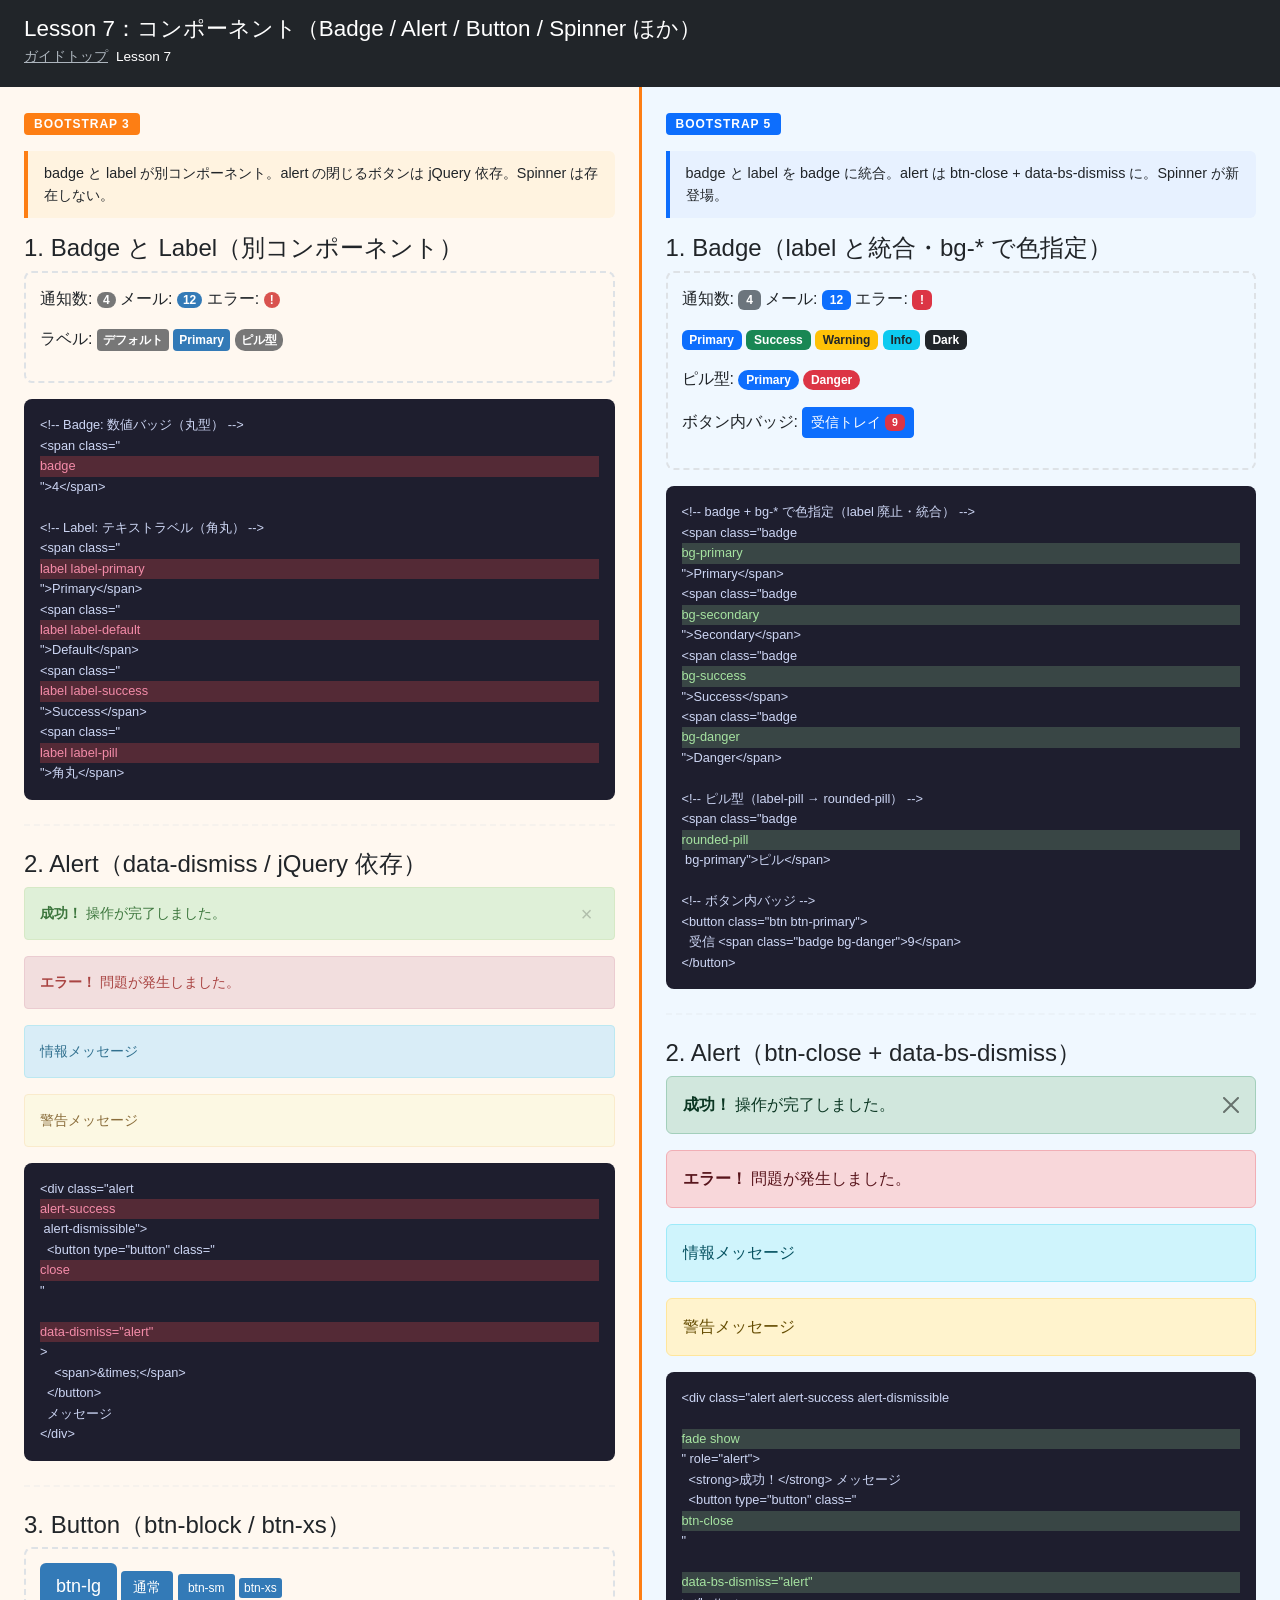
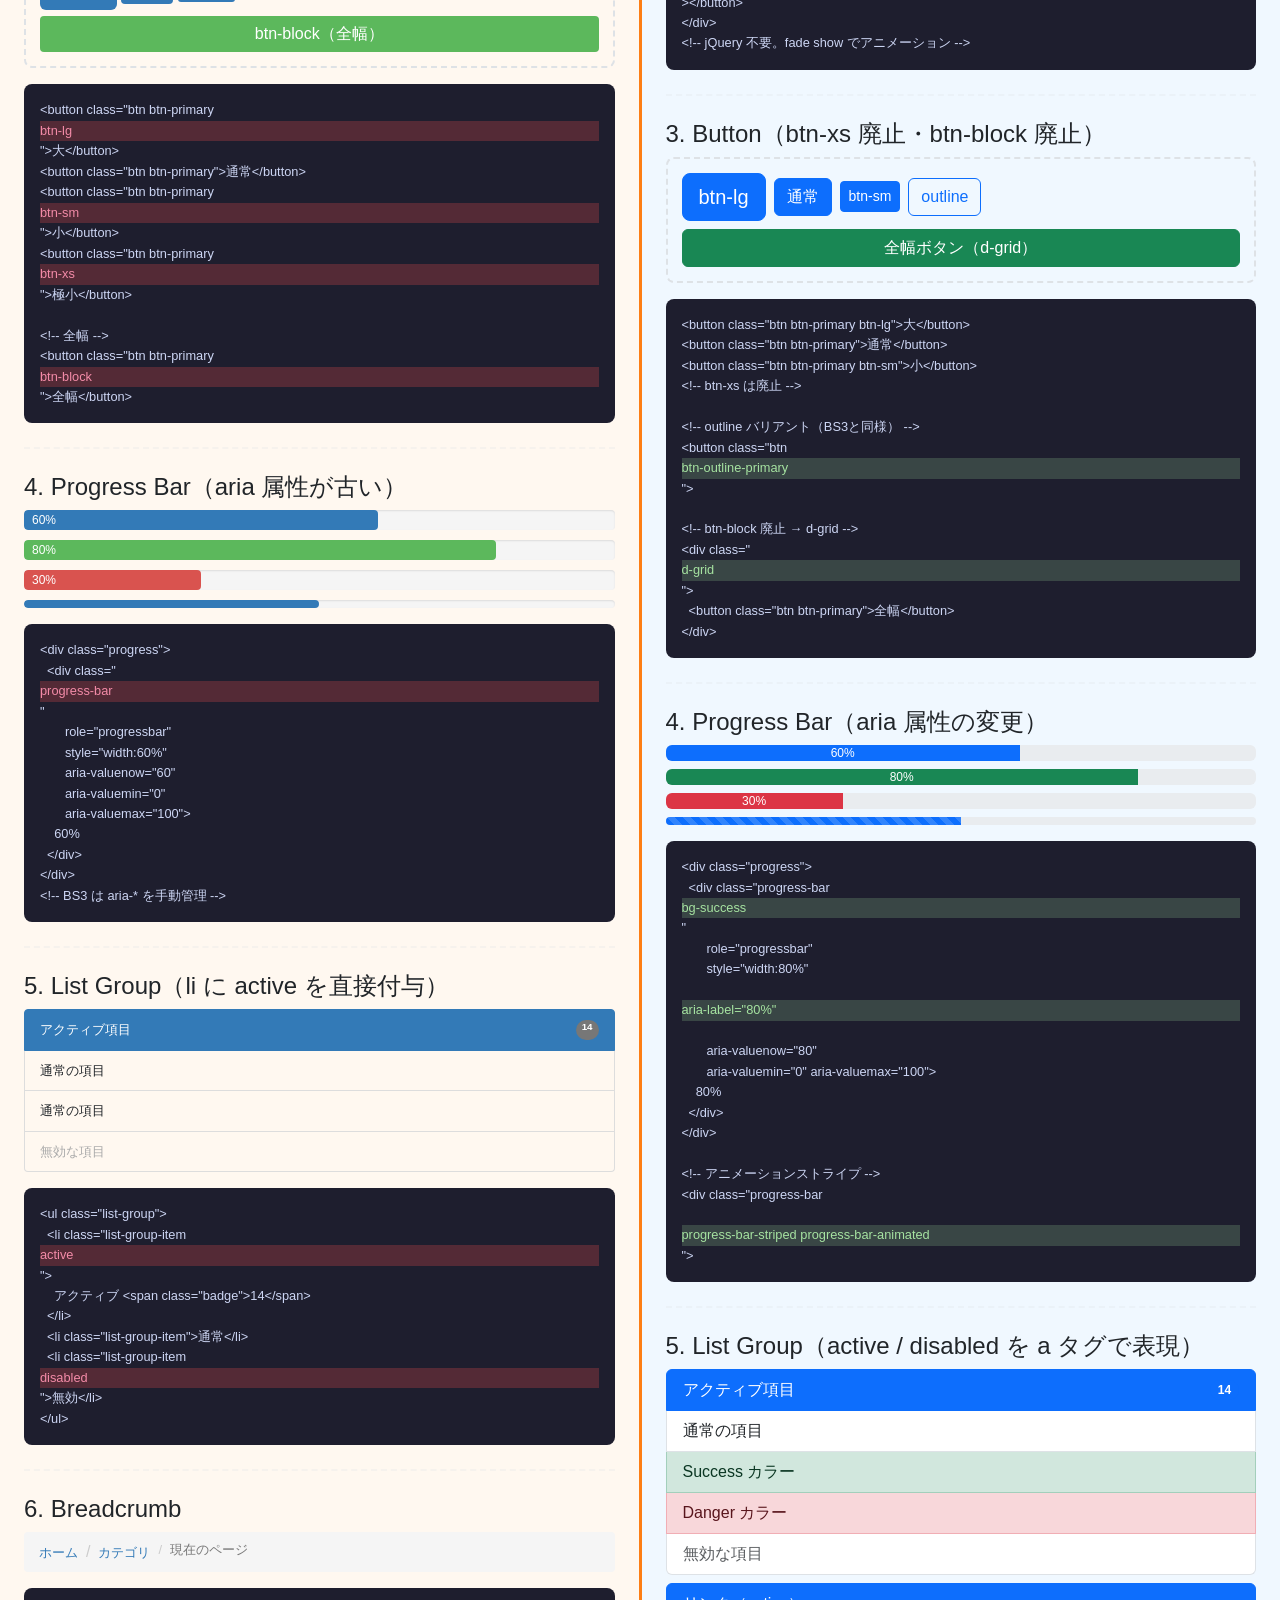
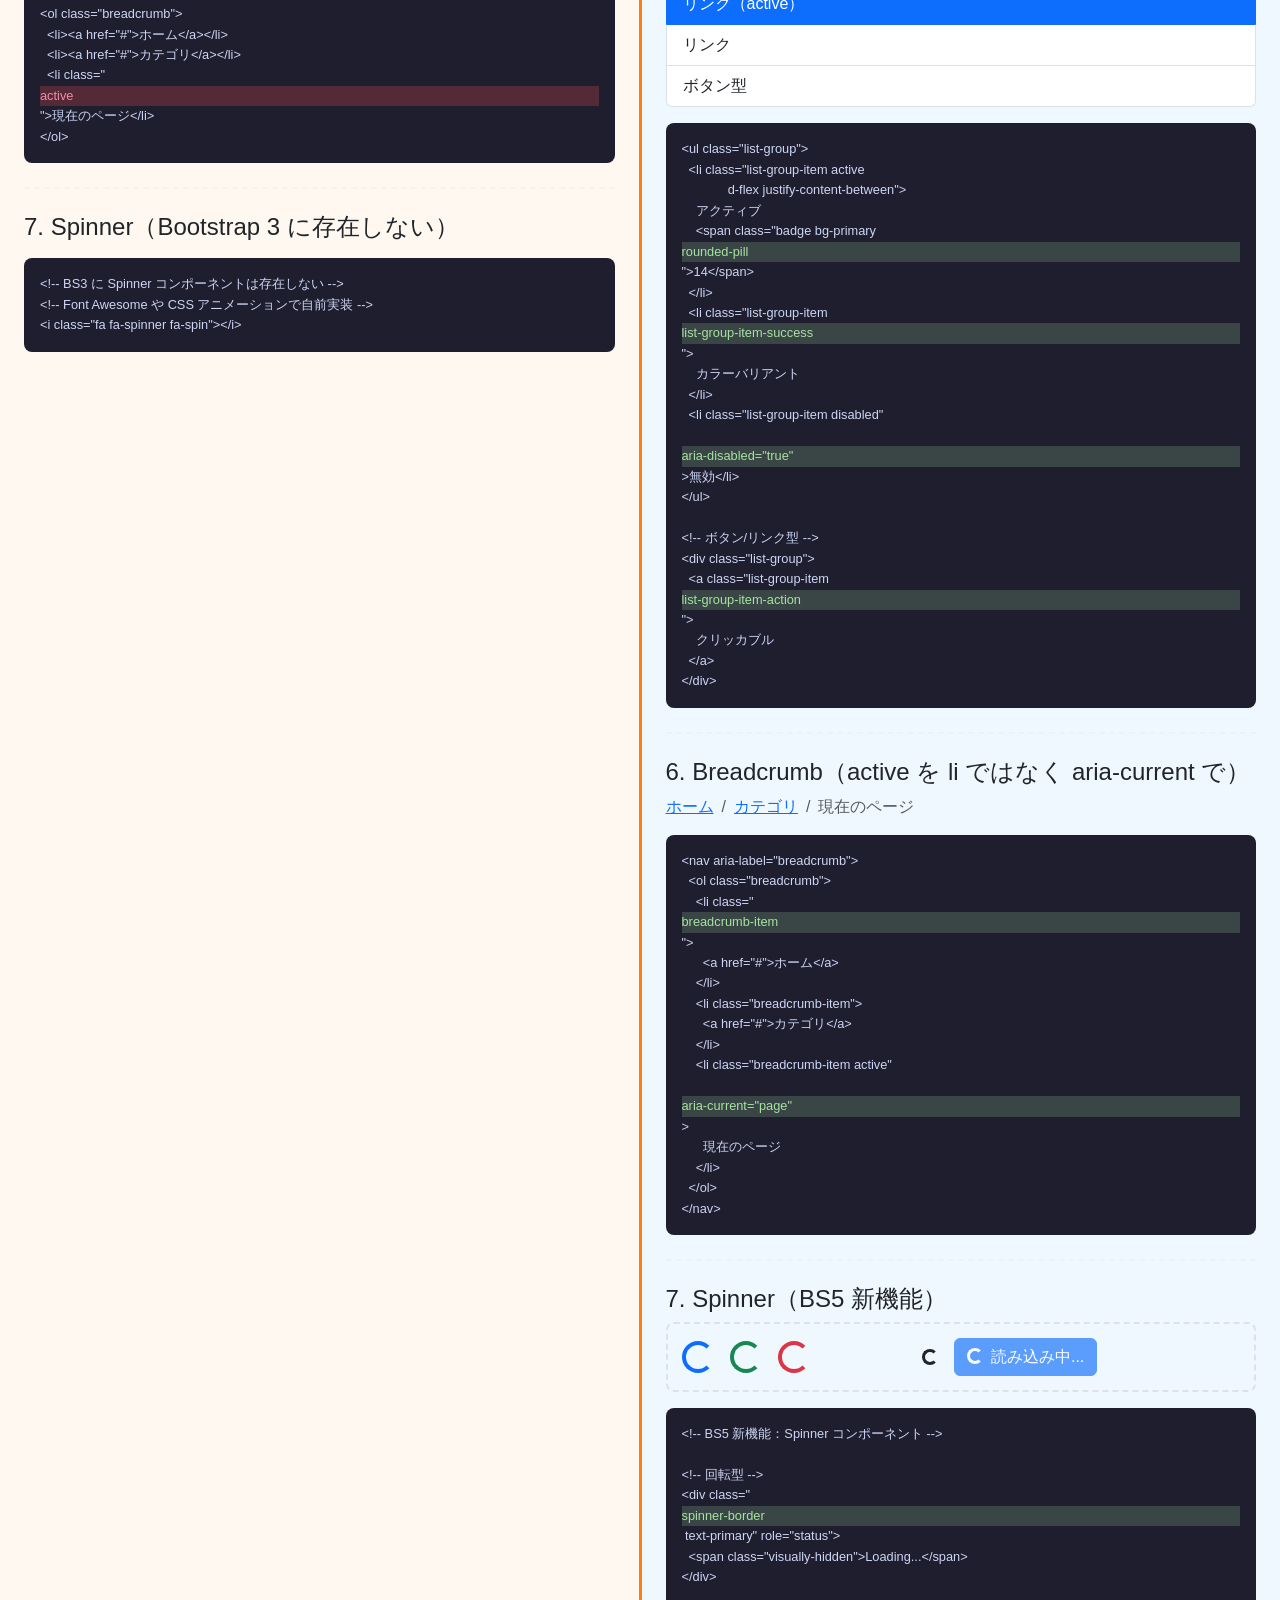
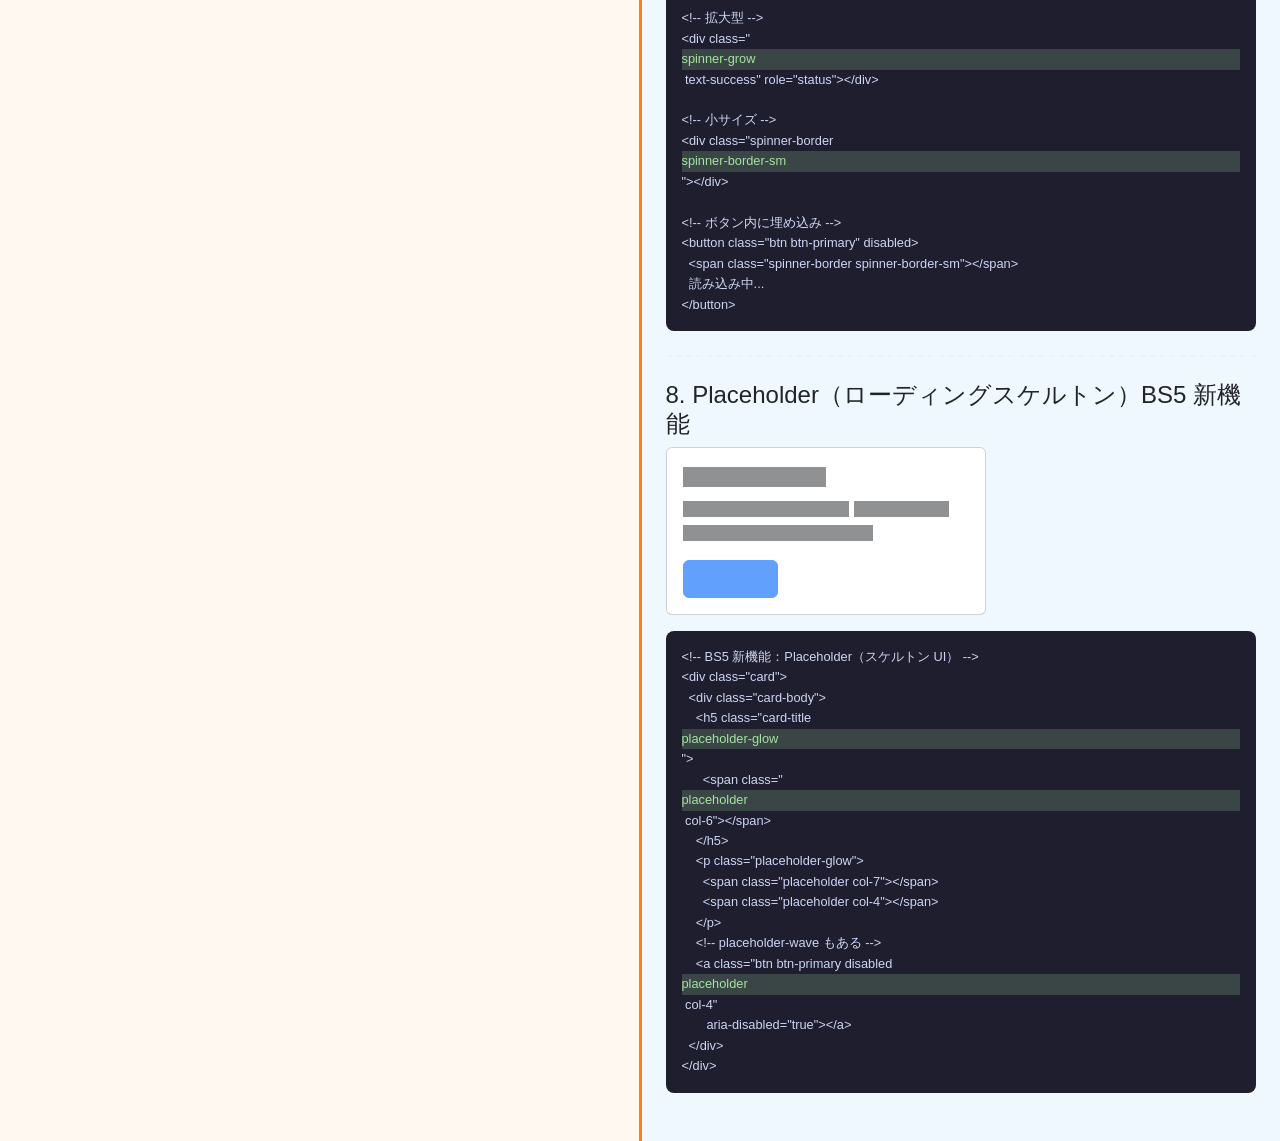
<file: lesson7/index.html>
<!DOCTYPE html>
<html lang="ja">
<head>
  <meta charset="UTF-8">
  <meta name="viewport" content="width=device-width, initial-scale=1.0">
  <title>Lesson 7: コンポーネント | Bootstrap 移行ガイド</title>
  <link rel="stylesheet" href="../css/custom.css">
  <link rel="stylesheet" href="https://cdn.jsdelivr.net/npm/bootstrap@5.3.3/dist/css/bootstrap.min.css">
  <style>
    body { margin: 0; font-family: 'Segoe UI', sans-serif; }
    .demo-box { border:2px dashed #dee2e6; border-radius:8px; padding:14px; margin-bottom:14px; }

    /* BS3 Badge */
    .bs3-badge { display:inline-block; padding:2px 6px; font-size:75%; font-weight:700; line-height:1; color:#fff; border-radius:10px; background:#777; }
    .bs3-badge.primary { background:#337ab7; }
    .bs3-badge.success { background:#5cb85c; }
    .bs3-badge.danger  { background:#d9534f; }
    .bs3-label { display:inline-block; padding:2px 6px; font-size:75%; font-weight:700; color:#fff; border-radius:4px; background:#777; }
    .bs3-label.primary { background:#337ab7; }
    .bs3-label.pill { border-radius:10px; }

    /* BS3 Alert */
    .bs3-alert { padding:15px; margin-bottom:16px; border:1px solid transparent; border-radius:4px; font-size:14px; }
    .bs3-alert.success { background:#dff0d8; border-color:#d6e9c6; color:#3c763d; }
    .bs3-alert.danger  { background:#f2dede; border-color:#ebccd1; color:#a94442; }
    .bs3-alert.info    { background:#d9edf7; border-color:#bce8f1; color:#31708f; }
    .bs3-alert.warning { background:#fcf8e3; border-color:#faebcc; color:#8a6d3b; }
    .bs3-alert .close  { float:right; font-size:20px; line-height:1; color:#000; opacity:.2; background:none; border:none; cursor:pointer; }

    /* BS3 Progress */
    .bs3-progress { background:#f5f5f5; border-radius:4px; overflow:hidden; height:20px; margin-bottom:10px; box-shadow:inset 0 1px 2px rgba(0,0,0,.1); }
    .bs3-progress .bar { height:100%; background:#337ab7; border-radius:4px; display:flex; align-items:center; padding:0 8px; color:#fff; font-size:12px; }
    .bs3-progress .bar.success { background:#5cb85c; }
    .bs3-progress .bar.danger  { background:#d9534f; }
    .bs3-progress .bar.warning { background:#f0ad4e; }

    /* BS3 List Group */
    .bs3-lg { list-style:none; padding:0; margin-bottom:10px; }
    .bs3-lg li { padding:10px 15px; border:1px solid #ddd; border-top:none; font-size:13px; display:flex; justify-content:space-between; }
    .bs3-lg li:first-child { border-top:1px solid #ddd; border-radius:4px 4px 0 0; }
    .bs3-lg li:last-child { border-radius:0 0 4px 4px; }
    .bs3-lg li.active { background:#337ab7; border-color:#337ab7; color:#fff; }

    /* BS3 Breadcrumb */
    .bs3-bc { background:#f5f5f5; padding:8px 15px; list-style:none; border-radius:4px; margin:0; display:flex; }
    .bs3-bc li + li::before { content:"/"; padding:0 8px; color:#ccc; }
    .bs3-bc li a { color:#337ab7; text-decoration:none; font-size:13px; }
    .bs3-bc li.active { color:#777; font-size:13px; }
  </style>
</head>
<body>

<div class="compare-header">
  <h1>Lesson 7：コンポーネント（Badge / Alert / Button / Spinner ほか）</h1>
  <ol class="breadcrumb" style="background:transparent;padding:4px 0;margin:0;font-size:.85rem;">
    <li><a href="../index.html" style="color:#adb5bd;">ガイドトップ</a></li>
    <li style="color:#fff;padding-left:8px;">Lesson 7</li>
  </ol>
</div>

<div style="display:flex; min-height:calc(100vh - 64px);">

<!-- ===== LEFT: Bootstrap 3 ===== -->
<div class="pane pane-bs3" style="flex:1;overflow-y:auto;">
  <span class="pane-label">Bootstrap 3</span>
  <div class="note-box warn">badge と label が別コンポーネント。alert の閉じるボタンは jQuery 依存。Spinner は存在しない。</div>

  <h4>1. Badge と Label（別コンポーネント）</h4>
  <div class="demo-box">
    <p>通知数: <span class="bs3-badge">4</span>
       メール: <span class="bs3-badge primary">12</span>
       エラー: <span class="bs3-badge danger">!</span></p>
    <p>ラベル:
      <span class="bs3-label">デフォルト</span>
      <span class="bs3-label primary">Primary</span>
      <span class="bs3-label pill">ピル型</span>
    </p>
  </div>
  <div class="code-block">&lt;!-- Badge: 数値バッジ（丸型） --&gt;
&lt;span class="<span class="hl-del">badge</span>"&gt;4&lt;/span&gt;

&lt;!-- Label: テキストラベル（角丸） --&gt;
&lt;span class="<span class="hl-del">label label-primary</span>"&gt;Primary&lt;/span&gt;
&lt;span class="<span class="hl-del">label label-default</span>"&gt;Default&lt;/span&gt;
&lt;span class="<span class="hl-del">label label-success</span>"&gt;Success&lt;/span&gt;
&lt;span class="<span class="hl-del">label label-pill</span>"&gt;角丸&lt;/span&gt;</div>

  <hr class="divider">

  <h4>2. Alert（data-dismiss / jQuery 依存）</h4>
  <div class="bs3-alert success">
    <button class="close">&times;</button>
    <strong>成功！</strong> 操作が完了しました。
  </div>
  <div class="bs3-alert danger">
    <strong>エラー！</strong> 問題が発生しました。
  </div>
  <div class="bs3-alert info">情報メッセージ</div>
  <div class="bs3-alert warning">警告メッセージ</div>
  <div class="code-block">&lt;div class="alert <span class="hl-del">alert-success</span> alert-dismissible"&gt;
  &lt;button type="button" class="<span class="hl-del">close</span>"
          <span class="hl-del">data-dismiss="alert"</span>&gt;
    &lt;span&gt;&amp;times;&lt;/span&gt;
  &lt;/button&gt;
  メッセージ
&lt;/div&gt;</div>

  <hr class="divider">

  <h4>3. Button（btn-block / btn-xs）</h4>
  <div class="demo-box">
    <button style="padding:10px 16px;font-size:18px;background:#337ab7;color:#fff;border:none;border-radius:6px;margin-bottom:6px;">btn-lg</button>
    <button style="padding:6px 12px;font-size:14px;background:#337ab7;color:#fff;border:none;border-radius:4px;margin-bottom:6px;">通常</button>
    <button style="padding:5px 10px;font-size:12px;background:#337ab7;color:#fff;border:none;border-radius:3px;margin-bottom:6px;">btn-sm</button>
    <button style="padding:1px 5px;font-size:12px;background:#337ab7;color:#fff;border:none;border-radius:3px;margin-bottom:6px;">btn-xs</button>
    <button style="display:block;width:100%;padding:6px;background:#5cb85c;color:#fff;border:none;border-radius:4px;">btn-block（全幅）</button>
  </div>
  <div class="code-block">&lt;button class="btn btn-primary <span class="hl-del">btn-lg</span>"&gt;大&lt;/button&gt;
&lt;button class="btn btn-primary"&gt;通常&lt;/button&gt;
&lt;button class="btn btn-primary <span class="hl-del">btn-sm</span>"&gt;小&lt;/button&gt;
&lt;button class="btn btn-primary <span class="hl-del">btn-xs</span>"&gt;極小&lt;/button&gt;

&lt;!-- 全幅 --&gt;
&lt;button class="btn btn-primary <span class="hl-del">btn-block</span>"&gt;全幅&lt;/button&gt;</div>

  <hr class="divider">

  <h4>4. Progress Bar（aria 属性が古い）</h4>
  <div class="bs3-progress"><div class="bar" style="width:60%">60%</div></div>
  <div class="bs3-progress"><div class="bar success" style="width:80%">80%</div></div>
  <div class="bs3-progress"><div class="bar danger"  style="width:30%">30%</div></div>
  <div class="bs3-progress" style="height:8px;"><div class="bar" style="width:50%;height:8px;"></div></div>
  <div class="code-block">&lt;div class="progress"&gt;
  &lt;div class="<span class="hl-del">progress-bar</span>"
       role="progressbar"
       style="width:60%"
       aria-valuenow="60"
       aria-valuemin="0"
       aria-valuemax="100"&gt;
    60%
  &lt;/div&gt;
&lt;/div&gt;
&lt;!-- BS3 は aria-* を手動管理 --&gt;</div>

  <hr class="divider">

  <h4>5. List Group（li に active を直接付与）</h4>
  <ul class="bs3-lg">
    <li class="active">アクティブ項目 <span class="bs3-badge">14</span></li>
    <li>通常の項目</li>
    <li>通常の項目</li>
    <li style="color:#aaa;">無効な項目</li>
  </ul>
  <div class="code-block">&lt;ul class="list-group"&gt;
  &lt;li class="list-group-item <span class="hl-del">active</span>"&gt;
    アクティブ &lt;span class="badge"&gt;14&lt;/span&gt;
  &lt;/li&gt;
  &lt;li class="list-group-item"&gt;通常&lt;/li&gt;
  &lt;li class="list-group-item <span class="hl-del">disabled</span>"&gt;無効&lt;/li&gt;
&lt;/ul&gt;</div>

  <hr class="divider">

  <h4>6. Breadcrumb</h4>
  <ul class="bs3-bc">
    <li><a href="#">ホーム</a></li>
    <li><a href="#">カテゴリ</a></li>
    <li class="active">現在のページ</li>
  </ul>
  <div class="code-block">&lt;ol class="breadcrumb"&gt;
  &lt;li&gt;&lt;a href="#"&gt;ホーム&lt;/a&gt;&lt;/li&gt;
  &lt;li&gt;&lt;a href="#"&gt;カテゴリ&lt;/a&gt;&lt;/li&gt;
  &lt;li class="<span class="hl-del">active</span>"&gt;現在のページ&lt;/li&gt;
&lt;/ol&gt;</div>

  <hr class="divider">

  <h4>7. Spinner（Bootstrap 3 に存在しない）</h4>
  <div class="code-block">&lt;!-- BS3 に Spinner コンポーネントは存在しない --&gt;
&lt;!-- Font Awesome や CSS アニメーションで自前実装 --&gt;
&lt;i class="fa fa-spinner fa-spin"&gt;&lt;/i&gt;</div>
</div>

<!-- ===== RIGHT: Bootstrap 5 ===== -->
<div class="pane pane-bs5" style="flex:1;overflow-y:auto;">
  <span class="pane-label">Bootstrap 5</span>
  <div class="note-box">badge と label を badge に統合。alert は btn-close + data-bs-dismiss に。Spinner が新登場。</div>

  <h4>1. Badge（label と統合・bg-* で色指定）</h4>
  <div class="demo-box">
    <p>通知数: <span class="badge bg-secondary">4</span>
       メール: <span class="badge bg-primary">12</span>
       エラー: <span class="badge bg-danger">!</span></p>
    <p>
      <span class="badge bg-primary">Primary</span>
      <span class="badge bg-success">Success</span>
      <span class="badge bg-warning text-dark">Warning</span>
      <span class="badge bg-info text-dark">Info</span>
      <span class="badge bg-dark">Dark</span>
    </p>
    <p>ピル型:
      <span class="badge rounded-pill bg-primary">Primary</span>
      <span class="badge rounded-pill bg-danger">Danger</span>
    </p>
    <p>ボタン内バッジ:
      <button class="btn btn-primary btn-sm">
        受信トレイ <span class="badge bg-danger">9</span>
      </button>
    </p>
  </div>
  <div class="code-block">&lt;!-- badge + bg-* で色指定（label 廃止・統合） --&gt;
&lt;span class="badge <span class="hl-add">bg-primary</span>"&gt;Primary&lt;/span&gt;
&lt;span class="badge <span class="hl-add">bg-secondary</span>"&gt;Secondary&lt;/span&gt;
&lt;span class="badge <span class="hl-add">bg-success</span>"&gt;Success&lt;/span&gt;
&lt;span class="badge <span class="hl-add">bg-danger</span>"&gt;Danger&lt;/span&gt;

&lt;!-- ピル型（label-pill → rounded-pill） --&gt;
&lt;span class="badge <span class="hl-add">rounded-pill</span> bg-primary"&gt;ピル&lt;/span&gt;

&lt;!-- ボタン内バッジ --&gt;
&lt;button class="btn btn-primary"&gt;
  受信 &lt;span class="badge bg-danger"&gt;9&lt;/span&gt;
&lt;/button&gt;</div>

  <hr class="divider">

  <h4>2. Alert（btn-close + data-bs-dismiss）</h4>
  <div class="alert alert-success alert-dismissible fade show" role="alert">
    <strong>成功！</strong> 操作が完了しました。
    <button type="button" class="btn-close" data-bs-dismiss="alert"></button>
  </div>
  <div class="alert alert-danger" role="alert"><strong>エラー！</strong> 問題が発生しました。</div>
  <div class="alert alert-info" role="alert">情報メッセージ</div>
  <div class="alert alert-warning" role="alert">警告メッセージ</div>
  <div class="code-block">&lt;div class="alert alert-success alert-dismissible
     <span class="hl-add">fade show</span>" role="alert"&gt;
  &lt;strong&gt;成功！&lt;/strong&gt; メッセージ
  &lt;button type="button" class="<span class="hl-add">btn-close</span>"
          <span class="hl-add">data-bs-dismiss="alert"</span>&gt;&lt;/button&gt;
&lt;/div&gt;
&lt;!-- jQuery 不要。fade show でアニメーション --&gt;</div>

  <hr class="divider">

  <h4>3. Button（btn-xs 廃止・btn-block 廃止）</h4>
  <div class="demo-box">
    <div class="d-flex flex-wrap gap-2 align-items-center mb-2">
      <button class="btn btn-primary btn-lg">btn-lg</button>
      <button class="btn btn-primary">通常</button>
      <button class="btn btn-primary btn-sm">btn-sm</button>
      <button class="btn btn-outline-primary">outline</button>
    </div>
    <div class="d-grid gap-2">
      <button class="btn btn-success">全幅ボタン（d-grid）</button>
    </div>
  </div>
  <div class="code-block">&lt;button class="btn btn-primary btn-lg"&gt;大&lt;/button&gt;
&lt;button class="btn btn-primary"&gt;通常&lt;/button&gt;
&lt;button class="btn btn-primary btn-sm"&gt;小&lt;/button&gt;
&lt;!-- btn-xs は廃止 --&gt;

&lt;!-- outline バリアント（BS3と同様） --&gt;
&lt;button class="btn <span class="hl-add">btn-outline-primary</span>"&gt;

&lt;!-- btn-block 廃止 → d-grid --&gt;
&lt;div class="<span class="hl-add">d-grid</span>"&gt;
  &lt;button class="btn btn-primary"&gt;全幅&lt;/button&gt;
&lt;/div&gt;</div>

  <hr class="divider">

  <h4>4. Progress Bar（aria 属性の変更）</h4>
  <div class="progress mb-2">
    <div class="progress-bar" style="width:60%">60%</div>
  </div>
  <div class="progress mb-2">
    <div class="progress-bar bg-success" style="width:80%">80%</div>
  </div>
  <div class="progress mb-2">
    <div class="progress-bar bg-danger" style="width:30%">30%</div>
  </div>
  <div class="progress mb-2" style="height:8px;">
    <div class="progress-bar progress-bar-striped progress-bar-animated" style="width:50%"></div>
  </div>
  <div class="code-block">&lt;div class="progress"&gt;
  &lt;div class="progress-bar <span class="hl-add">bg-success</span>"
       role="progressbar"
       style="width:80%"
       <span class="hl-add">aria-label="80%"</span>
       aria-valuenow="80"
       aria-valuemin="0" aria-valuemax="100"&gt;
    80%
  &lt;/div&gt;
&lt;/div&gt;

&lt;!-- アニメーションストライプ --&gt;
&lt;div class="progress-bar
     <span class="hl-add">progress-bar-striped progress-bar-animated</span>"&gt;</div>

  <hr class="divider">

  <h4>5. List Group（active / disabled を a タグで表現）</h4>
  <ul class="list-group mb-2">
    <li class="list-group-item active d-flex justify-content-between align-items-center">
      アクティブ項目
      <span class="badge bg-primary rounded-pill">14</span>
    </li>
    <li class="list-group-item">通常の項目</li>
    <li class="list-group-item list-group-item-success">Success カラー</li>
    <li class="list-group-item list-group-item-danger">Danger カラー</li>
    <li class="list-group-item disabled" aria-disabled="true">無効な項目</li>
  </ul>
  <div class="list-group mb-2">
    <a href="#" class="list-group-item list-group-item-action active">リンク（active）</a>
    <a href="#" class="list-group-item list-group-item-action">リンク</a>
    <button class="list-group-item list-group-item-action">ボタン型</button>
  </div>
  <div class="code-block">&lt;ul class="list-group"&gt;
  &lt;li class="list-group-item active
             d-flex justify-content-between"&gt;
    アクティブ
    &lt;span class="badge bg-primary <span class="hl-add">rounded-pill</span>"&gt;14&lt;/span&gt;
  &lt;/li&gt;
  &lt;li class="list-group-item <span class="hl-add">list-group-item-success</span>"&gt;
    カラーバリアント
  &lt;/li&gt;
  &lt;li class="list-group-item disabled"
       <span class="hl-add">aria-disabled="true"</span>&gt;無効&lt;/li&gt;
&lt;/ul&gt;

&lt;!-- ボタン/リンク型 --&gt;
&lt;div class="list-group"&gt;
  &lt;a class="list-group-item <span class="hl-add">list-group-item-action</span>"&gt;
    クリッカブル
  &lt;/a&gt;
&lt;/div&gt;</div>

  <hr class="divider">

  <h4>6. Breadcrumb（active を li ではなく aria-current で）</h4>
  <nav aria-label="breadcrumb" class="mb-2">
    <ol class="breadcrumb">
      <li class="breadcrumb-item"><a href="#">ホーム</a></li>
      <li class="breadcrumb-item"><a href="#">カテゴリ</a></li>
      <li class="breadcrumb-item active" aria-current="page">現在のページ</li>
    </ol>
  </nav>
  <div class="code-block">&lt;nav aria-label="breadcrumb"&gt;
  &lt;ol class="breadcrumb"&gt;
    &lt;li class="<span class="hl-add">breadcrumb-item</span>"&gt;
      &lt;a href="#"&gt;ホーム&lt;/a&gt;
    &lt;/li&gt;
    &lt;li class="breadcrumb-item"&gt;
      &lt;a href="#"&gt;カテゴリ&lt;/a&gt;
    &lt;/li&gt;
    &lt;li class="breadcrumb-item active"
        <span class="hl-add">aria-current="page"</span>&gt;
      現在のページ
    &lt;/li&gt;
  &lt;/ol&gt;
&lt;/nav&gt;</div>

  <hr class="divider">

  <h4>7. Spinner（BS5 新機能）</h4>
  <div class="demo-box d-flex flex-wrap gap-3 align-items-center">
    <div class="spinner-border text-primary" role="status">
      <span class="visually-hidden">Loading...</span>
    </div>
    <div class="spinner-border text-success" role="status"></div>
    <div class="spinner-border text-danger" role="status"></div>
    <div class="spinner-grow text-primary" role="status"></div>
    <div class="spinner-grow text-warning" role="status"></div>
    <div class="spinner-border spinner-border-sm text-dark" role="status"></div>
    <button class="btn btn-primary" disabled>
      <span class="spinner-border spinner-border-sm me-1"></span>
      読み込み中...
    </button>
  </div>
  <div class="code-block">&lt;!-- BS5 新機能：Spinner コンポーネント --&gt;

&lt;!-- 回転型 --&gt;
&lt;div class="<span class="hl-add">spinner-border</span> text-primary" role="status"&gt;
  &lt;span class="visually-hidden"&gt;Loading...&lt;/span&gt;
&lt;/div&gt;

&lt;!-- 拡大型 --&gt;
&lt;div class="<span class="hl-add">spinner-grow</span> text-success" role="status"&gt;&lt;/div&gt;

&lt;!-- 小サイズ --&gt;
&lt;div class="spinner-border <span class="hl-add">spinner-border-sm</span>"&gt;&lt;/div&gt;

&lt;!-- ボタン内に埋め込み --&gt;
&lt;button class="btn btn-primary" disabled&gt;
  &lt;span class="spinner-border spinner-border-sm"&gt;&lt;/span&gt;
  読み込み中...
&lt;/button&gt;</div>

  <hr class="divider">

  <h4>8. Placeholder（ローディングスケルトン）BS5 新機能</h4>
  <div class="card mb-3" style="max-width:320px;">
    <div class="card-body">
      <h5 class="card-title placeholder-glow">
        <span class="placeholder col-6"></span>
      </h5>
      <p class="card-text placeholder-glow">
        <span class="placeholder col-7"></span>
        <span class="placeholder col-4"></span>
        <span class="placeholder col-8"></span>
      </p>
      <a class="btn btn-primary disabled placeholder col-4" aria-disabled="true"></a>
    </div>
  </div>
  <div class="code-block">&lt;!-- BS5 新機能：Placeholder（スケルトン UI） --&gt;
&lt;div class="card"&gt;
  &lt;div class="card-body"&gt;
    &lt;h5 class="card-title <span class="hl-add">placeholder-glow</span>"&gt;
      &lt;span class="<span class="hl-add">placeholder</span> col-6"&gt;&lt;/span&gt;
    &lt;/h5&gt;
    &lt;p class="placeholder-glow"&gt;
      &lt;span class="placeholder col-7"&gt;&lt;/span&gt;
      &lt;span class="placeholder col-4"&gt;&lt;/span&gt;
    &lt;/p&gt;
    &lt;!-- placeholder-wave もある --&gt;
    &lt;a class="btn btn-primary disabled <span class="hl-add">placeholder</span> col-4"
       aria-disabled="true"&gt;&lt;/a&gt;
  &lt;/div&gt;
&lt;/div&gt;</div>
</div>

</div>
<script src="https://cdn.jsdelivr.net/npm/bootstrap@5.3.3/dist/js/bootstrap.bundle.min.js"></script>
</body>
</html>
</file>
<file: css/custom.css>
/* 差分比較レイアウト共通スタイル */
body {
  font-family: 'Segoe UI', sans-serif;
}

.compare-header {
  background: #212529;
  color: #fff;
  padding: 16px 24px;
  margin-bottom: 0;
}

.compare-header h1 {
  font-size: 1.4rem;
  margin: 0;
}

.compare-header .breadcrumb {
  background: transparent;
  padding: 0;
  margin: 4px 0 0;
  font-size: 0.85rem;
}

.compare-header .breadcrumb a {
  color: #adb5bd;
}

.pane {
  padding: 24px;
  min-height: 100vh;
}

.pane-bs3 {
  background: #fff8f0;
  border-right: 3px solid #fd7e14;
}

.pane-bs5 {
  background: #f0f8ff;
}

.pane-label {
  display: inline-block;
  font-size: 0.75rem;
  font-weight: 700;
  letter-spacing: .08em;
  text-transform: uppercase;
  padding: 2px 10px;
  border-radius: 4px;
  margin-bottom: 16px;
}

.pane-bs3 .pane-label {
  background: #fd7e14;
  color: #fff;
}

.pane-bs5 .pane-label {
  background: #0d6efd;
  color: #fff;
}

/* コードブロック */
.code-block {
  background: #1e1e2e;
  color: #cdd6f4;
  border-radius: 8px;
  padding: 16px;
  font-size: 0.8rem;
  line-height: 1.6;
  overflow-x: auto;
  margin-top: 16px;
  margin-bottom: 24px;
  white-space: pre;
}

.code-block .hl-del {
  background: rgba(243, 76, 76, 0.25);
  color: #f38ba8;
  display: block;
}

.code-block .hl-add {
  background: rgba(166, 227, 161, 0.2);
  color: #a6e3a1;
  display: block;
}

.code-block .hl-attr {
  color: #cba6f7;
}

.code-block .hl-val {
  color: #a6e3a1;
}

.note-box {
  border-left: 4px solid #0d6efd;
  background: #e7f1ff;
  padding: 12px 16px;
  border-radius: 0 6px 6px 0;
  margin-bottom: 16px;
  font-size: 0.9rem;
}

.note-box.warn {
  border-color: #fd7e14;
  background: #fff3e0;
}

.divider {
  border: none;
  border-top: 2px dashed #dee2e6;
  margin: 24px 0;
}

/* トップページ */
.lesson-card {
  border: 1px solid #dee2e6;
  border-radius: 10px;
  padding: 20px;
  margin-bottom: 20px;
  text-decoration: none;
  color: inherit;
  display: block;
  transition: box-shadow 0.2s, transform 0.15s;
}

.lesson-card:hover {
  box-shadow: 0 4px 20px rgba(13, 110, 253, 0.15);
  transform: translateY(-2px);
  text-decoration: none;
  color: inherit;
}

.lesson-card .lesson-num {
  font-size: 2rem;
  font-weight: 800;
  color: #0d6efd;
  line-height: 1;
}

.lesson-card h3 {
  font-size: 1.1rem;
  margin: 6px 0 4px;
}

.lesson-card p {
  font-size: 0.85rem;
  color: #6c757d;
  margin: 0;
}

.tag {
  display: inline-block;
  font-size: 0.7rem;
  padding: 2px 8px;
  border-radius: 12px;
  background: #e9ecef;
  color: #495057;
  margin-right: 4px;
  margin-top: 6px;
}
</file>
